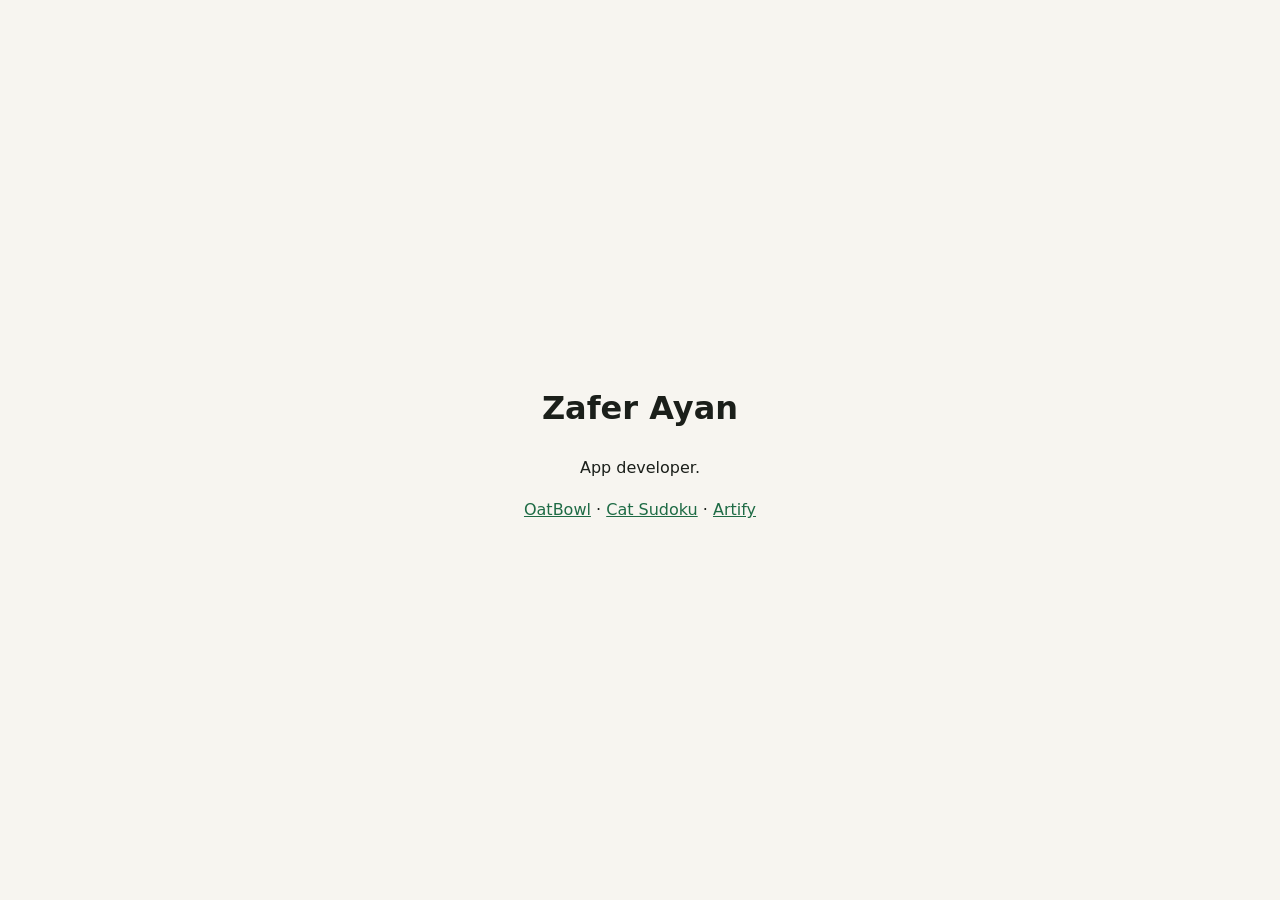
<file: index.html>
<!doctype html>
<html lang="en">
  <head>
    <meta charset="utf-8" />
    <meta name="viewport" content="width=device-width, initial-scale=1" />
    <title>Zafer Ayan</title>
    <style>
      body { margin: 0; min-height: 100vh; display: grid; place-items: center;
             font: 16px/1.6 -apple-system, system-ui, sans-serif; color: #1b1f1a; background: #f7f5f0; }
      main { padding: 24px; text-align: center; }
      a { color: #1e6b45; }
    </style>
  </head>
  <body>
    <main>
      <h1>Zafer Ayan</h1>
      <p>App developer.</p>
      <p><a href="/oatbowl-site/">OatBowl</a> · <a href="/cat-sudoku/">Cat Sudoku</a> · <a href="/artify/">Artify</a></p>
    </main>
  </body>
</html>
</file>
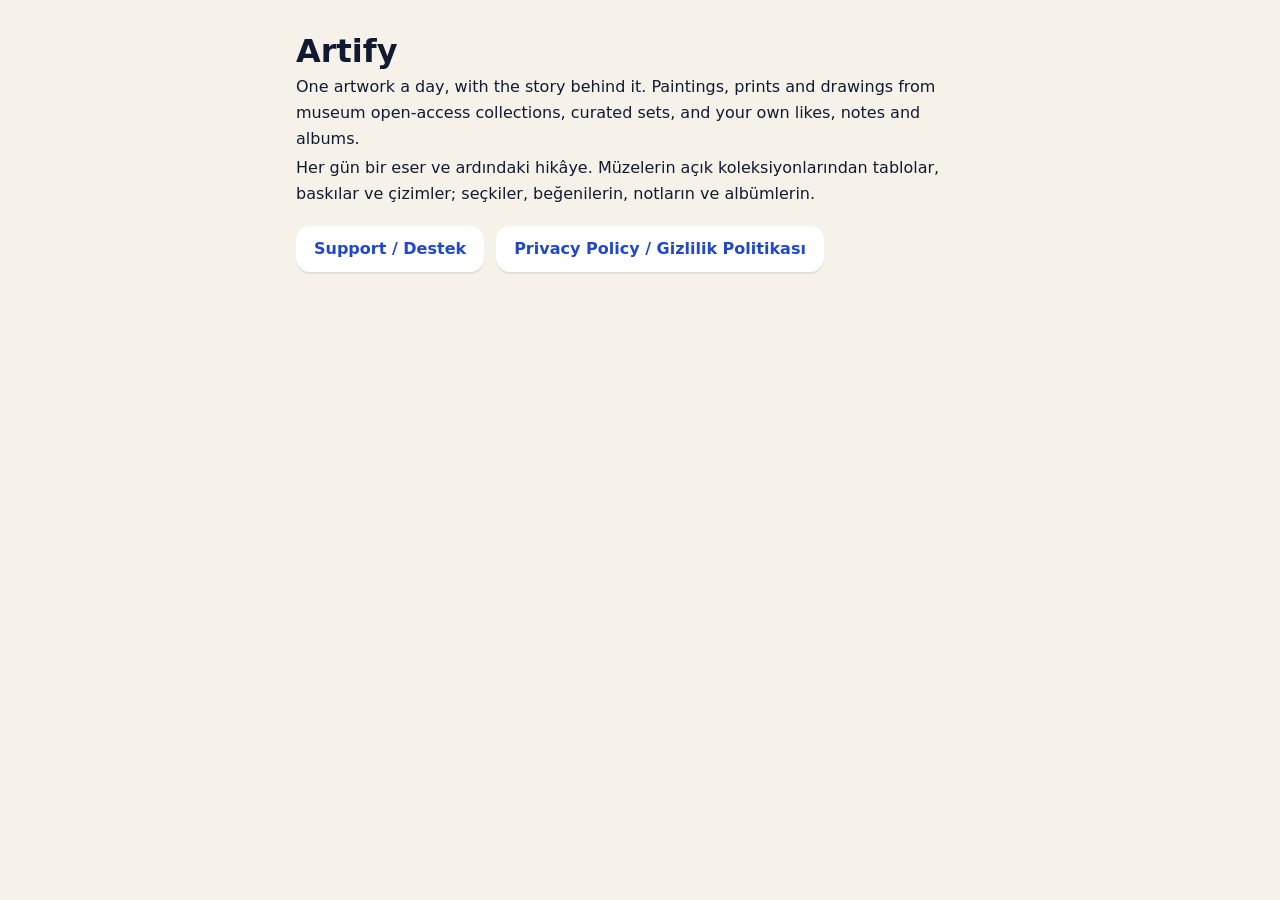
<file: artify/index.html>
<!doctype html>
<html lang="en">
  <head>
    <meta charset="utf-8" />
    <meta name="viewport" content="width=device-width, initial-scale=1" />
    <title>Artify – A masterpiece every day</title>
    <link rel="stylesheet" href="style.css" />
  </head>
  <body>
    <main>
      <h1>Artify</h1>
      <p>One artwork a day, with the story behind it. Paintings, prints and drawings from museum open-access collections, curated sets, and your own likes, notes and albums.</p>
      <p lang="tr">Her gün bir eser ve ardındaki hikâye. Müzelerin açık koleksiyonlarından tablolar, baskılar ve çizimler; seçkiler, beğenilerin, notların ve albümlerin.</p>
      <div class="links">
        <a href="support/">Support / Destek</a>
        <a href="privacy/">Privacy Policy / Gizlilik Politikası</a>
      </div>
    </main>
  </body>
</html>
</file>
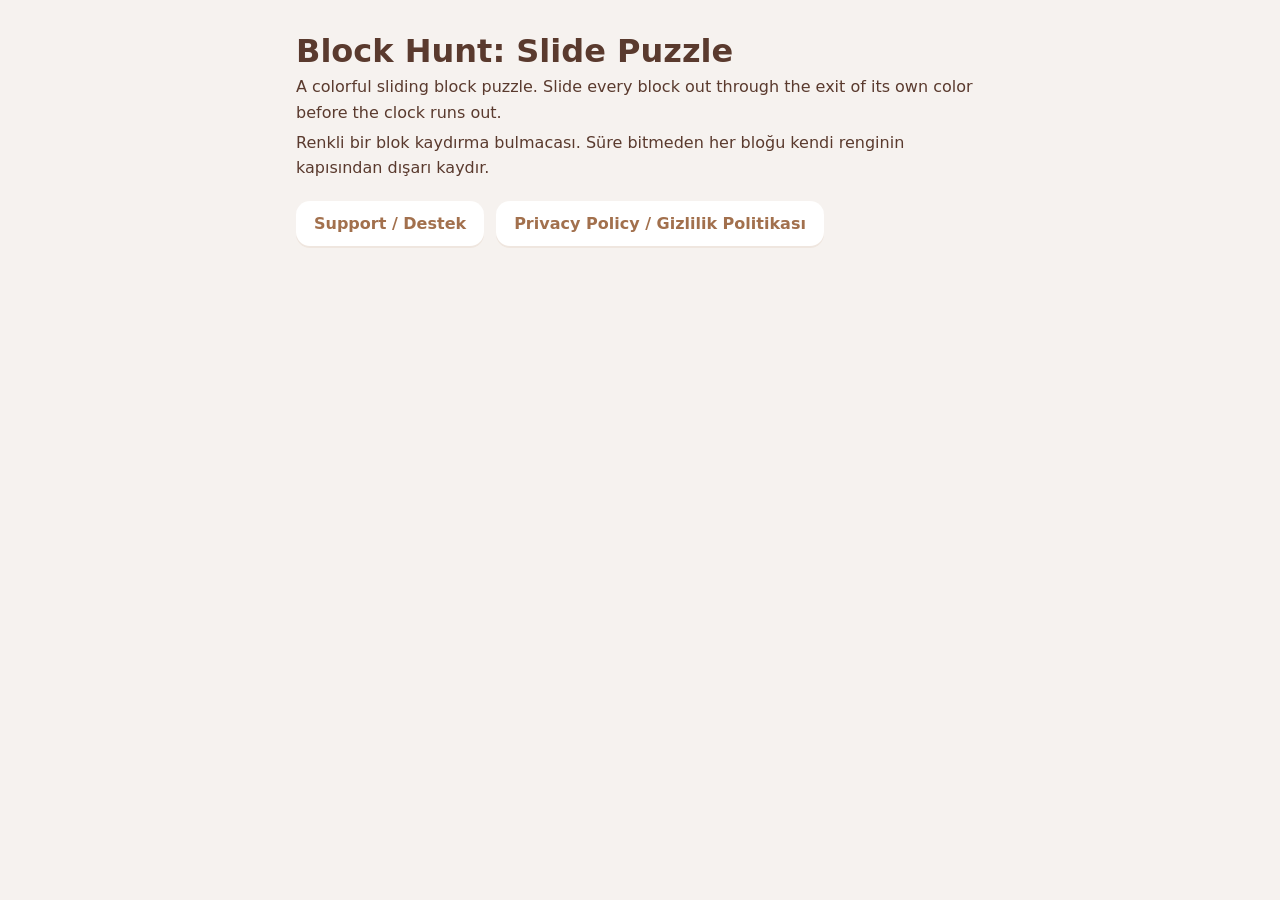
<file: block-hunt/index.html>
<!doctype html>
<html lang="en">
  <head>
    <meta charset="utf-8" />
    <meta name="viewport" content="width=device-width, initial-scale=1" />
    <title>Block Hunt: Slide Puzzle</title>
    <link rel="stylesheet" href="style.css" />
  </head>
  <body>
    <main>
      <h1>Block Hunt: Slide Puzzle</h1>
      <p>A colorful sliding block puzzle. Slide every block out through the exit of its own color before the clock runs out.</p>
      <p lang="tr">Renkli bir blok kaydırma bulmacası. Süre bitmeden her bloğu kendi renginin kapısından dışarı kaydır.</p>
      <div class="links">
        <a href="support/">Support / Destek</a>
        <a href="privacy/">Privacy Policy / Gizlilik Politikası</a>
      </div>
    </main>
  </body>
</html>
</file>
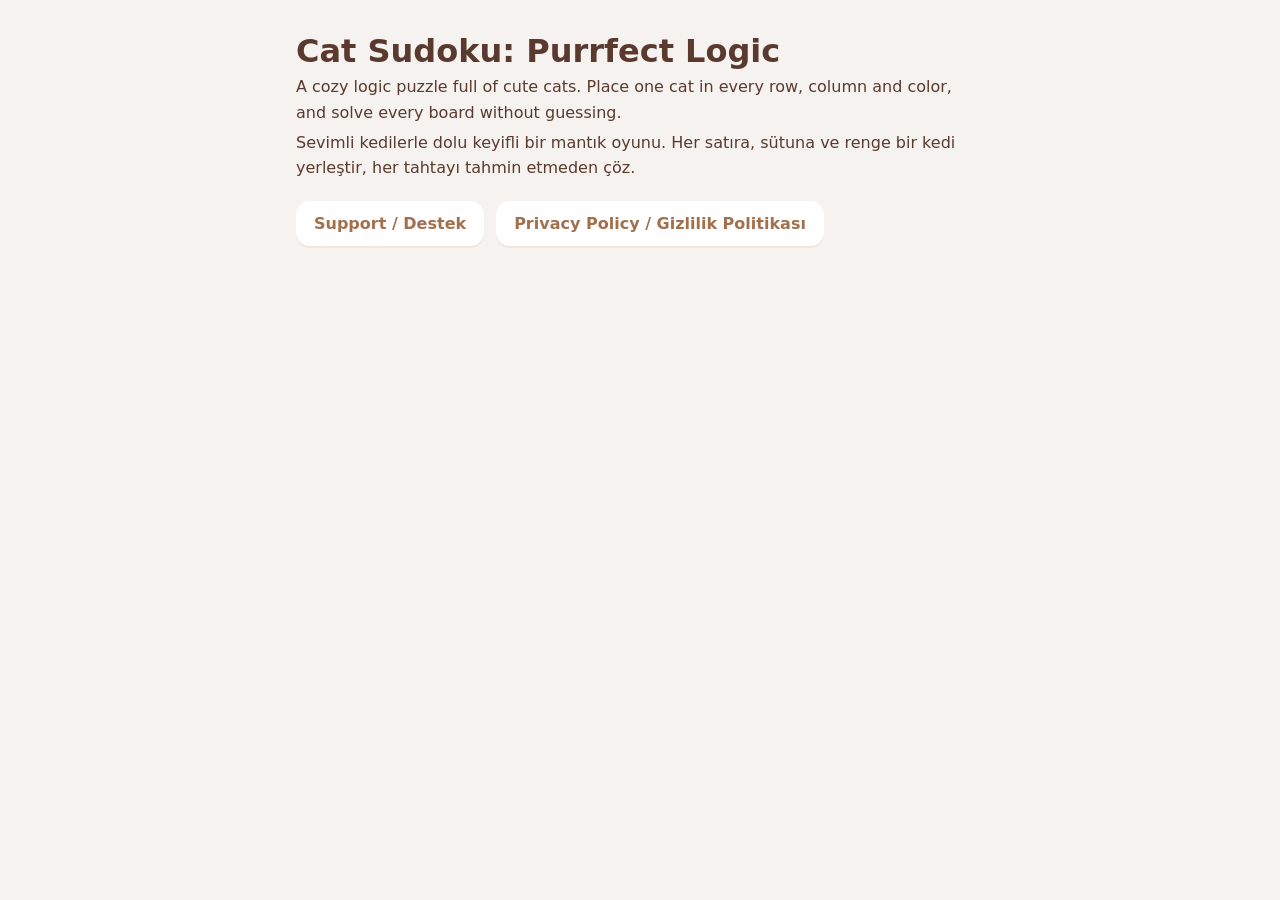
<file: cat-sudoku/index.html>
<!doctype html>
<html lang="en">
  <head>
    <meta charset="utf-8" />
    <meta name="viewport" content="width=device-width, initial-scale=1" />
    <title>Cat Sudoku: Purrfect Logic</title>
    <link rel="stylesheet" href="style.css" />
  </head>
  <body>
    <main>
      <h1>Cat Sudoku: Purrfect Logic</h1>
      <p>A cozy logic puzzle full of cute cats. Place one cat in every row, column and color, and solve every board without guessing.</p>
      <p lang="tr">Sevimli kedilerle dolu keyifli bir mantık oyunu. Her satıra, sütuna ve renge bir kedi yerleştir, her tahtayı tahmin etmeden çöz.</p>
      <div class="links">
        <a href="support/">Support / Destek</a>
        <a href="privacy/">Privacy Policy / Gizlilik Politikası</a>
      </div>
    </main>
  </body>
</html>
</file>
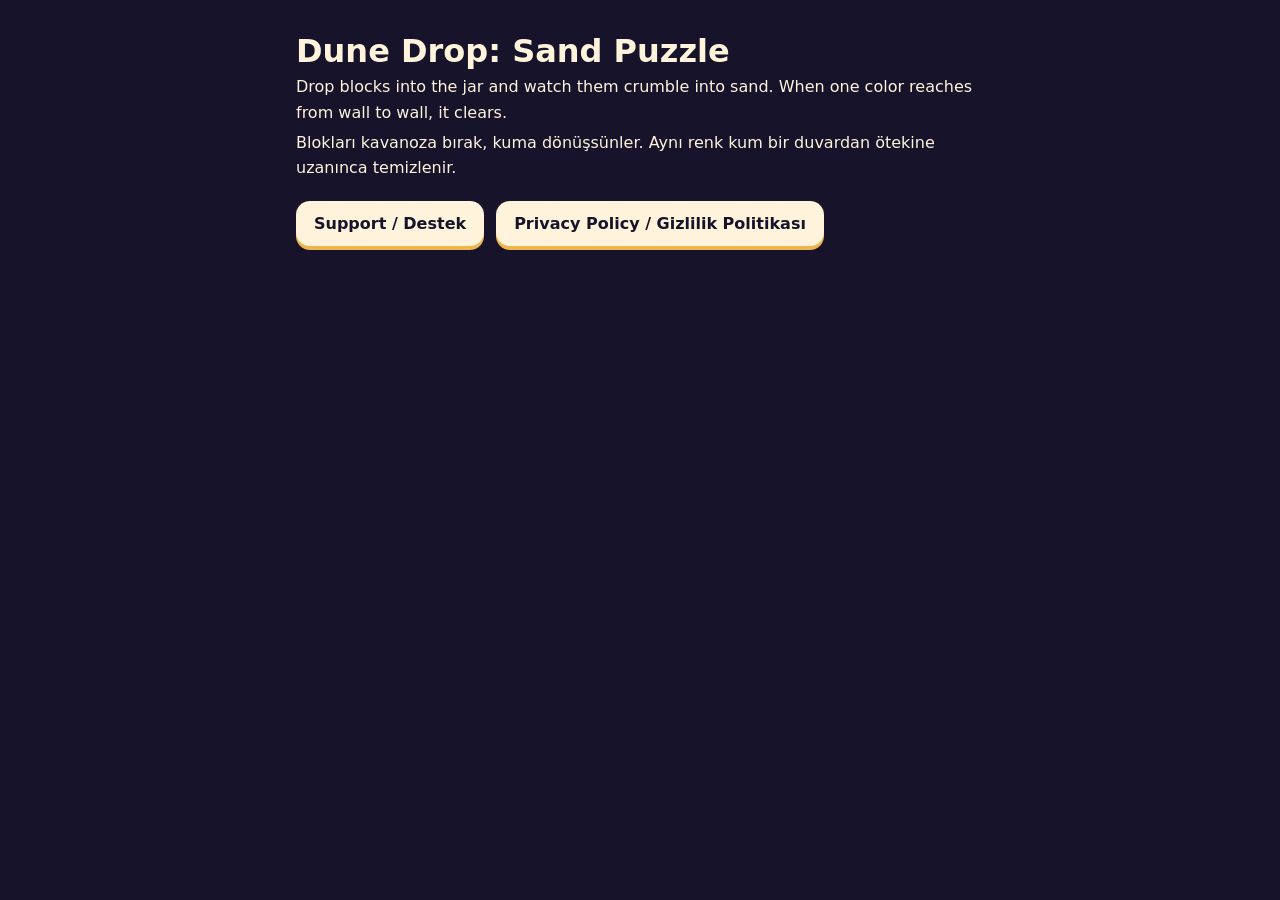
<file: dune-drop/index.html>
<!doctype html>
<html lang="en">
  <head>
    <meta charset="utf-8" />
    <meta name="viewport" content="width=device-width, initial-scale=1" />
    <title>Dune Drop: Sand Puzzle</title>
    <link rel="stylesheet" href="style.css" />
  </head>
  <body>
    <main>
      <h1>Dune Drop: Sand Puzzle</h1>
      <p>Drop blocks into the jar and watch them crumble into sand. When one color reaches from wall to wall, it clears.</p>
      <p lang="tr">Blokları kavanoza bırak, kuma dönüşsünler. Aynı renk kum bir duvardan ötekine uzanınca temizlenir.</p>
      <div class="links">
        <a href="support/">Support / Destek</a>
        <a href="privacy/">Privacy Policy / Gizlilik Politikası</a>
      </div>
    </main>
  </body>
</html>
</file>
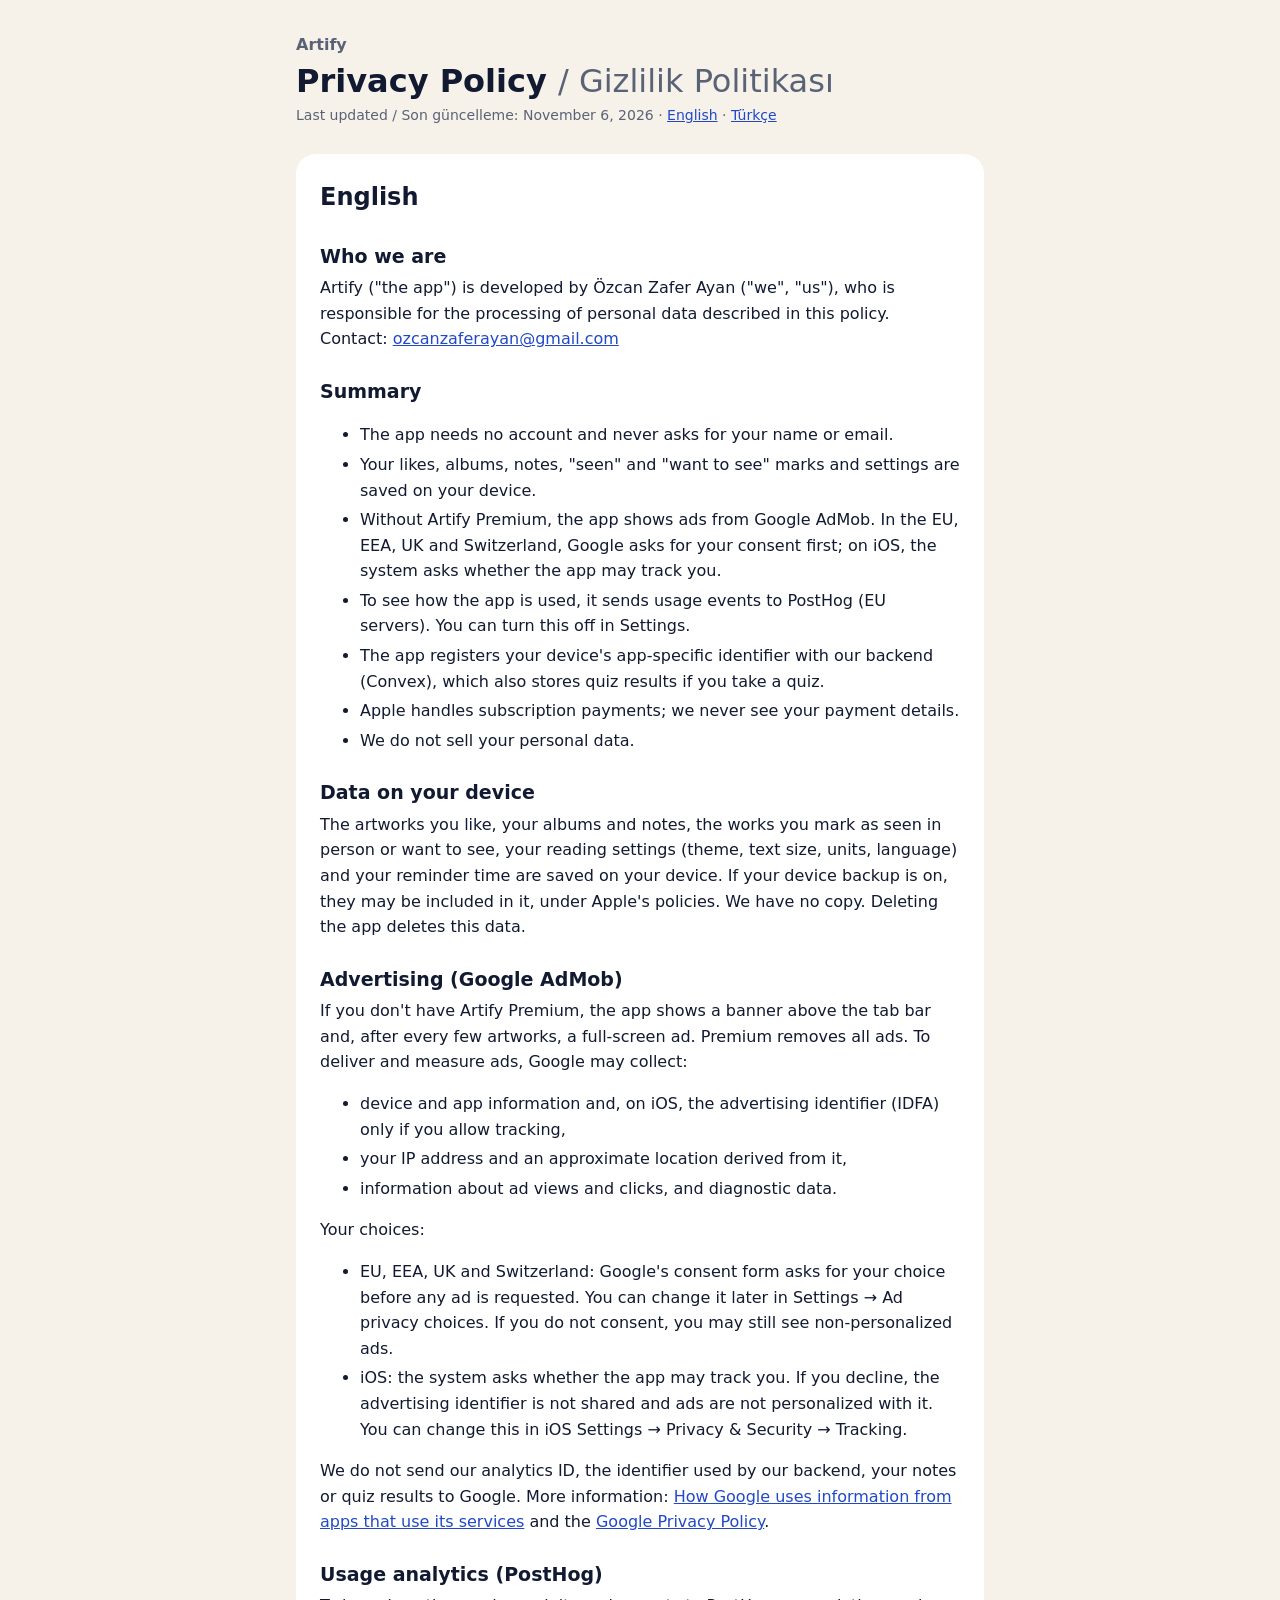
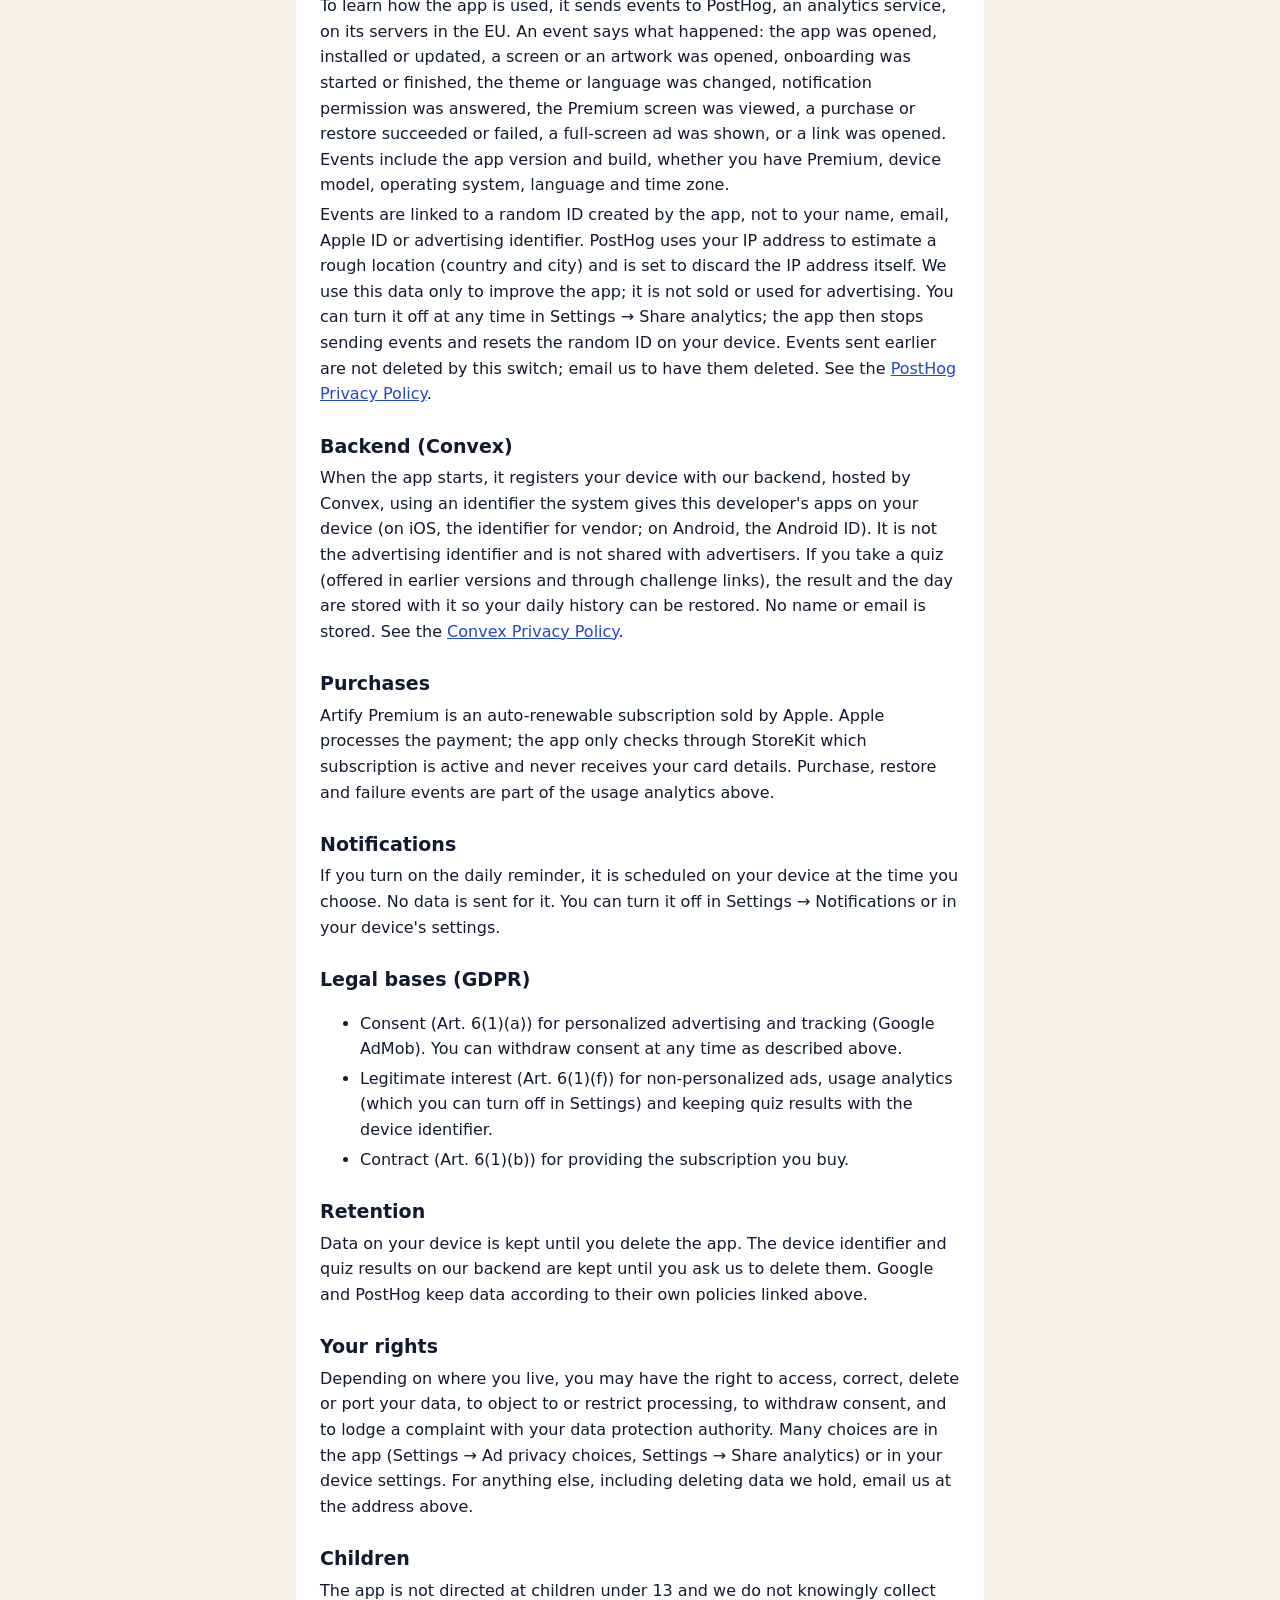
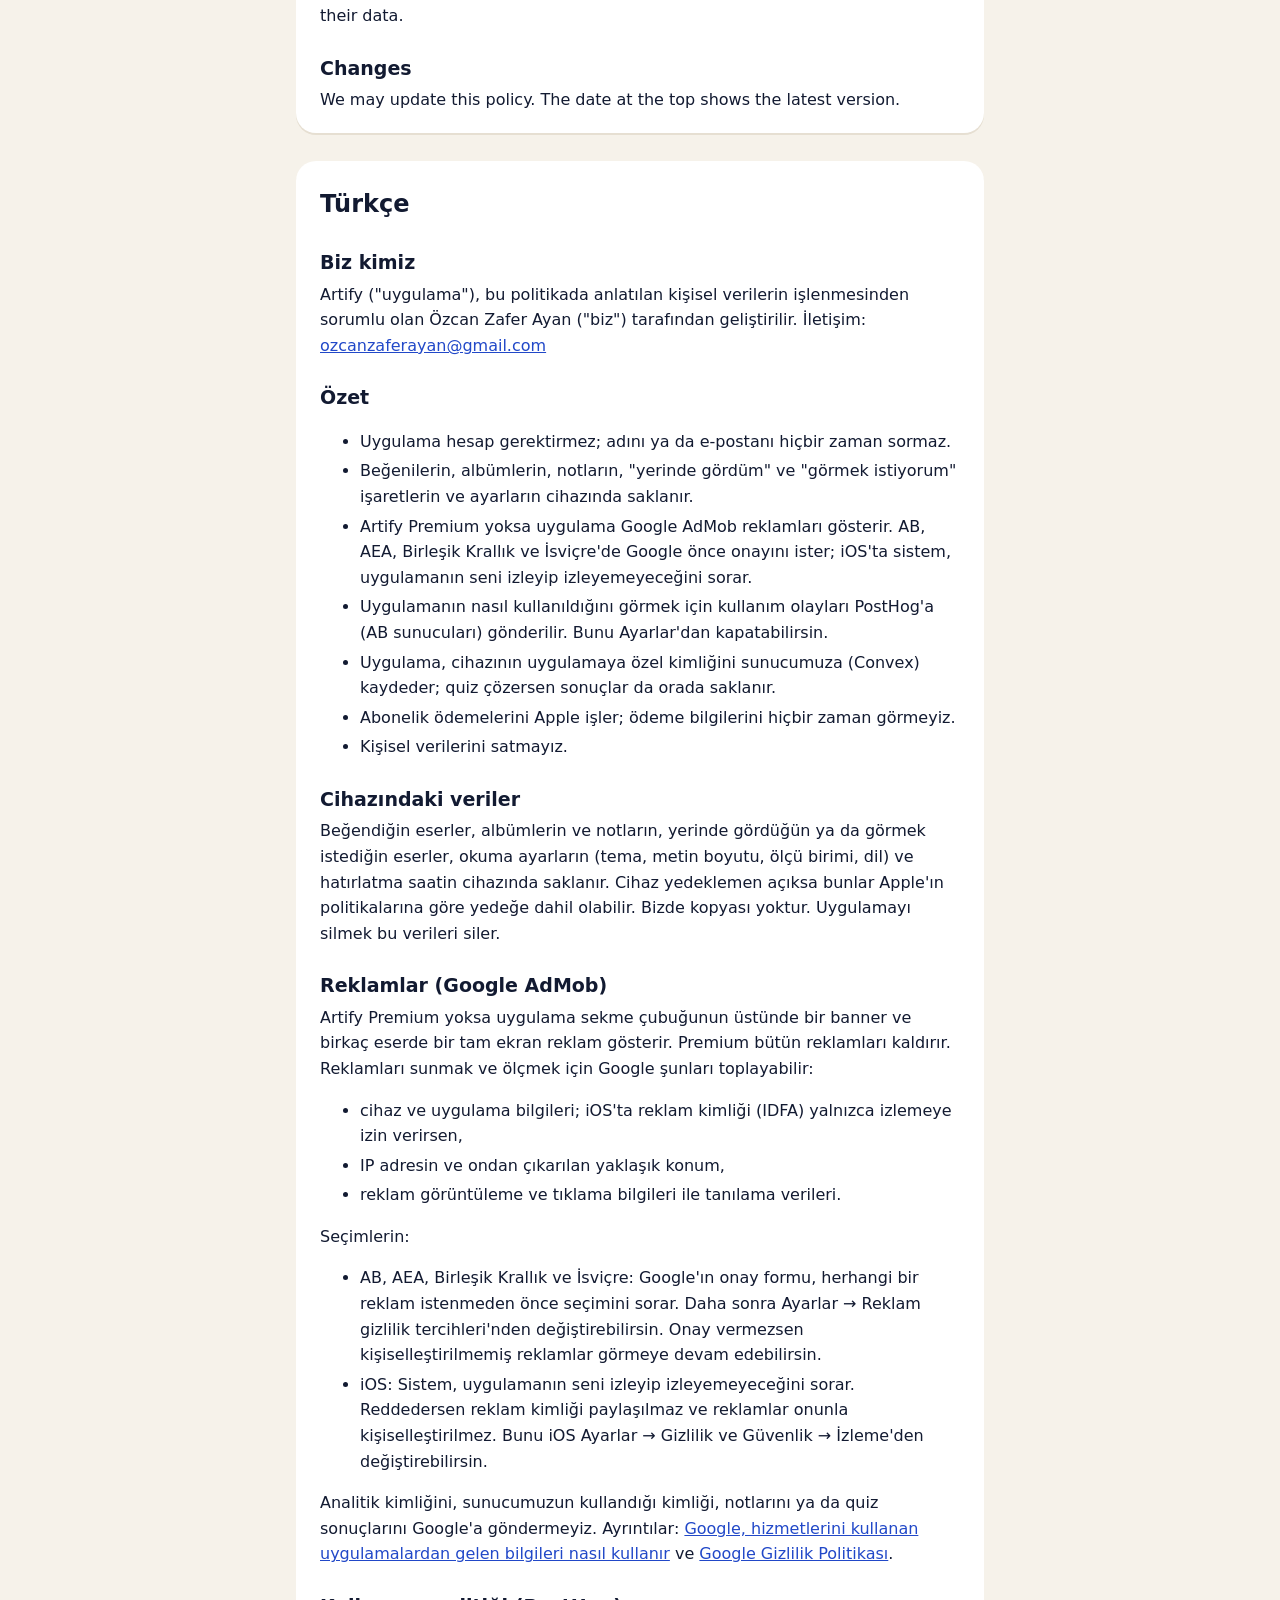
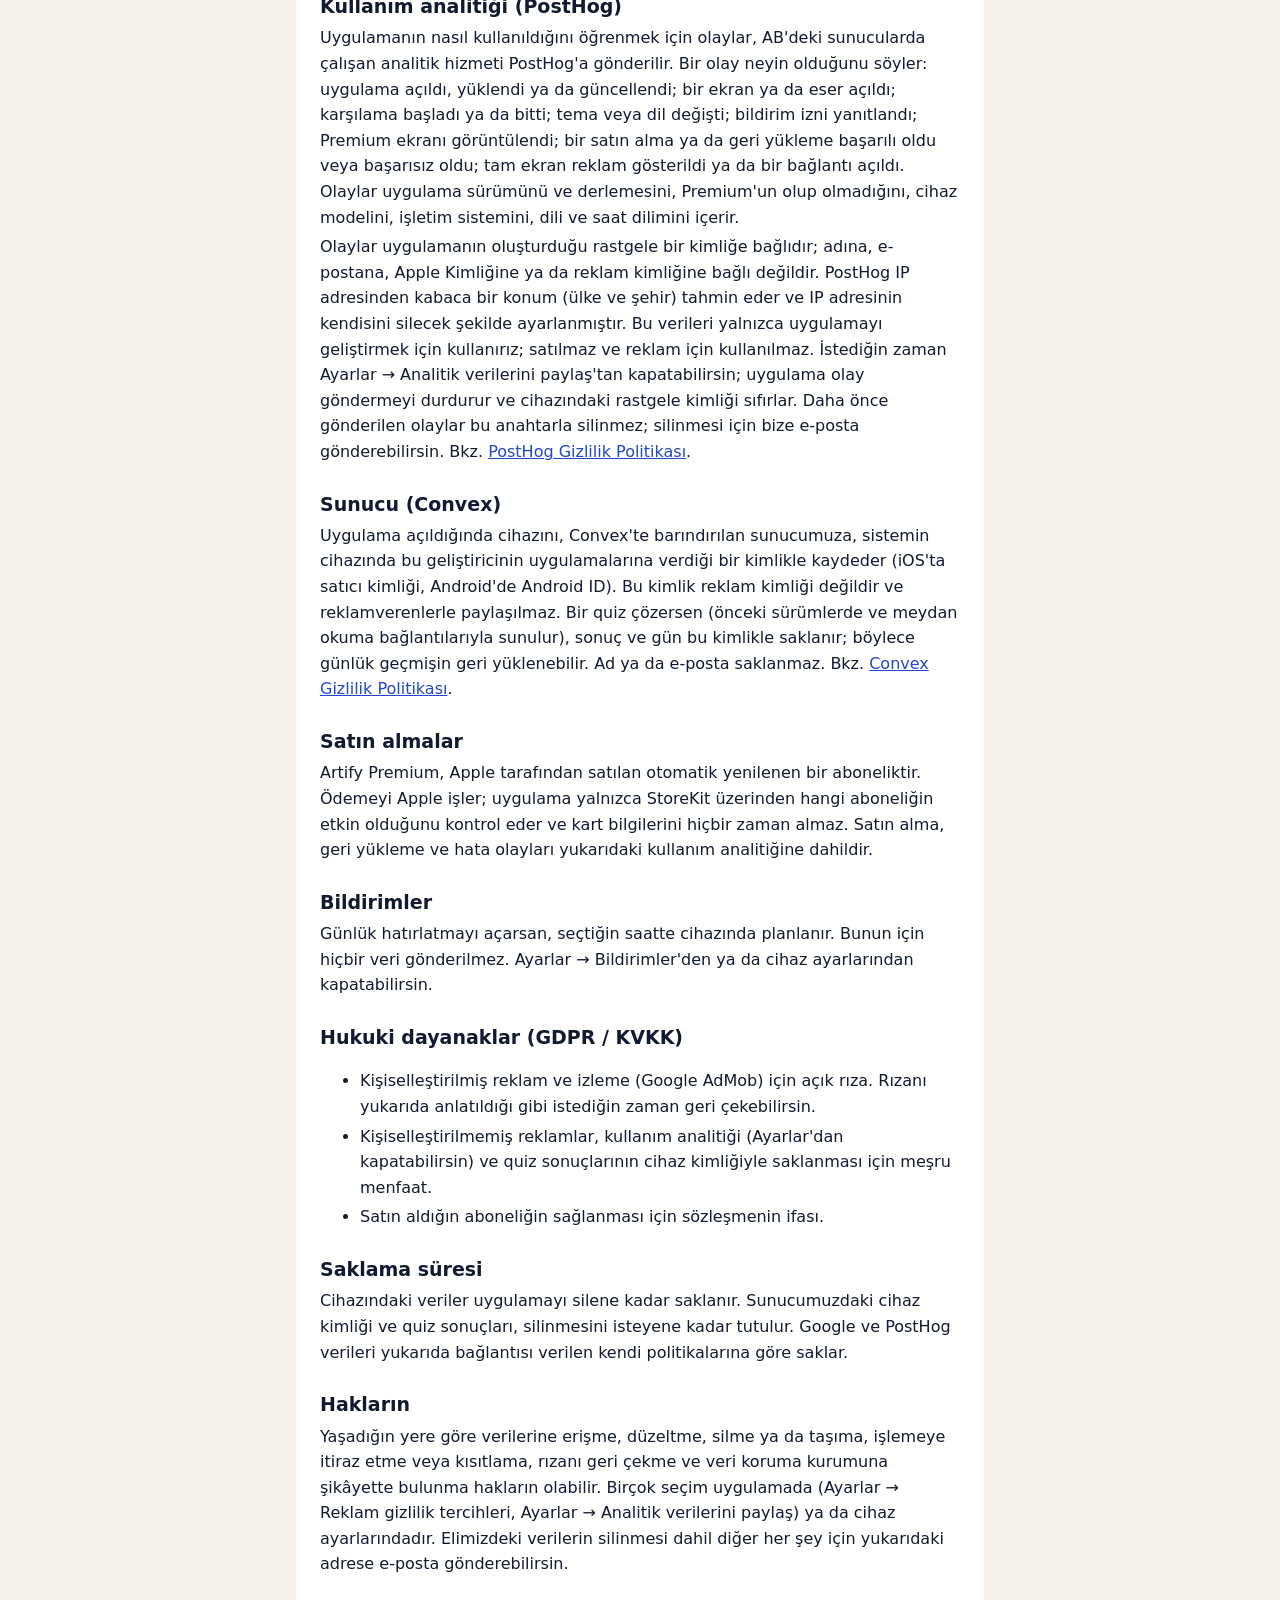
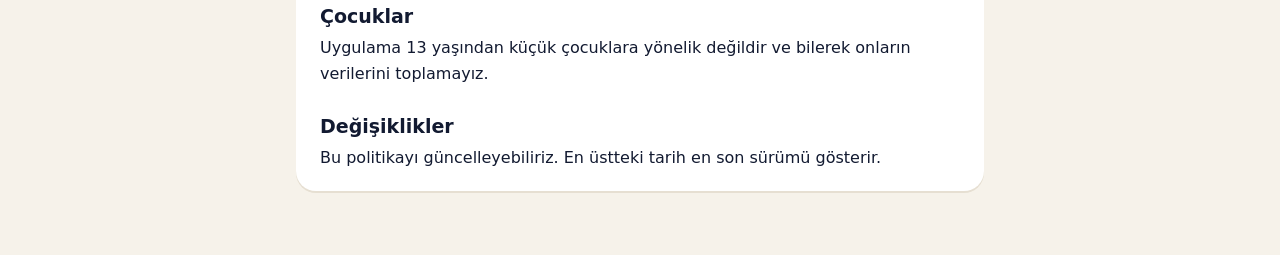
<file: artify/privacy/index.html>
<!doctype html>
<html lang="en">
  <head>
    <meta charset="utf-8" />
    <meta name="viewport" content="width=device-width, initial-scale=1" />
    <title>Artify – Privacy Policy</title>
    <link rel="stylesheet" href="../style.css" />
  </head>
  <body>
    <main>
      <p class="app"><a href="../">Artify</a></p>
      <h1>Privacy Policy <span>/ Gizlilik Politikası</span></h1>
      <p class="meta">Last updated / Son güncelleme: November 6, 2026 · <a href="#en">English</a> · <a href="#tr">Türkçe</a></p>

      <section id="en" lang="en">
        <h2>English</h2>

        <h3>Who we are</h3>
        <p>Artify ("the app") is developed by Özcan Zafer Ayan ("we", "us"), who is responsible for the processing of personal data described in this policy. Contact: <a href="mailto:ozcanzaferayan@gmail.com">ozcanzaferayan@gmail.com</a></p>

        <h3>Summary</h3>
        <ul>
          <li>The app needs no account and never asks for your name or email.</li>
          <li>Your likes, albums, notes, "seen" and "want to see" marks and settings are saved on your device.</li>
          <li>Without Artify Premium, the app shows ads from Google AdMob. In the EU, EEA, UK and Switzerland, Google asks for your consent first; on iOS, the system asks whether the app may track you.</li>
          <li>To see how the app is used, it sends usage events to PostHog (EU servers). You can turn this off in Settings.</li>
          <li>The app registers your device's app-specific identifier with our backend (Convex), which also stores quiz results if you take a quiz.</li>
          <li>Apple handles subscription payments; we never see your payment details.</li>
          <li>We do not sell your personal data.</li>
        </ul>

        <h3>Data on your device</h3>
        <p>The artworks you like, your albums and notes, the works you mark as seen in person or want to see, your reading settings (theme, text size, units, language) and your reminder time are saved on your device. If your device backup is on, they may be included in it, under Apple's policies. We have no copy. Deleting the app deletes this data.</p>

        <h3>Advertising (Google AdMob)</h3>
        <p>If you don't have Artify Premium, the app shows a banner above the tab bar and, after every few artworks, a full-screen ad. Premium removes all ads. To deliver and measure ads, Google may collect:</p>
        <ul>
          <li>device and app information and, on iOS, the advertising identifier (IDFA) only if you allow tracking,</li>
          <li>your IP address and an approximate location derived from it,</li>
          <li>information about ad views and clicks, and diagnostic data.</li>
        </ul>
        <p>Your choices:</p>
        <ul>
          <li>EU, EEA, UK and Switzerland: Google's consent form asks for your choice before any ad is requested. You can change it later in Settings → Ad privacy choices. If you do not consent, you may still see non-personalized ads.</li>
          <li>iOS: the system asks whether the app may track you. If you decline, the advertising identifier is not shared and ads are not personalized with it. You can change this in iOS Settings → Privacy &amp; Security → Tracking.</li>
        </ul>
        <p>We do not send our analytics ID, the identifier used by our backend, your notes or quiz results to Google. More information: <a href="https://policies.google.com/technologies/partner-sites">How Google uses information from apps that use its services</a> and the <a href="https://policies.google.com/privacy">Google Privacy Policy</a>.</p>

        <h3>Usage analytics (PostHog)</h3>
        <p>To learn how the app is used, it sends events to PostHog, an analytics service, on its servers in the EU. An event says what happened: the app was opened, installed or updated, a screen or an artwork was opened, onboarding was started or finished, the theme or language was changed, notification permission was answered, the Premium screen was viewed, a purchase or restore succeeded or failed, a full-screen ad was shown, or a link was opened. Events include the app version and build, whether you have Premium, device model, operating system, language and time zone.</p>
        <p>Events are linked to a random ID created by the app, not to your name, email, Apple ID or advertising identifier. PostHog uses your IP address to estimate a rough location (country and city) and is set to discard the IP address itself. We use this data only to improve the app; it is not sold or used for advertising. You can turn it off at any time in Settings → Share analytics; the app then stops sending events and resets the random ID on your device. Events sent earlier are not deleted by this switch; email us to have them deleted. See the <a href="https://posthog.com/privacy">PostHog Privacy Policy</a>.</p>

        <h3>Backend (Convex)</h3>
        <p>When the app starts, it registers your device with our backend, hosted by Convex, using an identifier the system gives this developer's apps on your device (on iOS, the identifier for vendor; on Android, the Android ID). It is not the advertising identifier and is not shared with advertisers. If you take a quiz (offered in earlier versions and through challenge links), the result and the day are stored with it so your daily history can be restored. No name or email is stored. See the <a href="https://www.convex.dev/legal/privacy">Convex Privacy Policy</a>.</p>

        <h3>Purchases</h3>
        <p>Artify Premium is an auto-renewable subscription sold by Apple. Apple processes the payment; the app only checks through StoreKit which subscription is active and never receives your card details. Purchase, restore and failure events are part of the usage analytics above.</p>

        <h3>Notifications</h3>
        <p>If you turn on the daily reminder, it is scheduled on your device at the time you choose. No data is sent for it. You can turn it off in Settings → Notifications or in your device's settings.</p>

        <h3>Legal bases (GDPR)</h3>
        <ul>
          <li>Consent (Art. 6(1)(a)) for personalized advertising and tracking (Google AdMob). You can withdraw consent at any time as described above.</li>
          <li>Legitimate interest (Art. 6(1)(f)) for non-personalized ads, usage analytics (which you can turn off in Settings) and keeping quiz results with the device identifier.</li>
          <li>Contract (Art. 6(1)(b)) for providing the subscription you buy.</li>
        </ul>

        <h3>Retention</h3>
        <p>Data on your device is kept until you delete the app. The device identifier and quiz results on our backend are kept until you ask us to delete them. Google and PostHog keep data according to their own policies linked above.</p>

        <h3>Your rights</h3>
        <p>Depending on where you live, you may have the right to access, correct, delete or port your data, to object to or restrict processing, to withdraw consent, and to lodge a complaint with your data protection authority. Many choices are in the app (Settings → Ad privacy choices, Settings → Share analytics) or in your device settings. For anything else, including deleting data we hold, email us at the address above.</p>

        <h3>Children</h3>
        <p>The app is not directed at children under 13 and we do not knowingly collect their data.</p>

        <h3>Changes</h3>
        <p>We may update this policy. The date at the top shows the latest version.</p>
      </section>

      <section id="tr" lang="tr">
        <h2>Türkçe</h2>

        <h3>Biz kimiz</h3>
        <p>Artify ("uygulama"), bu politikada anlatılan kişisel verilerin işlenmesinden sorumlu olan Özcan Zafer Ayan ("biz") tarafından geliştirilir. İletişim: <a href="mailto:ozcanzaferayan@gmail.com">ozcanzaferayan@gmail.com</a></p>

        <h3>Özet</h3>
        <ul>
          <li>Uygulama hesap gerektirmez; adını ya da e-postanı hiçbir zaman sormaz.</li>
          <li>Beğenilerin, albümlerin, notların, "yerinde gördüm" ve "görmek istiyorum" işaretlerin ve ayarların cihazında saklanır.</li>
          <li>Artify Premium yoksa uygulama Google AdMob reklamları gösterir. AB, AEA, Birleşik Krallık ve İsviçre'de Google önce onayını ister; iOS'ta sistem, uygulamanın seni izleyip izleyemeyeceğini sorar.</li>
          <li>Uygulamanın nasıl kullanıldığını görmek için kullanım olayları PostHog'a (AB sunucuları) gönderilir. Bunu Ayarlar'dan kapatabilirsin.</li>
          <li>Uygulama, cihazının uygulamaya özel kimliğini sunucumuza (Convex) kaydeder; quiz çözersen sonuçlar da orada saklanır.</li>
          <li>Abonelik ödemelerini Apple işler; ödeme bilgilerini hiçbir zaman görmeyiz.</li>
          <li>Kişisel verilerini satmayız.</li>
        </ul>

        <h3>Cihazındaki veriler</h3>
        <p>Beğendiğin eserler, albümlerin ve notların, yerinde gördüğün ya da görmek istediğin eserler, okuma ayarların (tema, metin boyutu, ölçü birimi, dil) ve hatırlatma saatin cihazında saklanır. Cihaz yedeklemen açıksa bunlar Apple'ın politikalarına göre yedeğe dahil olabilir. Bizde kopyası yoktur. Uygulamayı silmek bu verileri siler.</p>

        <h3>Reklamlar (Google AdMob)</h3>
        <p>Artify Premium yoksa uygulama sekme çubuğunun üstünde bir banner ve birkaç eserde bir tam ekran reklam gösterir. Premium bütün reklamları kaldırır. Reklamları sunmak ve ölçmek için Google şunları toplayabilir:</p>
        <ul>
          <li>cihaz ve uygulama bilgileri; iOS'ta reklam kimliği (IDFA) yalnızca izlemeye izin verirsen,</li>
          <li>IP adresin ve ondan çıkarılan yaklaşık konum,</li>
          <li>reklam görüntüleme ve tıklama bilgileri ile tanılama verileri.</li>
        </ul>
        <p>Seçimlerin:</p>
        <ul>
          <li>AB, AEA, Birleşik Krallık ve İsviçre: Google'ın onay formu, herhangi bir reklam istenmeden önce seçimini sorar. Daha sonra Ayarlar → Reklam gizlilik tercihleri'nden değiştirebilirsin. Onay vermezsen kişiselleştirilmemiş reklamlar görmeye devam edebilirsin.</li>
          <li>iOS: Sistem, uygulamanın seni izleyip izleyemeyeceğini sorar. Reddedersen reklam kimliği paylaşılmaz ve reklamlar onunla kişiselleştirilmez. Bunu iOS Ayarlar → Gizlilik ve Güvenlik → İzleme'den değiştirebilirsin.</li>
        </ul>
        <p>Analitik kimliğini, sunucumuzun kullandığı kimliği, notlarını ya da quiz sonuçlarını Google'a göndermeyiz. Ayrıntılar: <a href="https://policies.google.com/technologies/partner-sites?hl=tr">Google, hizmetlerini kullanan uygulamalardan gelen bilgileri nasıl kullanır</a> ve <a href="https://policies.google.com/privacy?hl=tr">Google Gizlilik Politikası</a>.</p>

        <h3>Kullanım analitiği (PostHog)</h3>
        <p>Uygulamanın nasıl kullanıldığını öğrenmek için olaylar, AB'deki sunucularda çalışan analitik hizmeti PostHog'a gönderilir. Bir olay neyin olduğunu söyler: uygulama açıldı, yüklendi ya da güncellendi; bir ekran ya da eser açıldı; karşılama başladı ya da bitti; tema veya dil değişti; bildirim izni yanıtlandı; Premium ekranı görüntülendi; bir satın alma ya da geri yükleme başarılı oldu veya başarısız oldu; tam ekran reklam gösterildi ya da bir bağlantı açıldı. Olaylar uygulama sürümünü ve derlemesini, Premium'un olup olmadığını, cihaz modelini, işletim sistemini, dili ve saat dilimini içerir.</p>
        <p>Olaylar uygulamanın oluşturduğu rastgele bir kimliğe bağlıdır; adına, e-postana, Apple Kimliğine ya da reklam kimliğine bağlı değildir. PostHog IP adresinden kabaca bir konum (ülke ve şehir) tahmin eder ve IP adresinin kendisini silecek şekilde ayarlanmıştır. Bu verileri yalnızca uygulamayı geliştirmek için kullanırız; satılmaz ve reklam için kullanılmaz. İstediğin zaman Ayarlar → Analitik verilerini paylaş'tan kapatabilirsin; uygulama olay göndermeyi durdurur ve cihazındaki rastgele kimliği sıfırlar. Daha önce gönderilen olaylar bu anahtarla silinmez; silinmesi için bize e-posta gönderebilirsin. Bkz. <a href="https://posthog.com/privacy">PostHog Gizlilik Politikası</a>.</p>

        <h3>Sunucu (Convex)</h3>
        <p>Uygulama açıldığında cihazını, Convex'te barındırılan sunucumuza, sistemin cihazında bu geliştiricinin uygulamalarına verdiği bir kimlikle kaydeder (iOS'ta satıcı kimliği, Android'de Android ID). Bu kimlik reklam kimliği değildir ve reklamverenlerle paylaşılmaz. Bir quiz çözersen (önceki sürümlerde ve meydan okuma bağlantılarıyla sunulur), sonuç ve gün bu kimlikle saklanır; böylece günlük geçmişin geri yüklenebilir. Ad ya da e-posta saklanmaz. Bkz. <a href="https://www.convex.dev/legal/privacy">Convex Gizlilik Politikası</a>.</p>

        <h3>Satın almalar</h3>
        <p>Artify Premium, Apple tarafından satılan otomatik yenilenen bir aboneliktir. Ödemeyi Apple işler; uygulama yalnızca StoreKit üzerinden hangi aboneliğin etkin olduğunu kontrol eder ve kart bilgilerini hiçbir zaman almaz. Satın alma, geri yükleme ve hata olayları yukarıdaki kullanım analitiğine dahildir.</p>

        <h3>Bildirimler</h3>
        <p>Günlük hatırlatmayı açarsan, seçtiğin saatte cihazında planlanır. Bunun için hiçbir veri gönderilmez. Ayarlar → Bildirimler'den ya da cihaz ayarlarından kapatabilirsin.</p>

        <h3>Hukuki dayanaklar (GDPR / KVKK)</h3>
        <ul>
          <li>Kişiselleştirilmiş reklam ve izleme (Google AdMob) için açık rıza. Rızanı yukarıda anlatıldığı gibi istediğin zaman geri çekebilirsin.</li>
          <li>Kişiselleştirilmemiş reklamlar, kullanım analitiği (Ayarlar'dan kapatabilirsin) ve quiz sonuçlarının cihaz kimliğiyle saklanması için meşru menfaat.</li>
          <li>Satın aldığın aboneliğin sağlanması için sözleşmenin ifası.</li>
        </ul>

        <h3>Saklama süresi</h3>
        <p>Cihazındaki veriler uygulamayı silene kadar saklanır. Sunucumuzdaki cihaz kimliği ve quiz sonuçları, silinmesini isteyene kadar tutulur. Google ve PostHog verileri yukarıda bağlantısı verilen kendi politikalarına göre saklar.</p>

        <h3>Hakların</h3>
        <p>Yaşadığın yere göre verilerine erişme, düzeltme, silme ya da taşıma, işlemeye itiraz etme veya kısıtlama, rızanı geri çekme ve veri koruma kurumuna şikâyette bulunma hakların olabilir. Birçok seçim uygulamada (Ayarlar → Reklam gizlilik tercihleri, Ayarlar → Analitik verilerini paylaş) ya da cihaz ayarlarındadır. Elimizdeki verilerin silinmesi dahil diğer her şey için yukarıdaki adrese e-posta gönderebilirsin.</p>

        <h3>Çocuklar</h3>
        <p>Uygulama 13 yaşından küçük çocuklara yönelik değildir ve bilerek onların verilerini toplamayız.</p>

        <h3>Değişiklikler</h3>
        <p>Bu politikayı güncelleyebiliriz. En üstteki tarih en son sürümü gösterir.</p>
      </section>
    </main>
  </body>
</html>
</file>
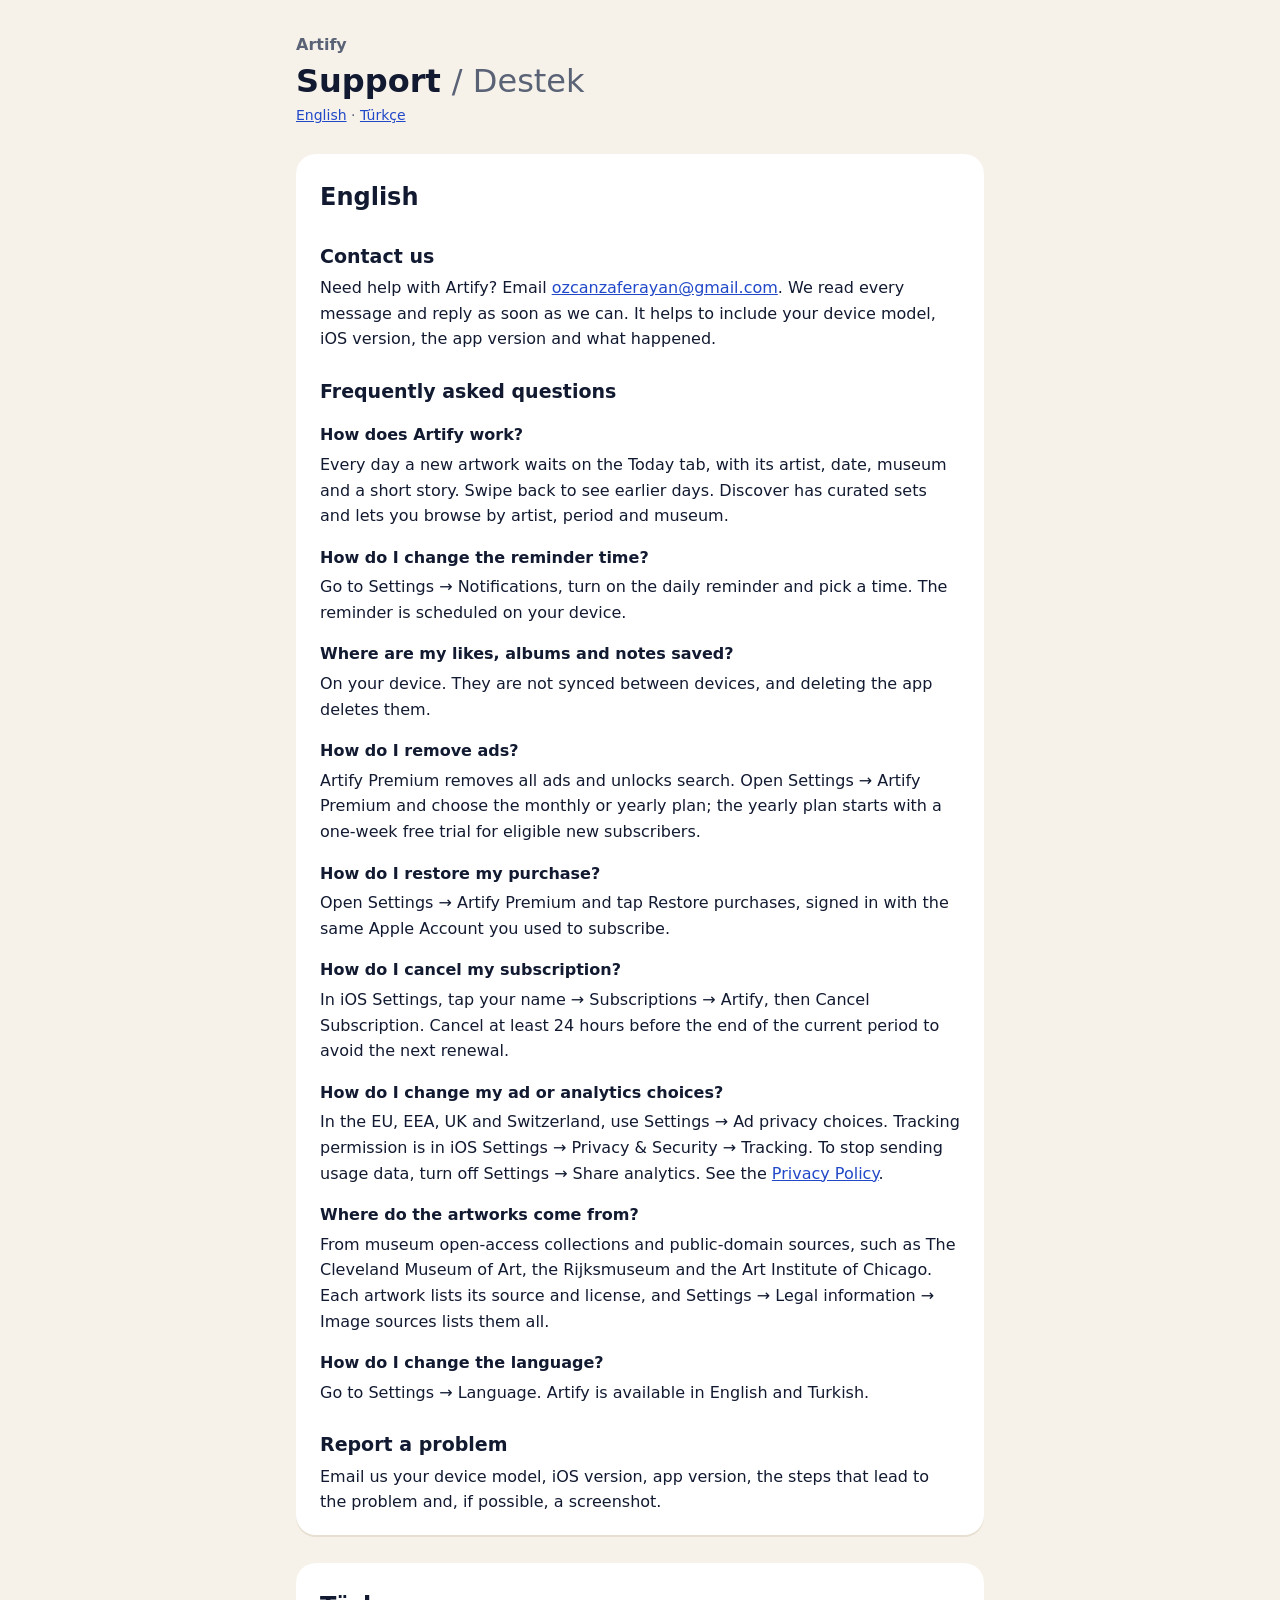
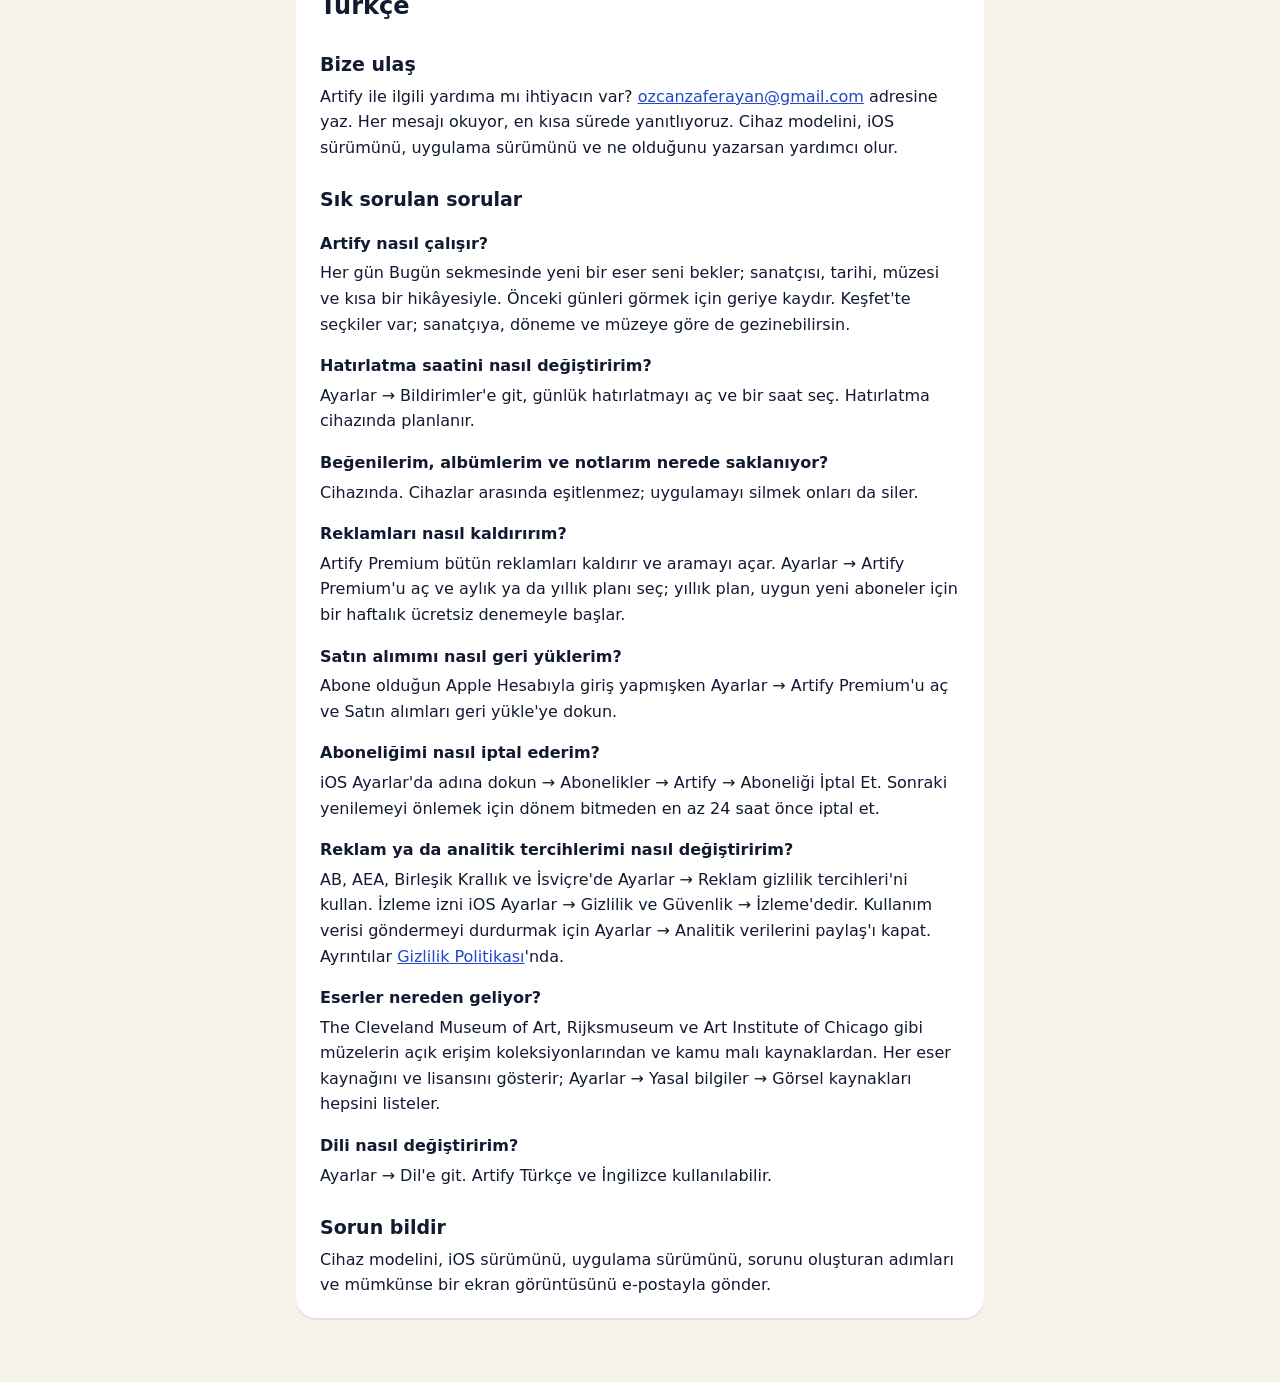
<file: artify/support/index.html>
<!doctype html>
<html lang="en">
  <head>
    <meta charset="utf-8" />
    <meta name="viewport" content="width=device-width, initial-scale=1" />
    <title>Artify – Support</title>
    <link rel="stylesheet" href="../style.css" />
  </head>
  <body>
    <main>
      <p class="app"><a href="../">Artify</a></p>
      <h1>Support <span>/ Destek</span></h1>
      <p class="meta"><a href="#en">English</a> · <a href="#tr">Türkçe</a></p>

      <section id="en" lang="en">
        <h2>English</h2>

        <h3>Contact us</h3>
        <p>Need help with Artify? Email <a href="mailto:ozcanzaferayan@gmail.com">ozcanzaferayan@gmail.com</a>. We read every message and reply as soon as we can. It helps to include your device model, iOS version, the app version and what happened.</p>

        <h3>Frequently asked questions</h3>

        <h4>How does Artify work?</h4>
        <p>Every day a new artwork waits on the Today tab, with its artist, date, museum and a short story. Swipe back to see earlier days. Discover has curated sets and lets you browse by artist, period and museum.</p>

        <h4>How do I change the reminder time?</h4>
        <p>Go to Settings → Notifications, turn on the daily reminder and pick a time. The reminder is scheduled on your device.</p>

        <h4>Where are my likes, albums and notes saved?</h4>
        <p>On your device. They are not synced between devices, and deleting the app deletes them.</p>

        <h4>How do I remove ads?</h4>
        <p>Artify Premium removes all ads and unlocks search. Open Settings → Artify Premium and choose the monthly or yearly plan; the yearly plan starts with a one-week free trial for eligible new subscribers.</p>

        <h4>How do I restore my purchase?</h4>
        <p>Open Settings → Artify Premium and tap Restore purchases, signed in with the same Apple Account you used to subscribe.</p>

        <h4>How do I cancel my subscription?</h4>
        <p>In iOS Settings, tap your name → Subscriptions → Artify, then Cancel Subscription. Cancel at least 24 hours before the end of the current period to avoid the next renewal.</p>

        <h4>How do I change my ad or analytics choices?</h4>
        <p>In the EU, EEA, UK and Switzerland, use Settings → Ad privacy choices. Tracking permission is in iOS Settings → Privacy &amp; Security → Tracking. To stop sending usage data, turn off Settings → Share analytics. See the <a href="../privacy/">Privacy Policy</a>.</p>

        <h4>Where do the artworks come from?</h4>
        <p>From museum open-access collections and public-domain sources, such as The Cleveland Museum of Art, the Rijksmuseum and the Art Institute of Chicago. Each artwork lists its source and license, and Settings → Legal information → Image sources lists them all.</p>

        <h4>How do I change the language?</h4>
        <p>Go to Settings → Language. Artify is available in English and Turkish.</p>

        <h3>Report a problem</h3>
        <p>Email us your device model, iOS version, app version, the steps that lead to the problem and, if possible, a screenshot.</p>
      </section>

      <section id="tr" lang="tr">
        <h2>Türkçe</h2>

        <h3>Bize ulaş</h3>
        <p>Artify ile ilgili yardıma mı ihtiyacın var? <a href="mailto:ozcanzaferayan@gmail.com">ozcanzaferayan@gmail.com</a> adresine yaz. Her mesajı okuyor, en kısa sürede yanıtlıyoruz. Cihaz modelini, iOS sürümünü, uygulama sürümünü ve ne olduğunu yazarsan yardımcı olur.</p>

        <h3>Sık sorulan sorular</h3>

        <h4>Artify nasıl çalışır?</h4>
        <p>Her gün Bugün sekmesinde yeni bir eser seni bekler; sanatçısı, tarihi, müzesi ve kısa bir hikâyesiyle. Önceki günleri görmek için geriye kaydır. Keşfet'te seçkiler var; sanatçıya, döneme ve müzeye göre de gezinebilirsin.</p>

        <h4>Hatırlatma saatini nasıl değiştiririm?</h4>
        <p>Ayarlar → Bildirimler'e git, günlük hatırlatmayı aç ve bir saat seç. Hatırlatma cihazında planlanır.</p>

        <h4>Beğenilerim, albümlerim ve notlarım nerede saklanıyor?</h4>
        <p>Cihazında. Cihazlar arasında eşitlenmez; uygulamayı silmek onları da siler.</p>

        <h4>Reklamları nasıl kaldırırım?</h4>
        <p>Artify Premium bütün reklamları kaldırır ve aramayı açar. Ayarlar → Artify Premium'u aç ve aylık ya da yıllık planı seç; yıllık plan, uygun yeni aboneler için bir haftalık ücretsiz denemeyle başlar.</p>

        <h4>Satın alımımı nasıl geri yüklerim?</h4>
        <p>Abone olduğun Apple Hesabıyla giriş yapmışken Ayarlar → Artify Premium'u aç ve Satın alımları geri yükle'ye dokun.</p>

        <h4>Aboneliğimi nasıl iptal ederim?</h4>
        <p>iOS Ayarlar'da adına dokun → Abonelikler → Artify → Aboneliği İptal Et. Sonraki yenilemeyi önlemek için dönem bitmeden en az 24 saat önce iptal et.</p>

        <h4>Reklam ya da analitik tercihlerimi nasıl değiştiririm?</h4>
        <p>AB, AEA, Birleşik Krallık ve İsviçre'de Ayarlar → Reklam gizlilik tercihleri'ni kullan. İzleme izni iOS Ayarlar → Gizlilik ve Güvenlik → İzleme'dedir. Kullanım verisi göndermeyi durdurmak için Ayarlar → Analitik verilerini paylaş'ı kapat. Ayrıntılar <a href="../privacy/#tr">Gizlilik Politikası</a>'nda.</p>

        <h4>Eserler nereden geliyor?</h4>
        <p>The Cleveland Museum of Art, Rijksmuseum ve Art Institute of Chicago gibi müzelerin açık erişim koleksiyonlarından ve kamu malı kaynaklardan. Her eser kaynağını ve lisansını gösterir; Ayarlar → Yasal bilgiler → Görsel kaynakları hepsini listeler.</p>

        <h4>Dili nasıl değiştiririm?</h4>
        <p>Ayarlar → Dil'e git. Artify Türkçe ve İngilizce kullanılabilir.</p>

        <h3>Sorun bildir</h3>
        <p>Cihaz modelini, iOS sürümünü, uygulama sürümünü, sorunu oluşturan adımları ve mümkünse bir ekran görüntüsünü e-postayla gönder.</p>
      </section>
    </main>
  </body>
</html>
</file>
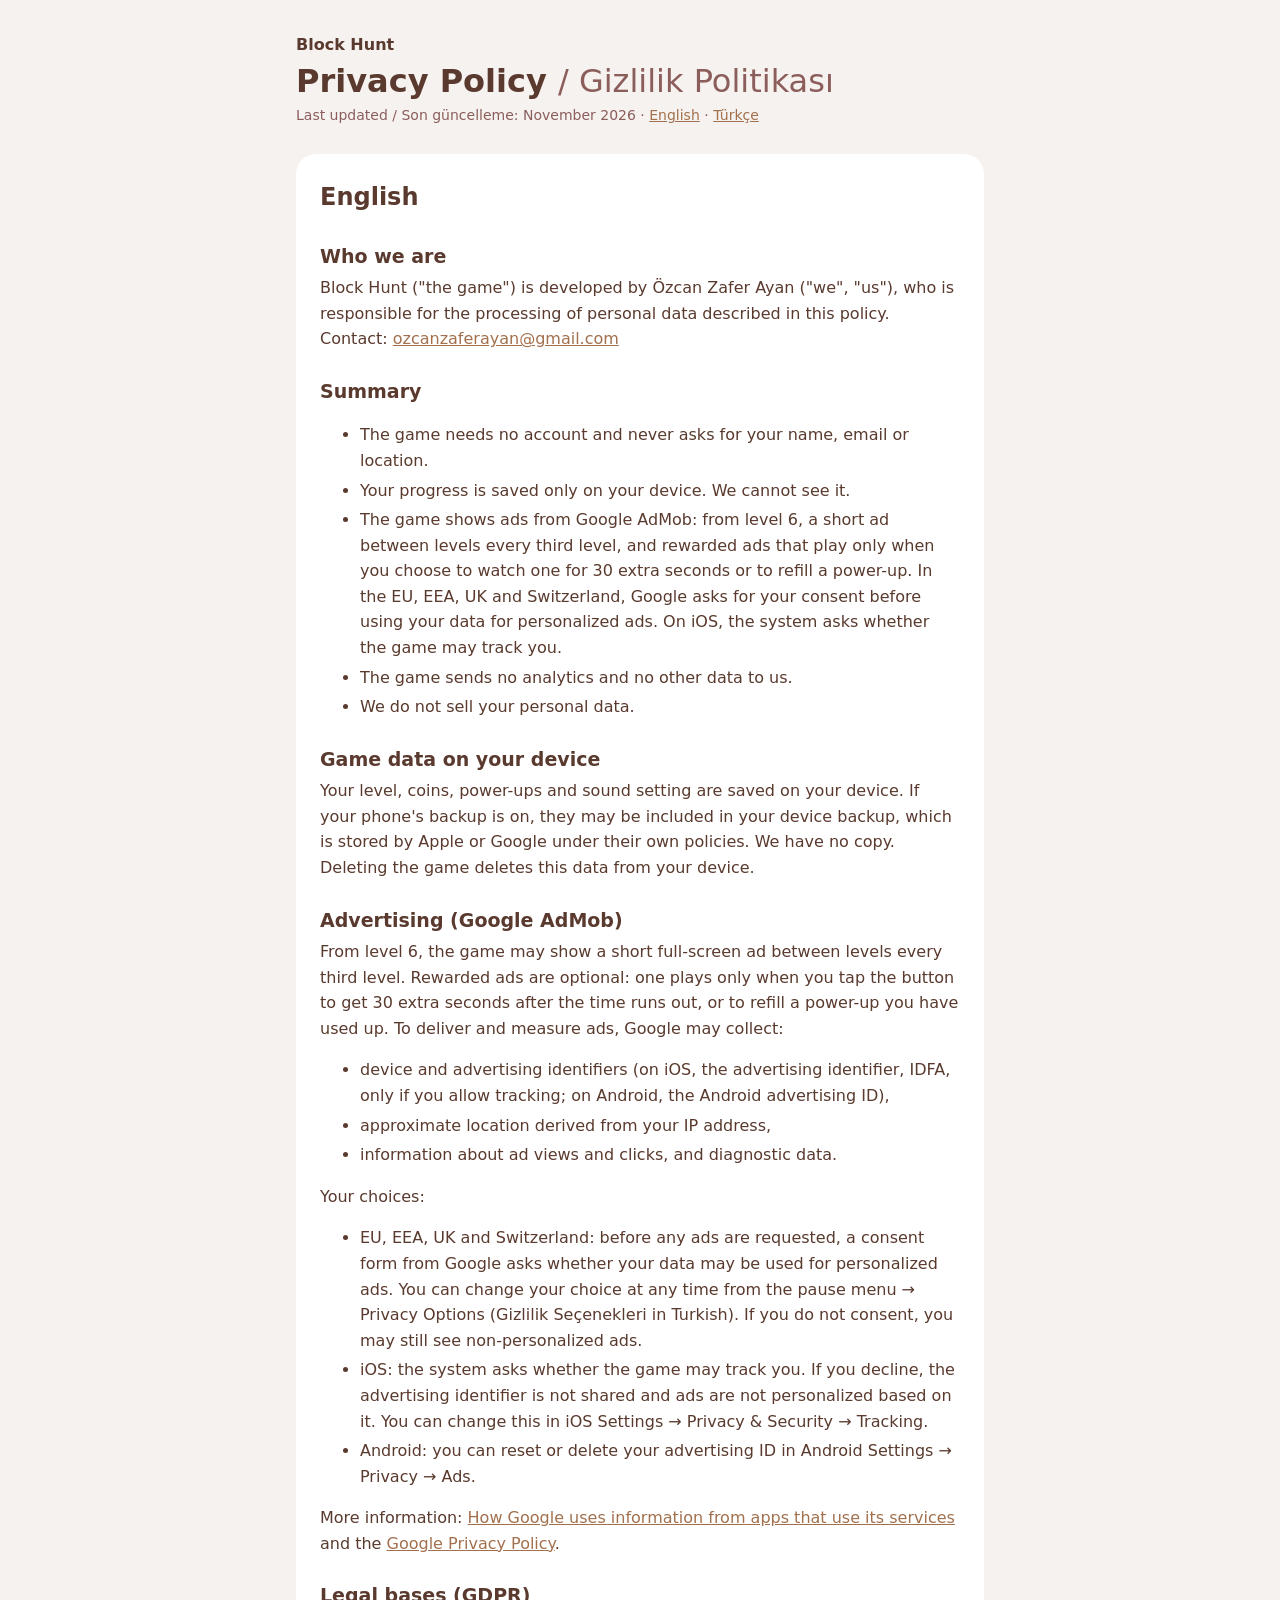
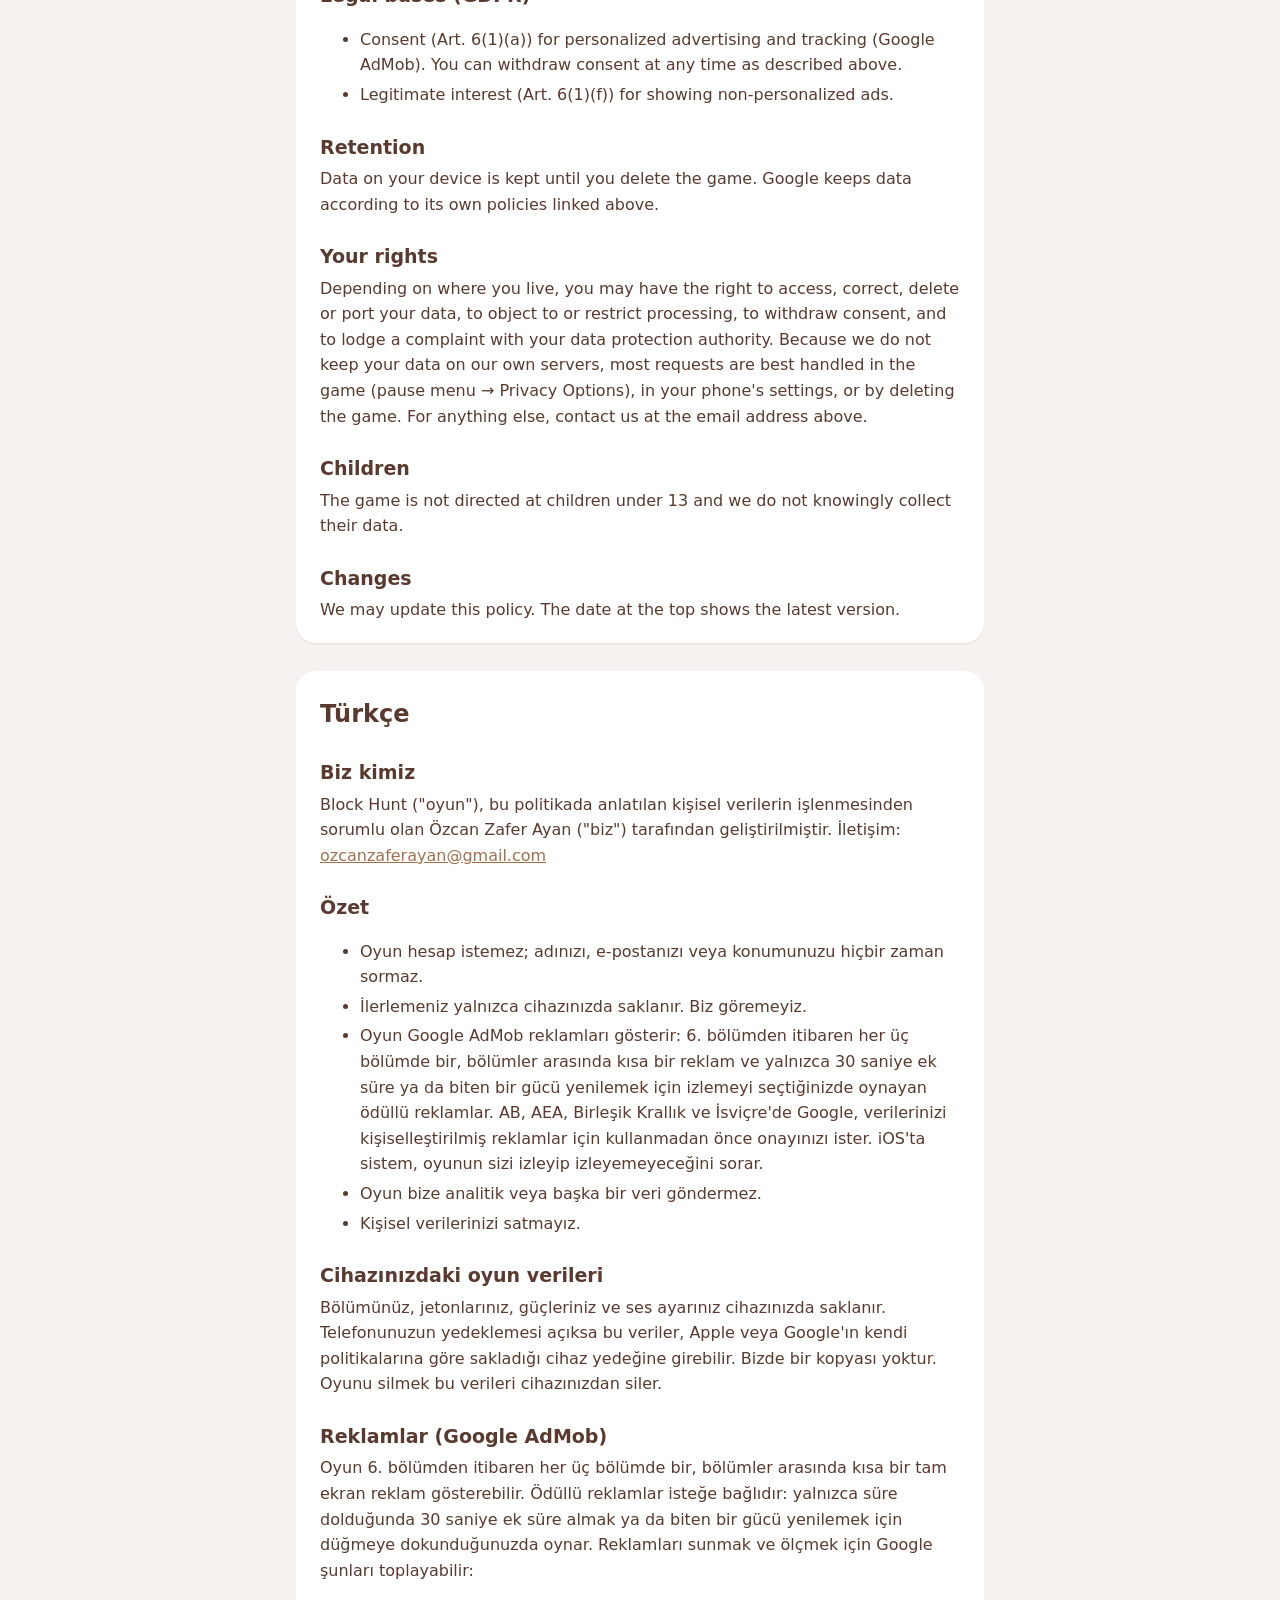
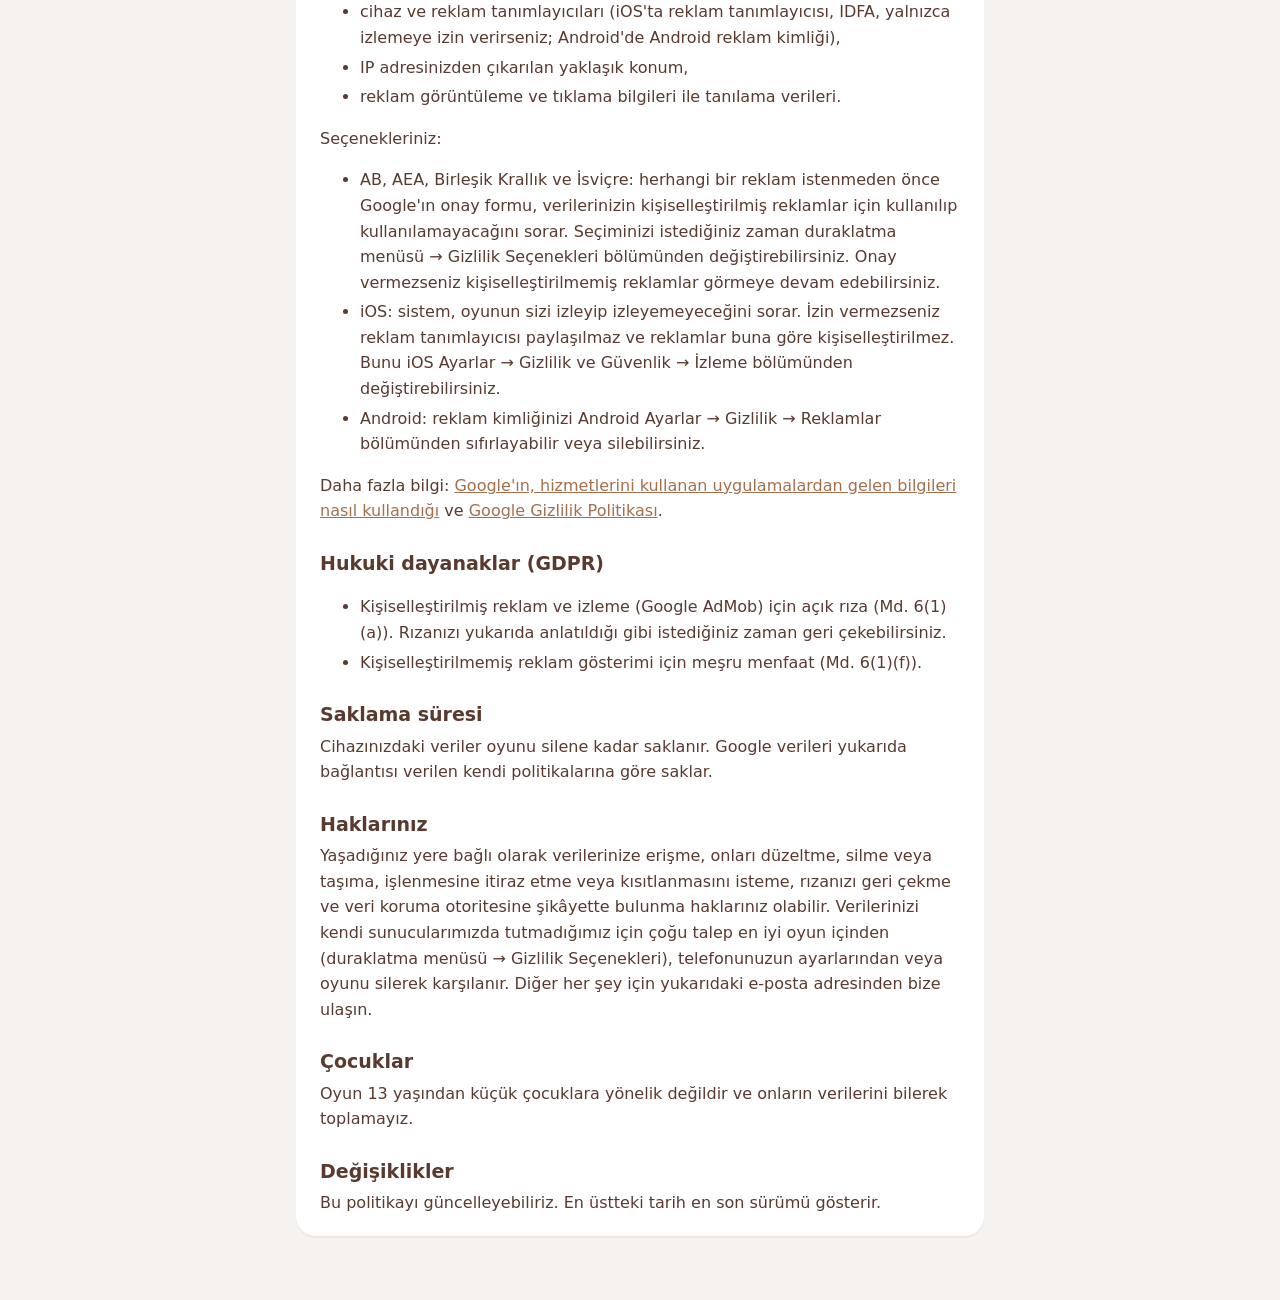
<file: block-hunt/privacy/index.html>
<!doctype html>
<html lang="en">
  <head>
    <meta charset="utf-8" />
    <meta name="viewport" content="width=device-width, initial-scale=1" />
    <title>Block Hunt – Privacy Policy</title>
    <link rel="stylesheet" href="../style.css" />
  </head>
  <body>
    <main>
      <p class="app">Block Hunt</p>
      <h1>Privacy Policy <span>/ Gizlilik Politikası</span></h1>
      <p class="meta">Last updated / Son güncelleme: November 2026 · <a href="#en">English</a> · <a href="#tr">Türkçe</a></p>

      <section id="en" lang="en">
        <h2>English</h2>

        <h3>Who we are</h3>
        <p>Block Hunt ("the game") is developed by Özcan Zafer Ayan ("we", "us"), who is responsible for the processing of personal data described in this policy. Contact: <a href="mailto:ozcanzaferayan@gmail.com">ozcanzaferayan@gmail.com</a></p>

        <h3>Summary</h3>
        <ul>
          <li>The game needs no account and never asks for your name, email or location.</li>
          <li>Your progress is saved only on your device. We cannot see it.</li>
          <li>The game shows ads from Google AdMob: from level 6, a short ad between levels every third level, and rewarded ads that play only when you choose to watch one for 30 extra seconds or to refill a power-up. In the EU, EEA, UK and Switzerland, Google asks for your consent before using your data for personalized ads. On iOS, the system asks whether the game may track you.</li>
          <li>The game sends no analytics and no other data to us.</li>
          <li>We do not sell your personal data.</li>
        </ul>

        <h3>Game data on your device</h3>
        <p>Your level, coins, power-ups and sound setting are saved on your device. If your phone's backup is on, they may be included in your device backup, which is stored by Apple or Google under their own policies. We have no copy. Deleting the game deletes this data from your device.</p>

        <h3>Advertising (Google AdMob)</h3>
        <p>From level 6, the game may show a short full-screen ad between levels every third level. Rewarded ads are optional: one plays only when you tap the button to get 30 extra seconds after the time runs out, or to refill a power-up you have used up. To deliver and measure ads, Google may collect:</p>
        <ul>
          <li>device and advertising identifiers (on iOS, the advertising identifier, IDFA, only if you allow tracking; on Android, the Android advertising ID),</li>
          <li>approximate location derived from your IP address,</li>
          <li>information about ad views and clicks, and diagnostic data.</li>
        </ul>
        <p>Your choices:</p>
        <ul>
          <li>EU, EEA, UK and Switzerland: before any ads are requested, a consent form from Google asks whether your data may be used for personalized ads. You can change your choice at any time from the pause menu → Privacy Options (Gizlilik Seçenekleri in Turkish). If you do not consent, you may still see non-personalized ads.</li>
          <li>iOS: the system asks whether the game may track you. If you decline, the advertising identifier is not shared and ads are not personalized based on it. You can change this in iOS Settings → Privacy &amp; Security → Tracking.</li>
          <li>Android: you can reset or delete your advertising ID in Android Settings → Privacy → Ads.</li>
        </ul>
        <p>More information: <a href="https://policies.google.com/technologies/partner-sites">How Google uses information from apps that use its services</a> and the <a href="https://policies.google.com/privacy">Google Privacy Policy</a>.</p>

        <h3>Legal bases (GDPR)</h3>
        <ul>
          <li>Consent (Art. 6(1)(a)) for personalized advertising and tracking (Google AdMob). You can withdraw consent at any time as described above.</li>
          <li>Legitimate interest (Art. 6(1)(f)) for showing non-personalized ads.</li>
        </ul>

        <h3>Retention</h3>
        <p>Data on your device is kept until you delete the game. Google keeps data according to its own policies linked above.</p>

        <h3>Your rights</h3>
        <p>Depending on where you live, you may have the right to access, correct, delete or port your data, to object to or restrict processing, to withdraw consent, and to lodge a complaint with your data protection authority. Because we do not keep your data on our own servers, most requests are best handled in the game (pause menu → Privacy Options), in your phone's settings, or by deleting the game. For anything else, contact us at the email address above.</p>

        <h3>Children</h3>
        <p>The game is not directed at children under 13 and we do not knowingly collect their data.</p>

        <h3>Changes</h3>
        <p>We may update this policy. The date at the top shows the latest version.</p>
      </section>

      <section id="tr" lang="tr">
        <h2>Türkçe</h2>

        <h3>Biz kimiz</h3>
        <p>Block Hunt ("oyun"), bu politikada anlatılan kişisel verilerin işlenmesinden sorumlu olan Özcan Zafer Ayan ("biz") tarafından geliştirilmiştir. İletişim: <a href="mailto:ozcanzaferayan@gmail.com">ozcanzaferayan@gmail.com</a></p>

        <h3>Özet</h3>
        <ul>
          <li>Oyun hesap istemez; adınızı, e-postanızı veya konumunuzu hiçbir zaman sormaz.</li>
          <li>İlerlemeniz yalnızca cihazınızda saklanır. Biz göremeyiz.</li>
          <li>Oyun Google AdMob reklamları gösterir: 6. bölümden itibaren her üç bölümde bir, bölümler arasında kısa bir reklam ve yalnızca 30 saniye ek süre ya da biten bir gücü yenilemek için izlemeyi seçtiğinizde oynayan ödüllü reklamlar. AB, AEA, Birleşik Krallık ve İsviçre'de Google, verilerinizi kişiselleştirilmiş reklamlar için kullanmadan önce onayınızı ister. iOS'ta sistem, oyunun sizi izleyip izleyemeyeceğini sorar.</li>
          <li>Oyun bize analitik veya başka bir veri göndermez.</li>
          <li>Kişisel verilerinizi satmayız.</li>
        </ul>

        <h3>Cihazınızdaki oyun verileri</h3>
        <p>Bölümünüz, jetonlarınız, güçleriniz ve ses ayarınız cihazınızda saklanır. Telefonunuzun yedeklemesi açıksa bu veriler, Apple veya Google'ın kendi politikalarına göre sakladığı cihaz yedeğine girebilir. Bizde bir kopyası yoktur. Oyunu silmek bu verileri cihazınızdan siler.</p>

        <h3>Reklamlar (Google AdMob)</h3>
        <p>Oyun 6. bölümden itibaren her üç bölümde bir, bölümler arasında kısa bir tam ekran reklam gösterebilir. Ödüllü reklamlar isteğe bağlıdır: yalnızca süre dolduğunda 30 saniye ek süre almak ya da biten bir gücü yenilemek için düğmeye dokunduğunuzda oynar. Reklamları sunmak ve ölçmek için Google şunları toplayabilir:</p>
        <ul>
          <li>cihaz ve reklam tanımlayıcıları (iOS'ta reklam tanımlayıcısı, IDFA, yalnızca izlemeye izin verirseniz; Android'de Android reklam kimliği),</li>
          <li>IP adresinizden çıkarılan yaklaşık konum,</li>
          <li>reklam görüntüleme ve tıklama bilgileri ile tanılama verileri.</li>
        </ul>
        <p>Seçenekleriniz:</p>
        <ul>
          <li>AB, AEA, Birleşik Krallık ve İsviçre: herhangi bir reklam istenmeden önce Google'ın onay formu, verilerinizin kişiselleştirilmiş reklamlar için kullanılıp kullanılamayacağını sorar. Seçiminizi istediğiniz zaman duraklatma menüsü → Gizlilik Seçenekleri bölümünden değiştirebilirsiniz. Onay vermezseniz kişiselleştirilmemiş reklamlar görmeye devam edebilirsiniz.</li>
          <li>iOS: sistem, oyunun sizi izleyip izleyemeyeceğini sorar. İzin vermezseniz reklam tanımlayıcısı paylaşılmaz ve reklamlar buna göre kişiselleştirilmez. Bunu iOS Ayarlar → Gizlilik ve Güvenlik → İzleme bölümünden değiştirebilirsiniz.</li>
          <li>Android: reklam kimliğinizi Android Ayarlar → Gizlilik → Reklamlar bölümünden sıfırlayabilir veya silebilirsiniz.</li>
        </ul>
        <p>Daha fazla bilgi: <a href="https://policies.google.com/technologies/partner-sites">Google'ın, hizmetlerini kullanan uygulamalardan gelen bilgileri nasıl kullandığı</a> ve <a href="https://policies.google.com/privacy">Google Gizlilik Politikası</a>.</p>

        <h3>Hukuki dayanaklar (GDPR)</h3>
        <ul>
          <li>Kişiselleştirilmiş reklam ve izleme (Google AdMob) için açık rıza (Md. 6(1)(a)). Rızanızı yukarıda anlatıldığı gibi istediğiniz zaman geri çekebilirsiniz.</li>
          <li>Kişiselleştirilmemiş reklam gösterimi için meşru menfaat (Md. 6(1)(f)).</li>
        </ul>

        <h3>Saklama süresi</h3>
        <p>Cihazınızdaki veriler oyunu silene kadar saklanır. Google verileri yukarıda bağlantısı verilen kendi politikalarına göre saklar.</p>

        <h3>Haklarınız</h3>
        <p>Yaşadığınız yere bağlı olarak verilerinize erişme, onları düzeltme, silme veya taşıma, işlenmesine itiraz etme veya kısıtlanmasını isteme, rızanızı geri çekme ve veri koruma otoritesine şikâyette bulunma haklarınız olabilir. Verilerinizi kendi sunucularımızda tutmadığımız için çoğu talep en iyi oyun içinden (duraklatma menüsü → Gizlilik Seçenekleri), telefonunuzun ayarlarından veya oyunu silerek karşılanır. Diğer her şey için yukarıdaki e-posta adresinden bize ulaşın.</p>

        <h3>Çocuklar</h3>
        <p>Oyun 13 yaşından küçük çocuklara yönelik değildir ve onların verilerini bilerek toplamayız.</p>

        <h3>Değişiklikler</h3>
        <p>Bu politikayı güncelleyebiliriz. En üstteki tarih en son sürümü gösterir.</p>
      </section>
    </main>
  </body>
</html>
</file>
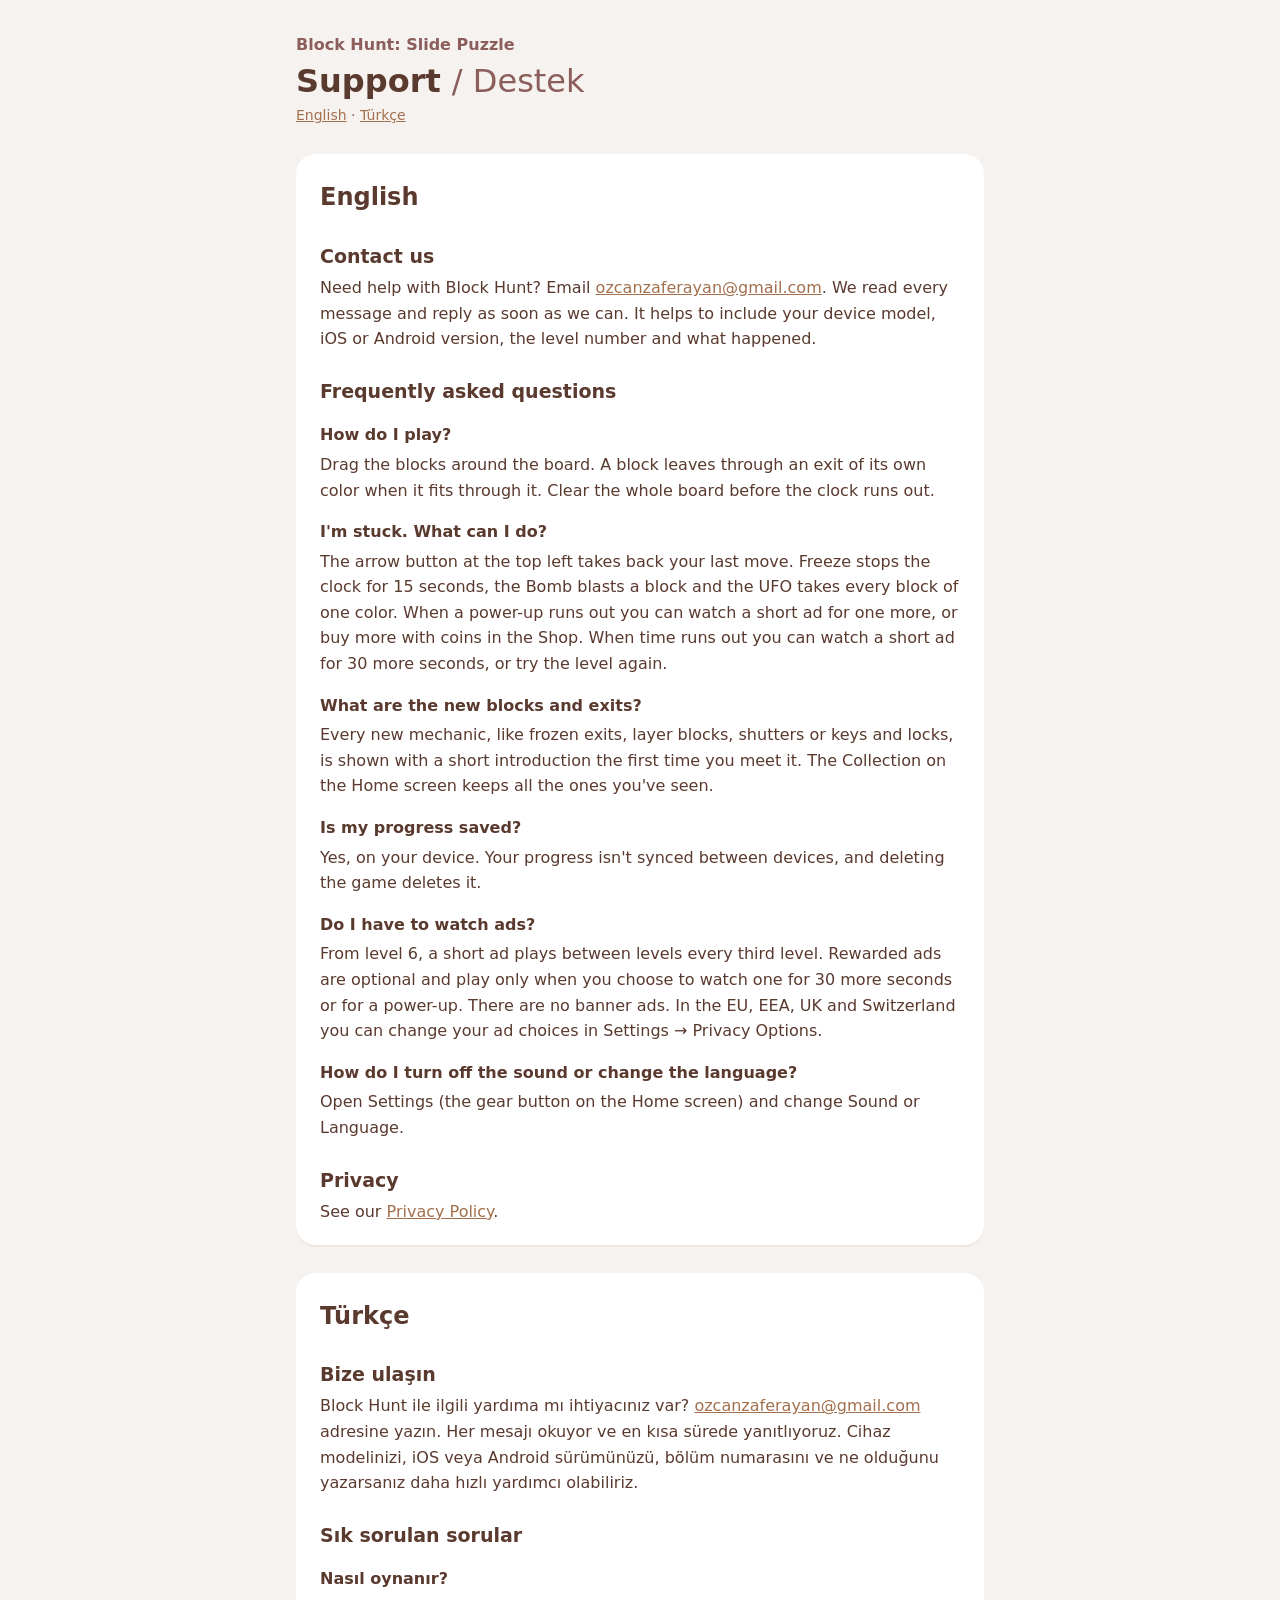
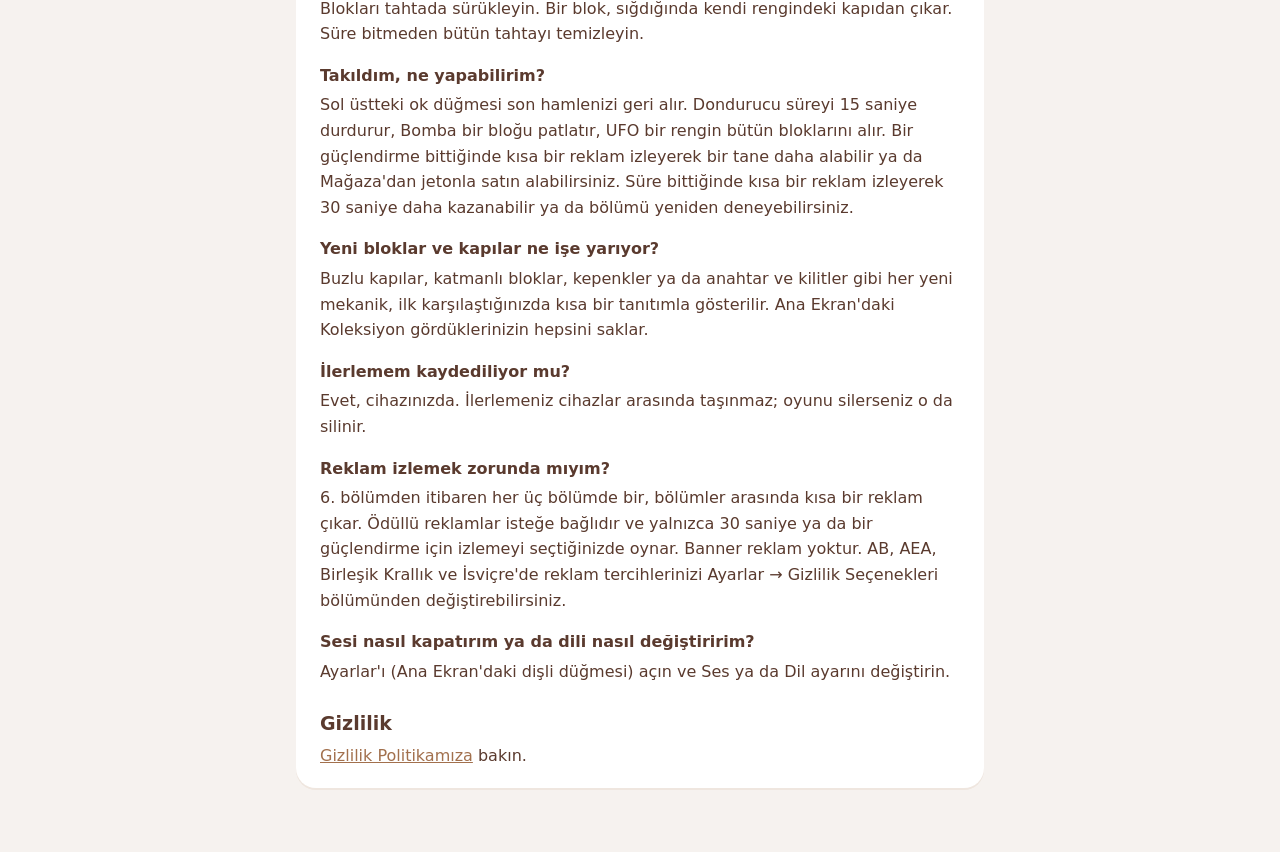
<file: block-hunt/support/index.html>
<!doctype html>
<html lang="en">
  <head>
    <meta charset="utf-8" />
    <meta name="viewport" content="width=device-width, initial-scale=1" />
    <title>Block Hunt – Support</title>
    <link rel="stylesheet" href="../style.css" />
  </head>
  <body>
    <main>
      <p class="app"><a href="../">Block Hunt: Slide Puzzle</a></p>
      <h1>Support <span>/ Destek</span></h1>
      <p class="meta"><a href="#en">English</a> · <a href="#tr">Türkçe</a></p>

      <section id="en" lang="en">
        <h2>English</h2>

        <h3>Contact us</h3>
        <p>Need help with Block Hunt? Email <a href="mailto:ozcanzaferayan@gmail.com">ozcanzaferayan@gmail.com</a>. We read every message and reply as soon as we can. It helps to include your device model, iOS or Android version, the level number and what happened.</p>

        <h3>Frequently asked questions</h3>
        <h4>How do I play?</h4>
        <p>Drag the blocks around the board. A block leaves through an exit of its own color when it fits through it. Clear the whole board before the clock runs out.</p>
        <h4>I'm stuck. What can I do?</h4>
        <p>The arrow button at the top left takes back your last move. Freeze stops the clock for 15 seconds, the Bomb blasts a block and the UFO takes every block of one color. When a power-up runs out you can watch a short ad for one more, or buy more with coins in the Shop. When time runs out you can watch a short ad for 30 more seconds, or try the level again.</p>
        <h4>What are the new blocks and exits?</h4>
        <p>Every new mechanic, like frozen exits, layer blocks, shutters or keys and locks, is shown with a short introduction the first time you meet it. The Collection on the Home screen keeps all the ones you've seen.</p>
        <h4>Is my progress saved?</h4>
        <p>Yes, on your device. Your progress isn't synced between devices, and deleting the game deletes it.</p>
        <h4>Do I have to watch ads?</h4>
        <p>From level 6, a short ad plays between levels every third level. Rewarded ads are optional and play only when you choose to watch one for 30 more seconds or for a power-up. There are no banner ads. In the EU, EEA, UK and Switzerland you can change your ad choices in Settings → Privacy Options.</p>
        <h4>How do I turn off the sound or change the language?</h4>
        <p>Open Settings (the gear button on the Home screen) and change Sound or Language.</p>

        <h3>Privacy</h3>
        <p>See our <a href="../privacy/">Privacy Policy</a>.</p>
      </section>

      <section id="tr" lang="tr">
        <h2>Türkçe</h2>

        <h3>Bize ulaşın</h3>
        <p>Block Hunt ile ilgili yardıma mı ihtiyacınız var? <a href="mailto:ozcanzaferayan@gmail.com">ozcanzaferayan@gmail.com</a> adresine yazın. Her mesajı okuyor ve en kısa sürede yanıtlıyoruz. Cihaz modelinizi, iOS veya Android sürümünüzü, bölüm numarasını ve ne olduğunu yazarsanız daha hızlı yardımcı olabiliriz.</p>

        <h3>Sık sorulan sorular</h3>
        <h4>Nasıl oynanır?</h4>
        <p>Blokları tahtada sürükleyin. Bir blok, sığdığında kendi rengindeki kapıdan çıkar. Süre bitmeden bütün tahtayı temizleyin.</p>
        <h4>Takıldım, ne yapabilirim?</h4>
        <p>Sol üstteki ok düğmesi son hamlenizi geri alır. Dondurucu süreyi 15 saniye durdurur, Bomba bir bloğu patlatır, UFO bir rengin bütün bloklarını alır. Bir güçlendirme bittiğinde kısa bir reklam izleyerek bir tane daha alabilir ya da Mağaza'dan jetonla satın alabilirsiniz. Süre bittiğinde kısa bir reklam izleyerek 30 saniye daha kazanabilir ya da bölümü yeniden deneyebilirsiniz.</p>
        <h4>Yeni bloklar ve kapılar ne işe yarıyor?</h4>
        <p>Buzlu kapılar, katmanlı bloklar, kepenkler ya da anahtar ve kilitler gibi her yeni mekanik, ilk karşılaştığınızda kısa bir tanıtımla gösterilir. Ana Ekran'daki Koleksiyon gördüklerinizin hepsini saklar.</p>
        <h4>İlerlemem kaydediliyor mu?</h4>
        <p>Evet, cihazınızda. İlerlemeniz cihazlar arasında taşınmaz; oyunu silerseniz o da silinir.</p>
        <h4>Reklam izlemek zorunda mıyım?</h4>
        <p>6. bölümden itibaren her üç bölümde bir, bölümler arasında kısa bir reklam çıkar. Ödüllü reklamlar isteğe bağlıdır ve yalnızca 30 saniye ya da bir güçlendirme için izlemeyi seçtiğinizde oynar. Banner reklam yoktur. AB, AEA, Birleşik Krallık ve İsviçre'de reklam tercihlerinizi Ayarlar → Gizlilik Seçenekleri bölümünden değiştirebilirsiniz.</p>
        <h4>Sesi nasıl kapatırım ya da dili nasıl değiştiririm?</h4>
        <p>Ayarlar'ı (Ana Ekran'daki dişli düğmesi) açın ve Ses ya da Dil ayarını değiştirin.</p>

        <h3>Gizlilik</h3>
        <p><a href="../privacy/">Gizlilik Politikamıza</a> bakın.</p>
      </section>
    </main>
  </body>
</html>
</file>
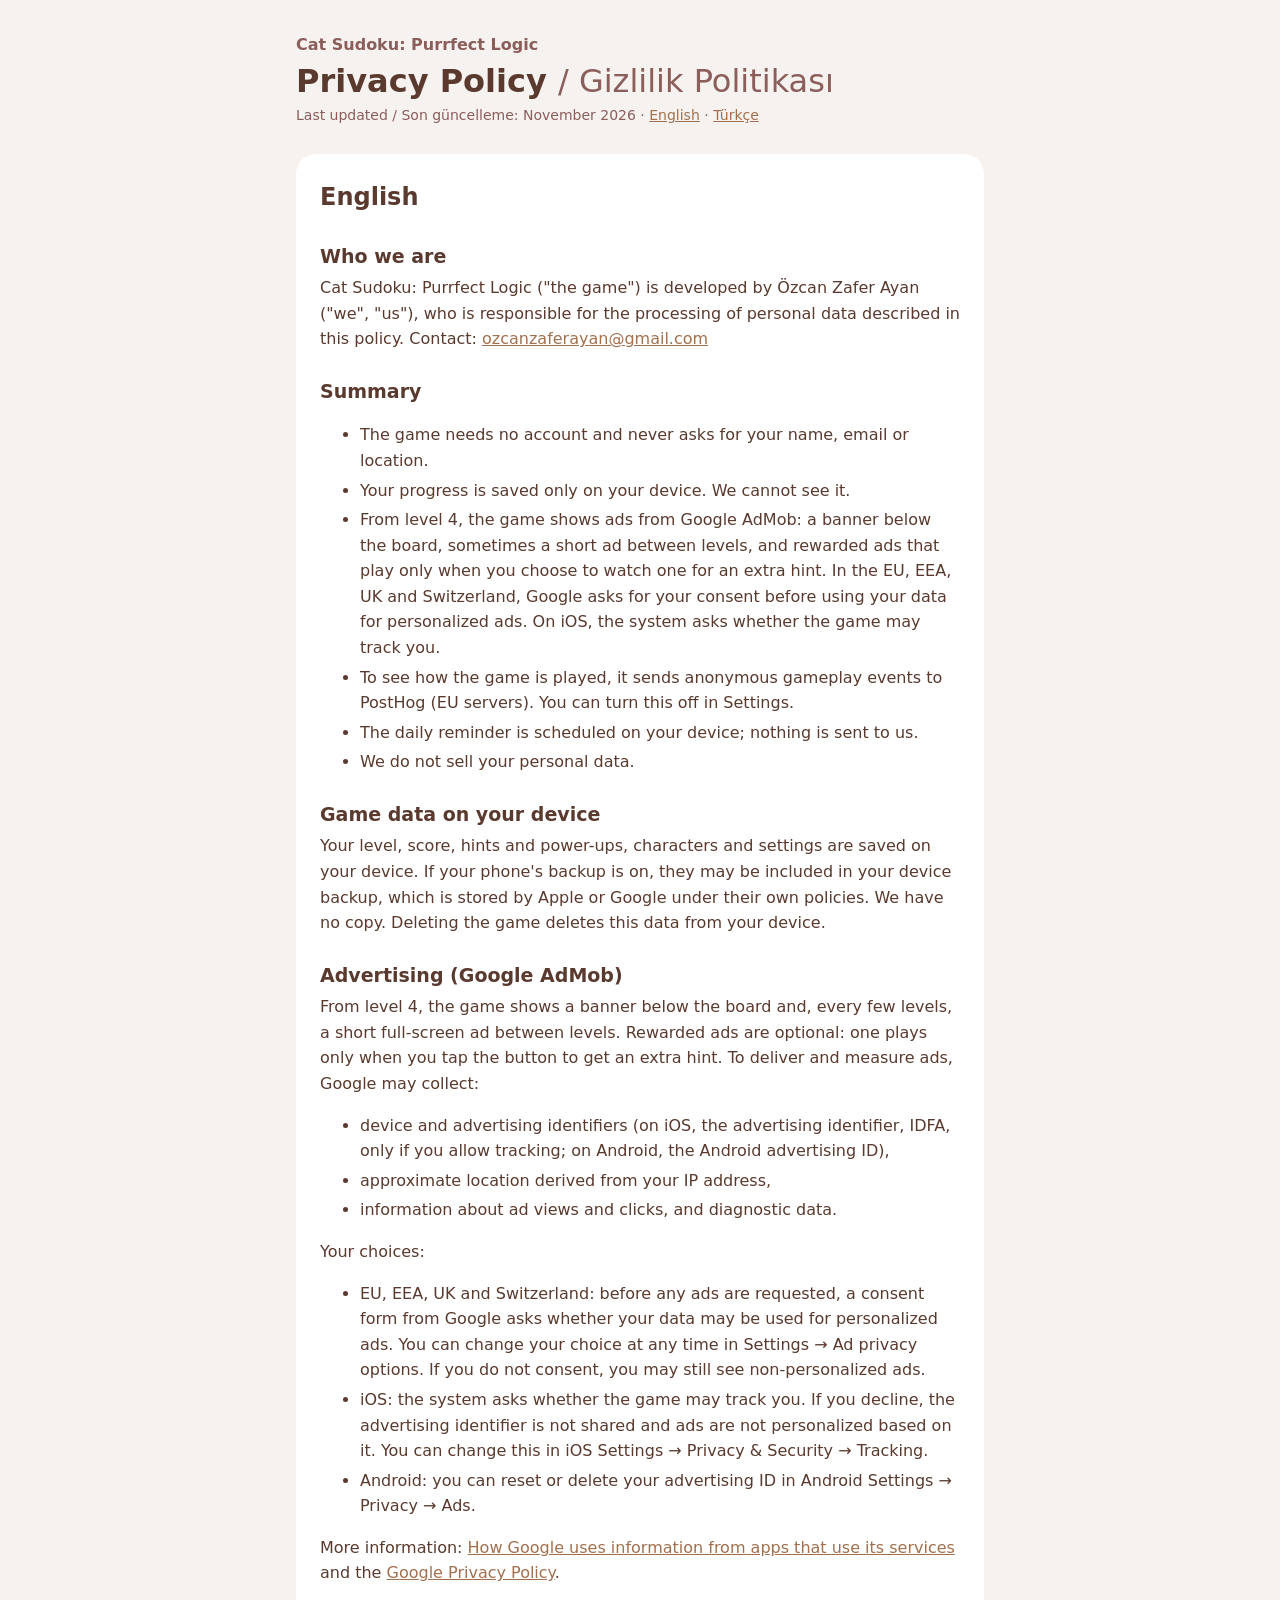
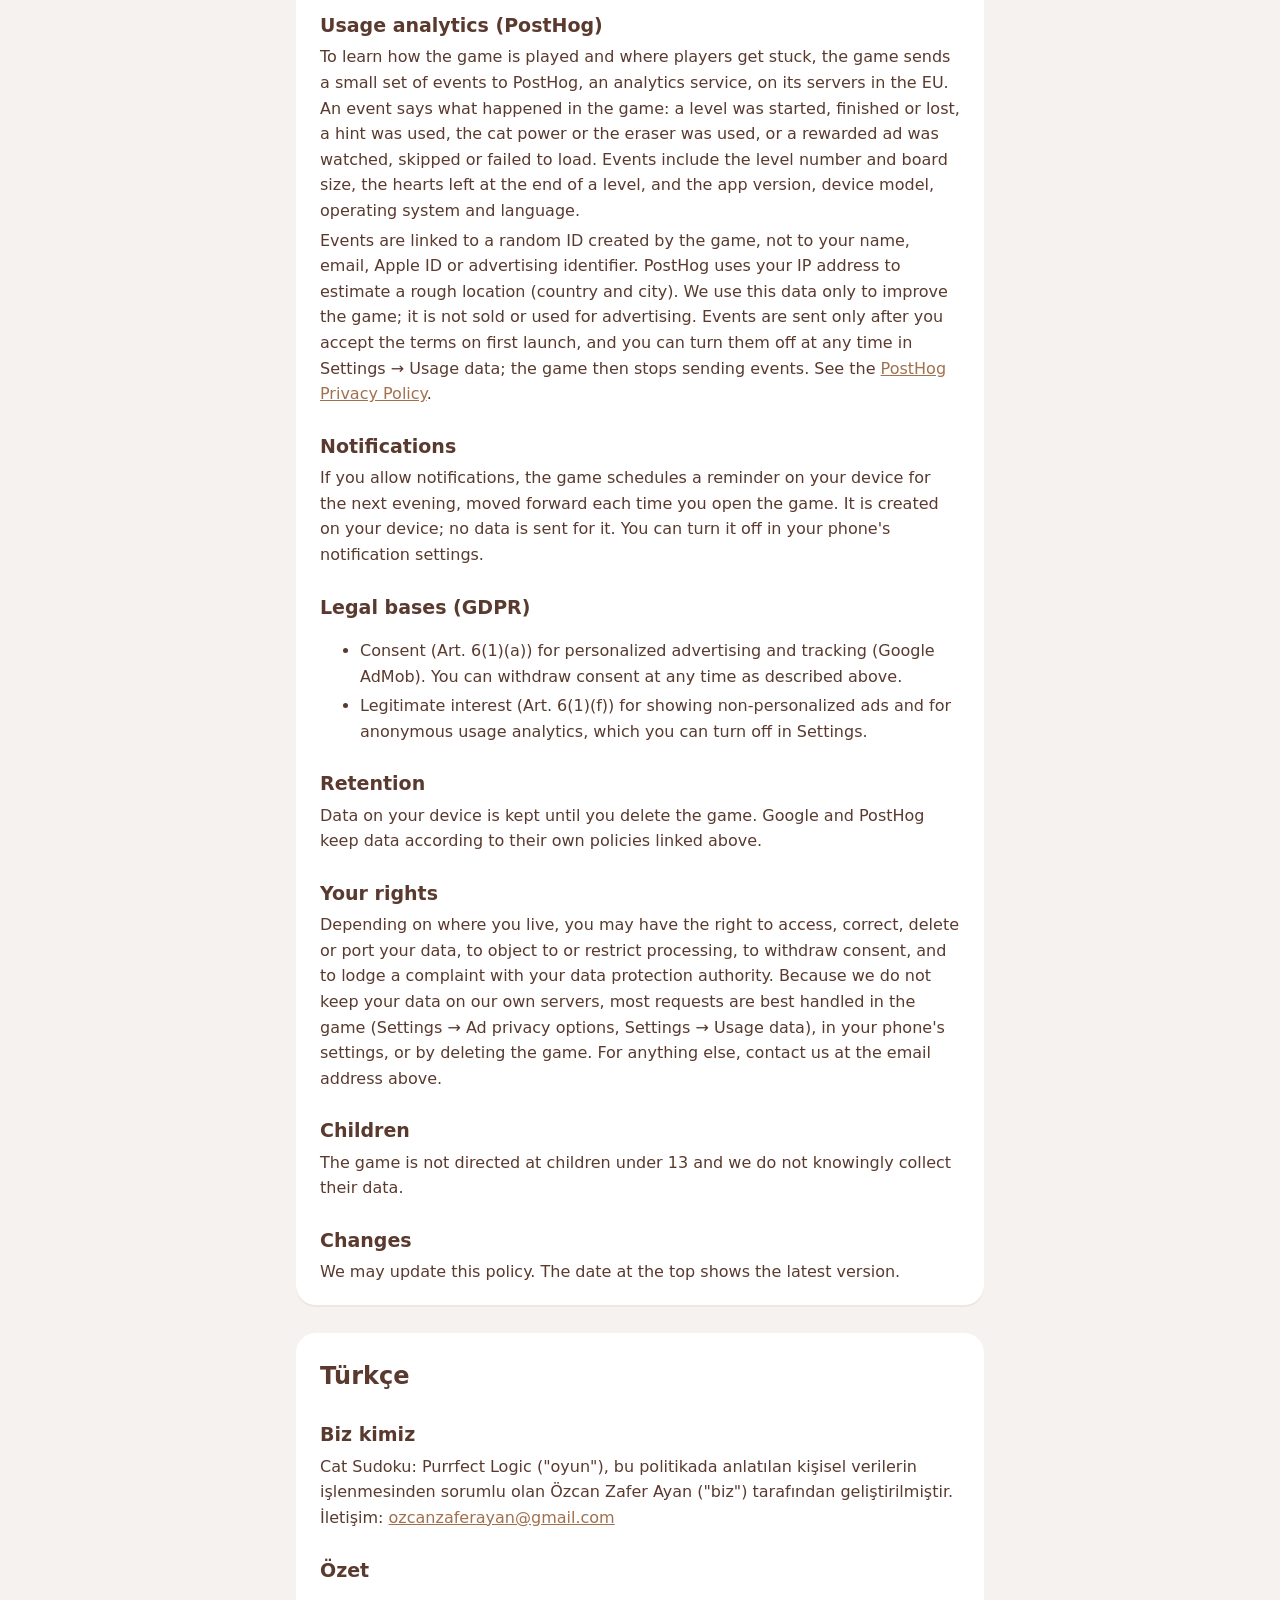
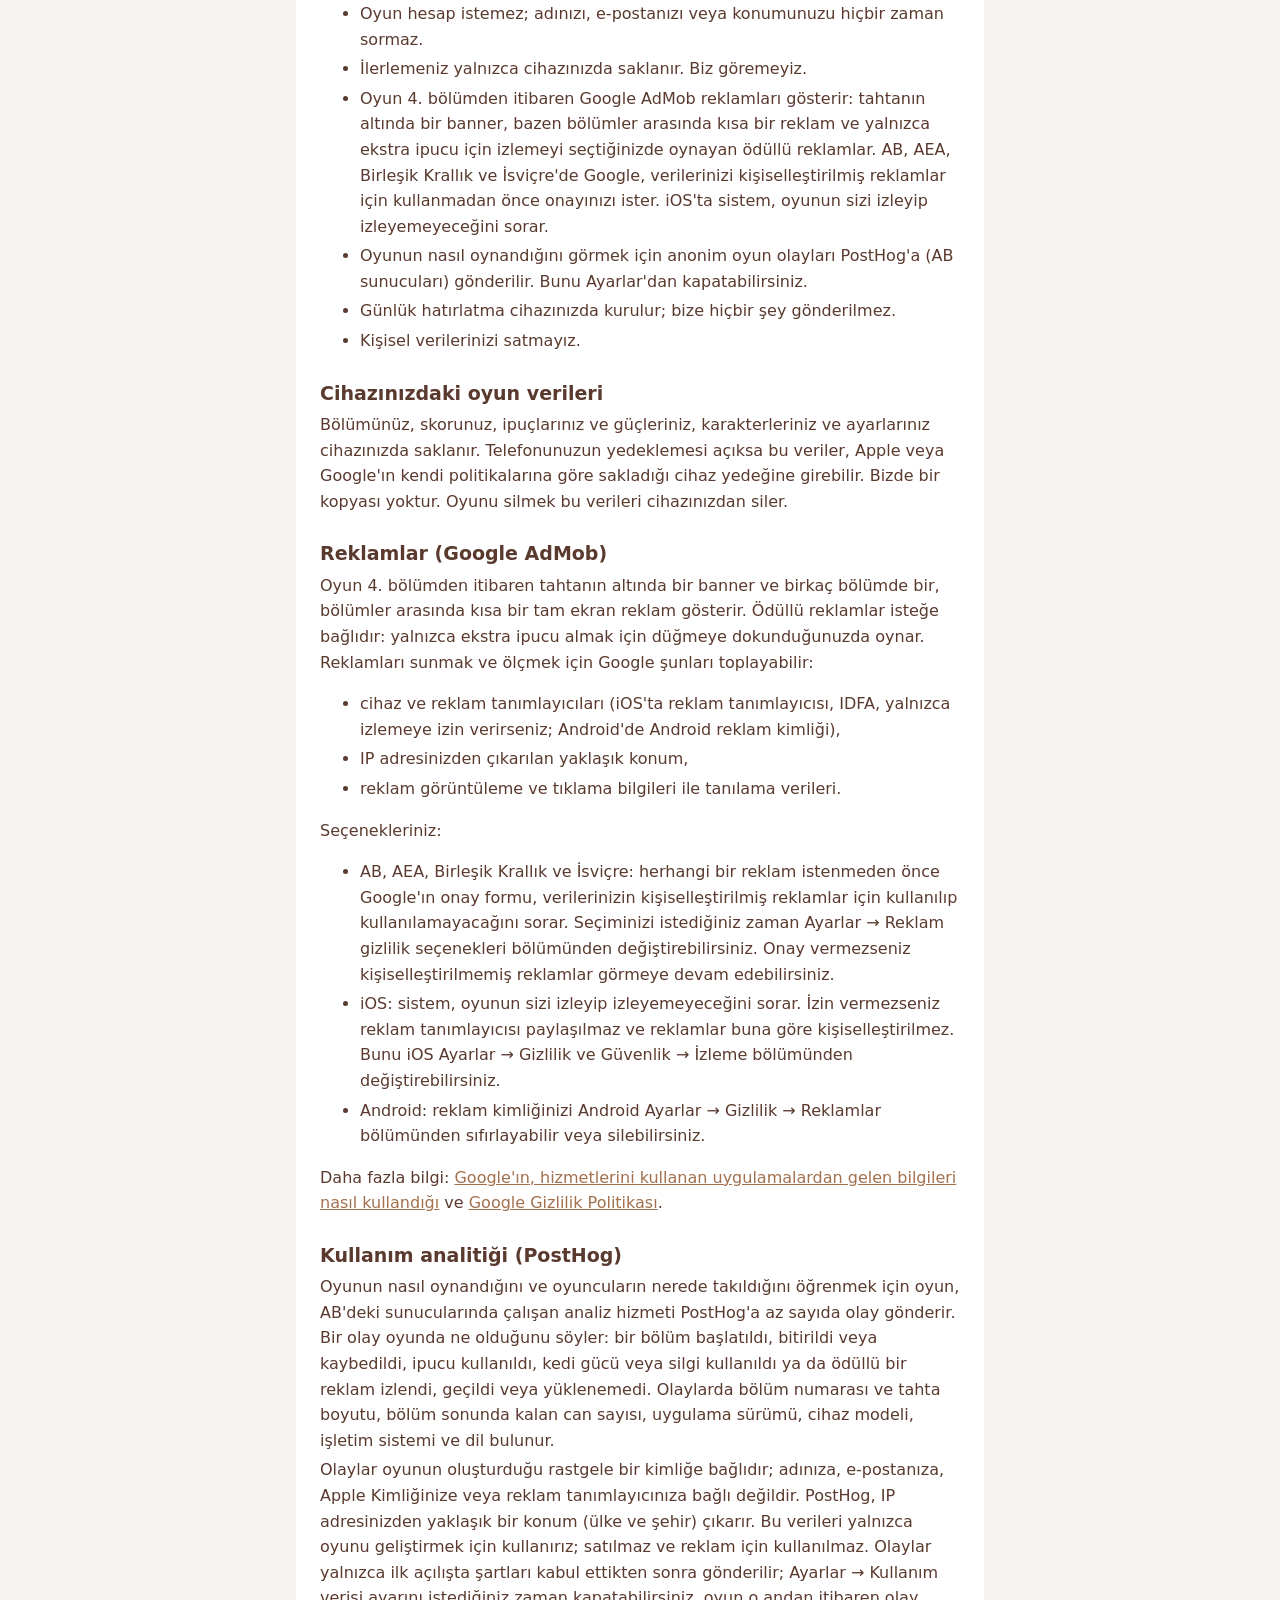
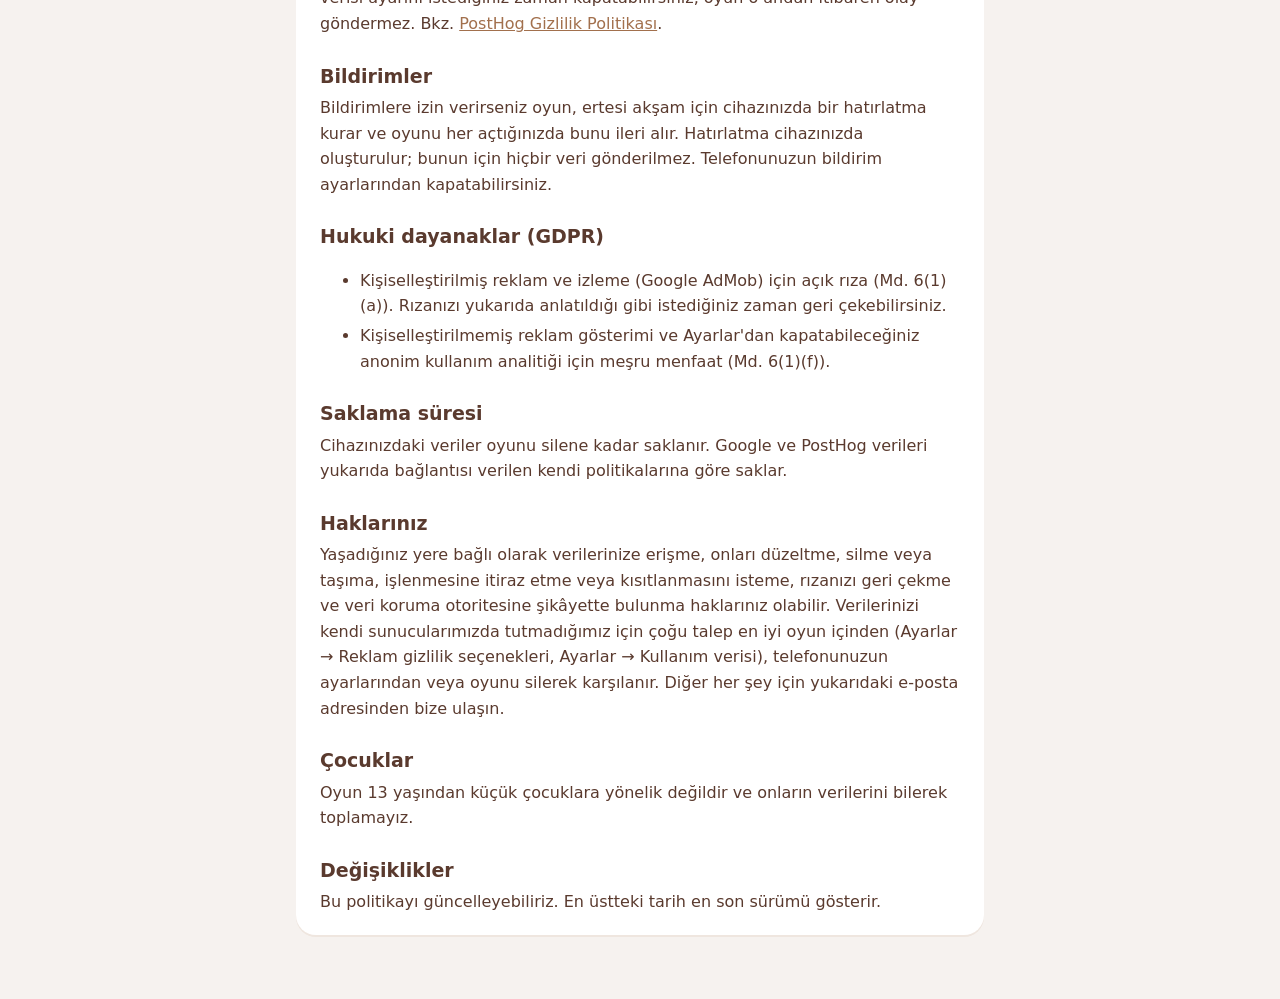
<file: cat-sudoku/privacy/index.html>
<!doctype html>
<html lang="en">
  <head>
    <meta charset="utf-8" />
    <meta name="viewport" content="width=device-width, initial-scale=1" />
    <title>Cat Sudoku – Privacy Policy</title>
    <link rel="stylesheet" href="../style.css" />
  </head>
  <body>
    <main>
      <p class="app"><a href="../">Cat Sudoku: Purrfect Logic</a></p>
      <h1>Privacy Policy <span>/ Gizlilik Politikası</span></h1>
      <p class="meta">Last updated / Son güncelleme: November 2026 · <a href="#en">English</a> · <a href="#tr">Türkçe</a></p>

      <section id="en" lang="en">
        <h2>English</h2>

        <h3>Who we are</h3>
        <p>Cat Sudoku: Purrfect Logic ("the game") is developed by Özcan Zafer Ayan ("we", "us"), who is responsible for the processing of personal data described in this policy. Contact: <a href="mailto:ozcanzaferayan@gmail.com">ozcanzaferayan@gmail.com</a></p>

        <h3>Summary</h3>
        <ul>
          <li>The game needs no account and never asks for your name, email or location.</li>
          <li>Your progress is saved only on your device. We cannot see it.</li>
          <li>From level 4, the game shows ads from Google AdMob: a banner below the board, sometimes a short ad between levels, and rewarded ads that play only when you choose to watch one for an extra hint. In the EU, EEA, UK and Switzerland, Google asks for your consent before using your data for personalized ads. On iOS, the system asks whether the game may track you.</li>
          <li>To see how the game is played, it sends anonymous gameplay events to PostHog (EU servers). You can turn this off in Settings.</li>
          <li>The daily reminder is scheduled on your device; nothing is sent to us.</li>
          <li>We do not sell your personal data.</li>
        </ul>

        <h3>Game data on your device</h3>
        <p>Your level, score, hints and power-ups, characters and settings are saved on your device. If your phone's backup is on, they may be included in your device backup, which is stored by Apple or Google under their own policies. We have no copy. Deleting the game deletes this data from your device.</p>

        <h3>Advertising (Google AdMob)</h3>
        <p>From level 4, the game shows a banner below the board and, every few levels, a short full-screen ad between levels. Rewarded ads are optional: one plays only when you tap the button to get an extra hint. To deliver and measure ads, Google may collect:</p>
        <ul>
          <li>device and advertising identifiers (on iOS, the advertising identifier, IDFA, only if you allow tracking; on Android, the Android advertising ID),</li>
          <li>approximate location derived from your IP address,</li>
          <li>information about ad views and clicks, and diagnostic data.</li>
        </ul>
        <p>Your choices:</p>
        <ul>
          <li>EU, EEA, UK and Switzerland: before any ads are requested, a consent form from Google asks whether your data may be used for personalized ads. You can change your choice at any time in Settings → Ad privacy options. If you do not consent, you may still see non-personalized ads.</li>
          <li>iOS: the system asks whether the game may track you. If you decline, the advertising identifier is not shared and ads are not personalized based on it. You can change this in iOS Settings → Privacy &amp; Security → Tracking.</li>
          <li>Android: you can reset or delete your advertising ID in Android Settings → Privacy → Ads.</li>
        </ul>
        <p>More information: <a href="https://policies.google.com/technologies/partner-sites">How Google uses information from apps that use its services</a> and the <a href="https://policies.google.com/privacy">Google Privacy Policy</a>.</p>

        <h3>Usage analytics (PostHog)</h3>
        <p>To learn how the game is played and where players get stuck, the game sends a small set of events to PostHog, an analytics service, on its servers in the EU. An event says what happened in the game: a level was started, finished or lost, a hint was used, the cat power or the eraser was used, or a rewarded ad was watched, skipped or failed to load. Events include the level number and board size, the hearts left at the end of a level, and the app version, device model, operating system and language.</p>
        <p>Events are linked to a random ID created by the game, not to your name, email, Apple ID or advertising identifier. PostHog uses your IP address to estimate a rough location (country and city). We use this data only to improve the game; it is not sold or used for advertising. Events are sent only after you accept the terms on first launch, and you can turn them off at any time in Settings → Usage data; the game then stops sending events. See the <a href="https://posthog.com/privacy">PostHog Privacy Policy</a>.</p>

        <h3>Notifications</h3>
        <p>If you allow notifications, the game schedules a reminder on your device for the next evening, moved forward each time you open the game. It is created on your device; no data is sent for it. You can turn it off in your phone's notification settings.</p>

        <h3>Legal bases (GDPR)</h3>
        <ul>
          <li>Consent (Art. 6(1)(a)) for personalized advertising and tracking (Google AdMob). You can withdraw consent at any time as described above.</li>
          <li>Legitimate interest (Art. 6(1)(f)) for showing non-personalized ads and for anonymous usage analytics, which you can turn off in Settings.</li>
        </ul>

        <h3>Retention</h3>
        <p>Data on your device is kept until you delete the game. Google and PostHog keep data according to their own policies linked above.</p>

        <h3>Your rights</h3>
        <p>Depending on where you live, you may have the right to access, correct, delete or port your data, to object to or restrict processing, to withdraw consent, and to lodge a complaint with your data protection authority. Because we do not keep your data on our own servers, most requests are best handled in the game (Settings → Ad privacy options, Settings → Usage data), in your phone's settings, or by deleting the game. For anything else, contact us at the email address above.</p>

        <h3>Children</h3>
        <p>The game is not directed at children under 13 and we do not knowingly collect their data.</p>

        <h3>Changes</h3>
        <p>We may update this policy. The date at the top shows the latest version.</p>
      </section>

      <section id="tr" lang="tr">
        <h2>Türkçe</h2>

        <h3>Biz kimiz</h3>
        <p>Cat Sudoku: Purrfect Logic ("oyun"), bu politikada anlatılan kişisel verilerin işlenmesinden sorumlu olan Özcan Zafer Ayan ("biz") tarafından geliştirilmiştir. İletişim: <a href="mailto:ozcanzaferayan@gmail.com">ozcanzaferayan@gmail.com</a></p>

        <h3>Özet</h3>
        <ul>
          <li>Oyun hesap istemez; adınızı, e-postanızı veya konumunuzu hiçbir zaman sormaz.</li>
          <li>İlerlemeniz yalnızca cihazınızda saklanır. Biz göremeyiz.</li>
          <li>Oyun 4. bölümden itibaren Google AdMob reklamları gösterir: tahtanın altında bir banner, bazen bölümler arasında kısa bir reklam ve yalnızca ekstra ipucu için izlemeyi seçtiğinizde oynayan ödüllü reklamlar. AB, AEA, Birleşik Krallık ve İsviçre'de Google, verilerinizi kişiselleştirilmiş reklamlar için kullanmadan önce onayınızı ister. iOS'ta sistem, oyunun sizi izleyip izleyemeyeceğini sorar.</li>
          <li>Oyunun nasıl oynandığını görmek için anonim oyun olayları PostHog'a (AB sunucuları) gönderilir. Bunu Ayarlar'dan kapatabilirsiniz.</li>
          <li>Günlük hatırlatma cihazınızda kurulur; bize hiçbir şey gönderilmez.</li>
          <li>Kişisel verilerinizi satmayız.</li>
        </ul>

        <h3>Cihazınızdaki oyun verileri</h3>
        <p>Bölümünüz, skorunuz, ipuçlarınız ve güçleriniz, karakterleriniz ve ayarlarınız cihazınızda saklanır. Telefonunuzun yedeklemesi açıksa bu veriler, Apple veya Google'ın kendi politikalarına göre sakladığı cihaz yedeğine girebilir. Bizde bir kopyası yoktur. Oyunu silmek bu verileri cihazınızdan siler.</p>

        <h3>Reklamlar (Google AdMob)</h3>
        <p>Oyun 4. bölümden itibaren tahtanın altında bir banner ve birkaç bölümde bir, bölümler arasında kısa bir tam ekran reklam gösterir. Ödüllü reklamlar isteğe bağlıdır: yalnızca ekstra ipucu almak için düğmeye dokunduğunuzda oynar. Reklamları sunmak ve ölçmek için Google şunları toplayabilir:</p>
        <ul>
          <li>cihaz ve reklam tanımlayıcıları (iOS'ta reklam tanımlayıcısı, IDFA, yalnızca izlemeye izin verirseniz; Android'de Android reklam kimliği),</li>
          <li>IP adresinizden çıkarılan yaklaşık konum,</li>
          <li>reklam görüntüleme ve tıklama bilgileri ile tanılama verileri.</li>
        </ul>
        <p>Seçenekleriniz:</p>
        <ul>
          <li>AB, AEA, Birleşik Krallık ve İsviçre: herhangi bir reklam istenmeden önce Google'ın onay formu, verilerinizin kişiselleştirilmiş reklamlar için kullanılıp kullanılamayacağını sorar. Seçiminizi istediğiniz zaman Ayarlar → Reklam gizlilik seçenekleri bölümünden değiştirebilirsiniz. Onay vermezseniz kişiselleştirilmemiş reklamlar görmeye devam edebilirsiniz.</li>
          <li>iOS: sistem, oyunun sizi izleyip izleyemeyeceğini sorar. İzin vermezseniz reklam tanımlayıcısı paylaşılmaz ve reklamlar buna göre kişiselleştirilmez. Bunu iOS Ayarlar → Gizlilik ve Güvenlik → İzleme bölümünden değiştirebilirsiniz.</li>
          <li>Android: reklam kimliğinizi Android Ayarlar → Gizlilik → Reklamlar bölümünden sıfırlayabilir veya silebilirsiniz.</li>
        </ul>
        <p>Daha fazla bilgi: <a href="https://policies.google.com/technologies/partner-sites">Google'ın, hizmetlerini kullanan uygulamalardan gelen bilgileri nasıl kullandığı</a> ve <a href="https://policies.google.com/privacy">Google Gizlilik Politikası</a>.</p>

        <h3>Kullanım analitiği (PostHog)</h3>
        <p>Oyunun nasıl oynandığını ve oyuncuların nerede takıldığını öğrenmek için oyun, AB'deki sunucularında çalışan analiz hizmeti PostHog'a az sayıda olay gönderir. Bir olay oyunda ne olduğunu söyler: bir bölüm başlatıldı, bitirildi veya kaybedildi, ipucu kullanıldı, kedi gücü veya silgi kullanıldı ya da ödüllü bir reklam izlendi, geçildi veya yüklenemedi. Olaylarda bölüm numarası ve tahta boyutu, bölüm sonunda kalan can sayısı, uygulama sürümü, cihaz modeli, işletim sistemi ve dil bulunur.</p>
        <p>Olaylar oyunun oluşturduğu rastgele bir kimliğe bağlıdır; adınıza, e-postanıza, Apple Kimliğinize veya reklam tanımlayıcınıza bağlı değildir. PostHog, IP adresinizden yaklaşık bir konum (ülke ve şehir) çıkarır. Bu verileri yalnızca oyunu geliştirmek için kullanırız; satılmaz ve reklam için kullanılmaz. Olaylar yalnızca ilk açılışta şartları kabul ettikten sonra gönderilir; Ayarlar → Kullanım verisi ayarını istediğiniz zaman kapatabilirsiniz, oyun o andan itibaren olay göndermez. Bkz. <a href="https://posthog.com/privacy">PostHog Gizlilik Politikası</a>.</p>

        <h3>Bildirimler</h3>
        <p>Bildirimlere izin verirseniz oyun, ertesi akşam için cihazınızda bir hatırlatma kurar ve oyunu her açtığınızda bunu ileri alır. Hatırlatma cihazınızda oluşturulur; bunun için hiçbir veri gönderilmez. Telefonunuzun bildirim ayarlarından kapatabilirsiniz.</p>

        <h3>Hukuki dayanaklar (GDPR)</h3>
        <ul>
          <li>Kişiselleştirilmiş reklam ve izleme (Google AdMob) için açık rıza (Md. 6(1)(a)). Rızanızı yukarıda anlatıldığı gibi istediğiniz zaman geri çekebilirsiniz.</li>
          <li>Kişiselleştirilmemiş reklam gösterimi ve Ayarlar'dan kapatabileceğiniz anonim kullanım analitiği için meşru menfaat (Md. 6(1)(f)).</li>
        </ul>

        <h3>Saklama süresi</h3>
        <p>Cihazınızdaki veriler oyunu silene kadar saklanır. Google ve PostHog verileri yukarıda bağlantısı verilen kendi politikalarına göre saklar.</p>

        <h3>Haklarınız</h3>
        <p>Yaşadığınız yere bağlı olarak verilerinize erişme, onları düzeltme, silme veya taşıma, işlenmesine itiraz etme veya kısıtlanmasını isteme, rızanızı geri çekme ve veri koruma otoritesine şikâyette bulunma haklarınız olabilir. Verilerinizi kendi sunucularımızda tutmadığımız için çoğu talep en iyi oyun içinden (Ayarlar → Reklam gizlilik seçenekleri, Ayarlar → Kullanım verisi), telefonunuzun ayarlarından veya oyunu silerek karşılanır. Diğer her şey için yukarıdaki e-posta adresinden bize ulaşın.</p>

        <h3>Çocuklar</h3>
        <p>Oyun 13 yaşından küçük çocuklara yönelik değildir ve onların verilerini bilerek toplamayız.</p>

        <h3>Değişiklikler</h3>
        <p>Bu politikayı güncelleyebiliriz. En üstteki tarih en son sürümü gösterir.</p>
      </section>
    </main>
  </body>
</html>
</file>
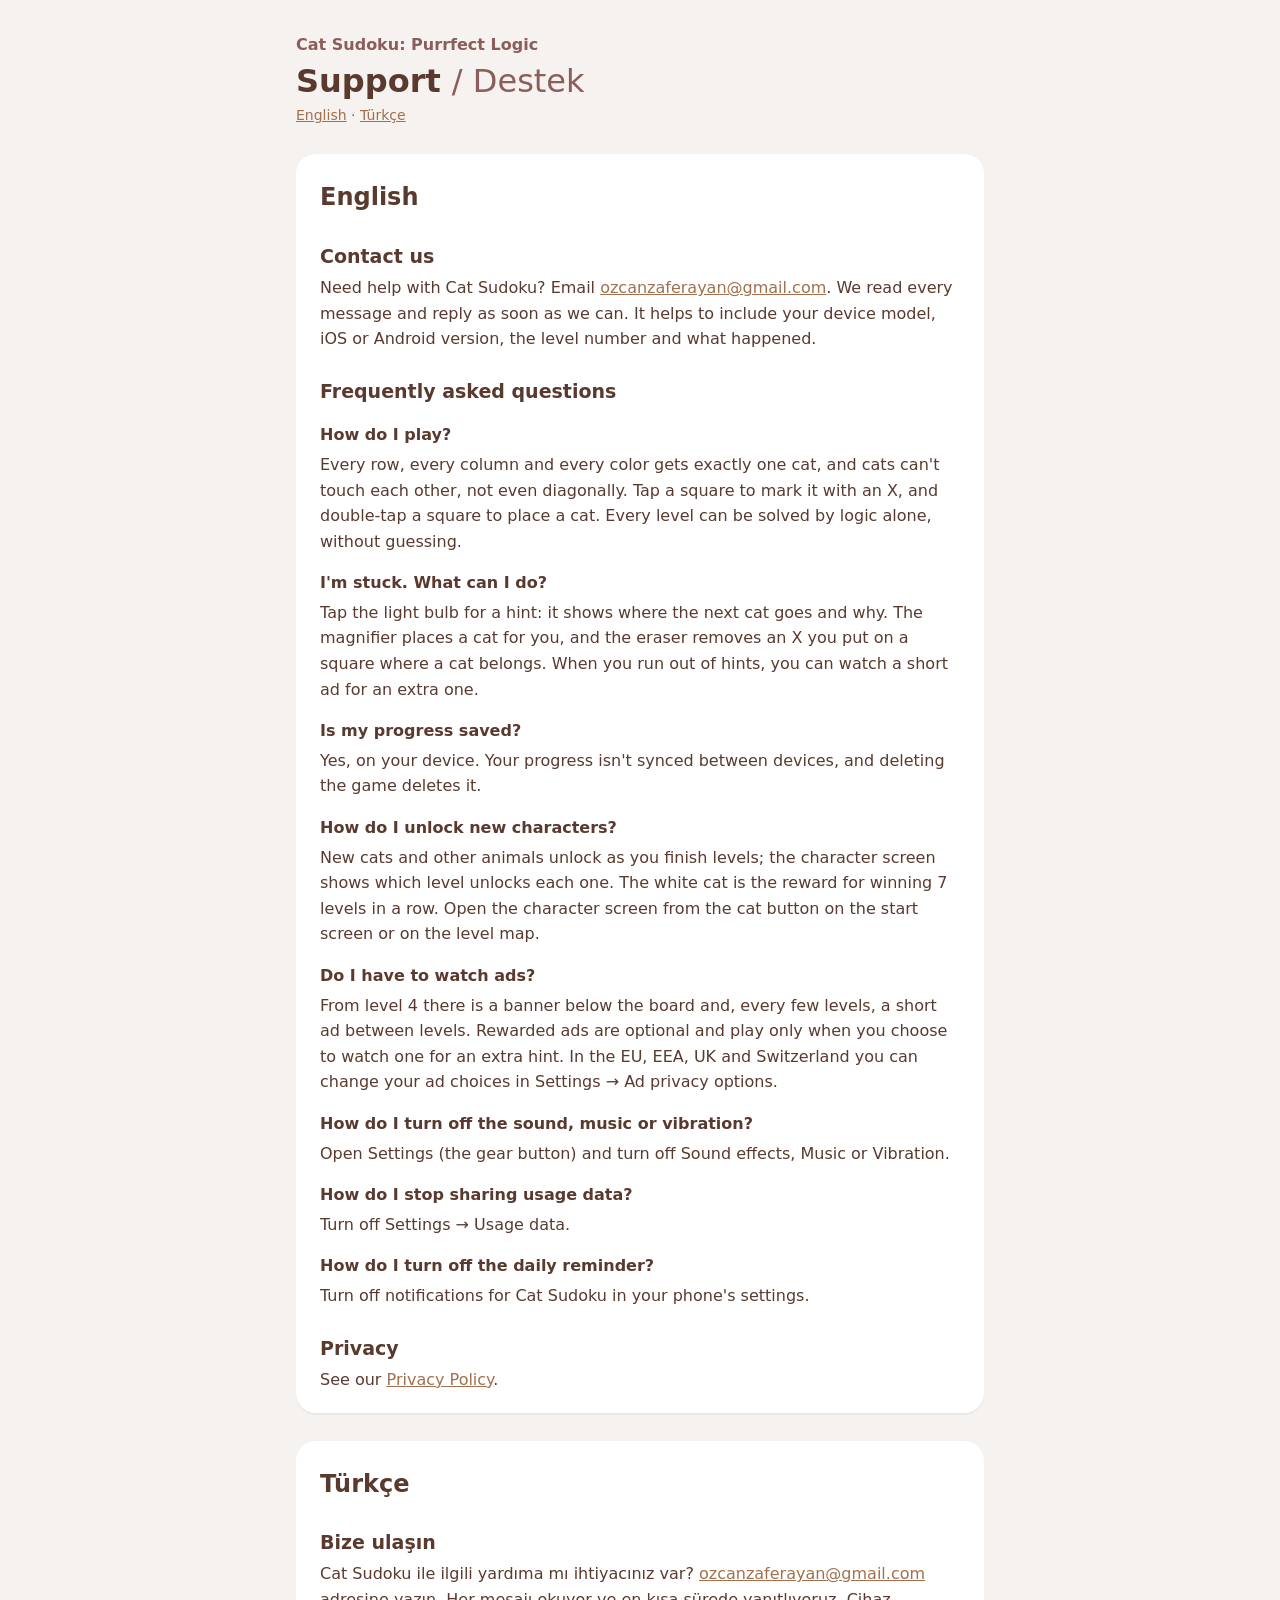
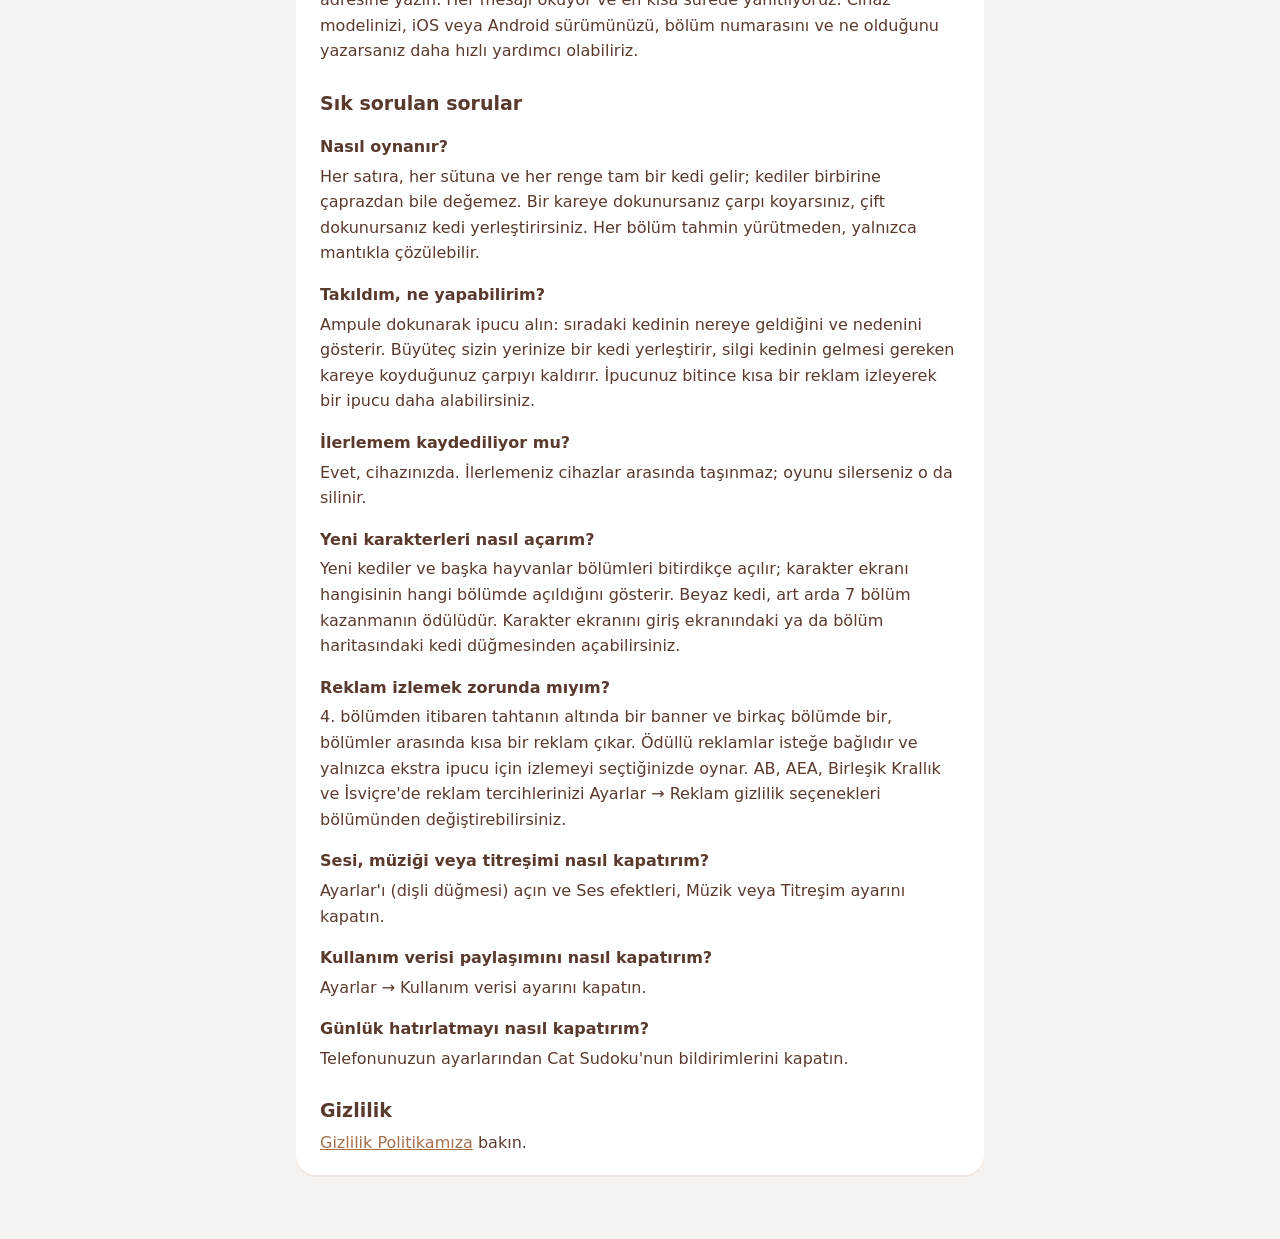
<file: cat-sudoku/support/index.html>
<!doctype html>
<html lang="en">
  <head>
    <meta charset="utf-8" />
    <meta name="viewport" content="width=device-width, initial-scale=1" />
    <title>Cat Sudoku – Support</title>
    <link rel="stylesheet" href="../style.css" />
  </head>
  <body>
    <main>
      <p class="app"><a href="../">Cat Sudoku: Purrfect Logic</a></p>
      <h1>Support <span>/ Destek</span></h1>
      <p class="meta"><a href="#en">English</a> · <a href="#tr">Türkçe</a></p>

      <section id="en" lang="en">
        <h2>English</h2>

        <h3>Contact us</h3>
        <p>Need help with Cat Sudoku? Email <a href="mailto:ozcanzaferayan@gmail.com">ozcanzaferayan@gmail.com</a>. We read every message and reply as soon as we can. It helps to include your device model, iOS or Android version, the level number and what happened.</p>

        <h3>Frequently asked questions</h3>
        <h4>How do I play?</h4>
        <p>Every row, every column and every color gets exactly one cat, and cats can't touch each other, not even diagonally. Tap a square to mark it with an X, and double-tap a square to place a cat. Every level can be solved by logic alone, without guessing.</p>
        <h4>I'm stuck. What can I do?</h4>
        <p>Tap the light bulb for a hint: it shows where the next cat goes and why. The magnifier places a cat for you, and the eraser removes an X you put on a square where a cat belongs. When you run out of hints, you can watch a short ad for an extra one.</p>
        <h4>Is my progress saved?</h4>
        <p>Yes, on your device. Your progress isn't synced between devices, and deleting the game deletes it.</p>
        <h4>How do I unlock new characters?</h4>
        <p>New cats and other animals unlock as you finish levels; the character screen shows which level unlocks each one. The white cat is the reward for winning 7 levels in a row. Open the character screen from the cat button on the start screen or on the level map.</p>
        <h4>Do I have to watch ads?</h4>
        <p>From level 4 there is a banner below the board and, every few levels, a short ad between levels. Rewarded ads are optional and play only when you choose to watch one for an extra hint. In the EU, EEA, UK and Switzerland you can change your ad choices in Settings → Ad privacy options.</p>
        <h4>How do I turn off the sound, music or vibration?</h4>
        <p>Open Settings (the gear button) and turn off Sound effects, Music or Vibration.</p>
        <h4>How do I stop sharing usage data?</h4>
        <p>Turn off Settings → Usage data.</p>
        <h4>How do I turn off the daily reminder?</h4>
        <p>Turn off notifications for Cat Sudoku in your phone's settings.</p>

        <h3>Privacy</h3>
        <p>See our <a href="../privacy/">Privacy Policy</a>.</p>
      </section>

      <section id="tr" lang="tr">
        <h2>Türkçe</h2>

        <h3>Bize ulaşın</h3>
        <p>Cat Sudoku ile ilgili yardıma mı ihtiyacınız var? <a href="mailto:ozcanzaferayan@gmail.com">ozcanzaferayan@gmail.com</a> adresine yazın. Her mesajı okuyor ve en kısa sürede yanıtlıyoruz. Cihaz modelinizi, iOS veya Android sürümünüzü, bölüm numarasını ve ne olduğunu yazarsanız daha hızlı yardımcı olabiliriz.</p>

        <h3>Sık sorulan sorular</h3>
        <h4>Nasıl oynanır?</h4>
        <p>Her satıra, her sütuna ve her renge tam bir kedi gelir; kediler birbirine çaprazdan bile değemez. Bir kareye dokunursanız çarpı koyarsınız, çift dokunursanız kedi yerleştirirsiniz. Her bölüm tahmin yürütmeden, yalnızca mantıkla çözülebilir.</p>
        <h4>Takıldım, ne yapabilirim?</h4>
        <p>Ampule dokunarak ipucu alın: sıradaki kedinin nereye geldiğini ve nedenini gösterir. Büyüteç sizin yerinize bir kedi yerleştirir, silgi kedinin gelmesi gereken kareye koyduğunuz çarpıyı kaldırır. İpucunuz bitince kısa bir reklam izleyerek bir ipucu daha alabilirsiniz.</p>
        <h4>İlerlemem kaydediliyor mu?</h4>
        <p>Evet, cihazınızda. İlerlemeniz cihazlar arasında taşınmaz; oyunu silerseniz o da silinir.</p>
        <h4>Yeni karakterleri nasıl açarım?</h4>
        <p>Yeni kediler ve başka hayvanlar bölümleri bitirdikçe açılır; karakter ekranı hangisinin hangi bölümde açıldığını gösterir. Beyaz kedi, art arda 7 bölüm kazanmanın ödülüdür. Karakter ekranını giriş ekranındaki ya da bölüm haritasındaki kedi düğmesinden açabilirsiniz.</p>
        <h4>Reklam izlemek zorunda mıyım?</h4>
        <p>4. bölümden itibaren tahtanın altında bir banner ve birkaç bölümde bir, bölümler arasında kısa bir reklam çıkar. Ödüllü reklamlar isteğe bağlıdır ve yalnızca ekstra ipucu için izlemeyi seçtiğinizde oynar. AB, AEA, Birleşik Krallık ve İsviçre'de reklam tercihlerinizi Ayarlar → Reklam gizlilik seçenekleri bölümünden değiştirebilirsiniz.</p>
        <h4>Sesi, müziği veya titreşimi nasıl kapatırım?</h4>
        <p>Ayarlar'ı (dişli düğmesi) açın ve Ses efektleri, Müzik veya Titreşim ayarını kapatın.</p>
        <h4>Kullanım verisi paylaşımını nasıl kapatırım?</h4>
        <p>Ayarlar → Kullanım verisi ayarını kapatın.</p>
        <h4>Günlük hatırlatmayı nasıl kapatırım?</h4>
        <p>Telefonunuzun ayarlarından Cat Sudoku'nun bildirimlerini kapatın.</p>

        <h3>Gizlilik</h3>
        <p><a href="../privacy/">Gizlilik Politikamıza</a> bakın.</p>
      </section>
    </main>
  </body>
</html>
</file>
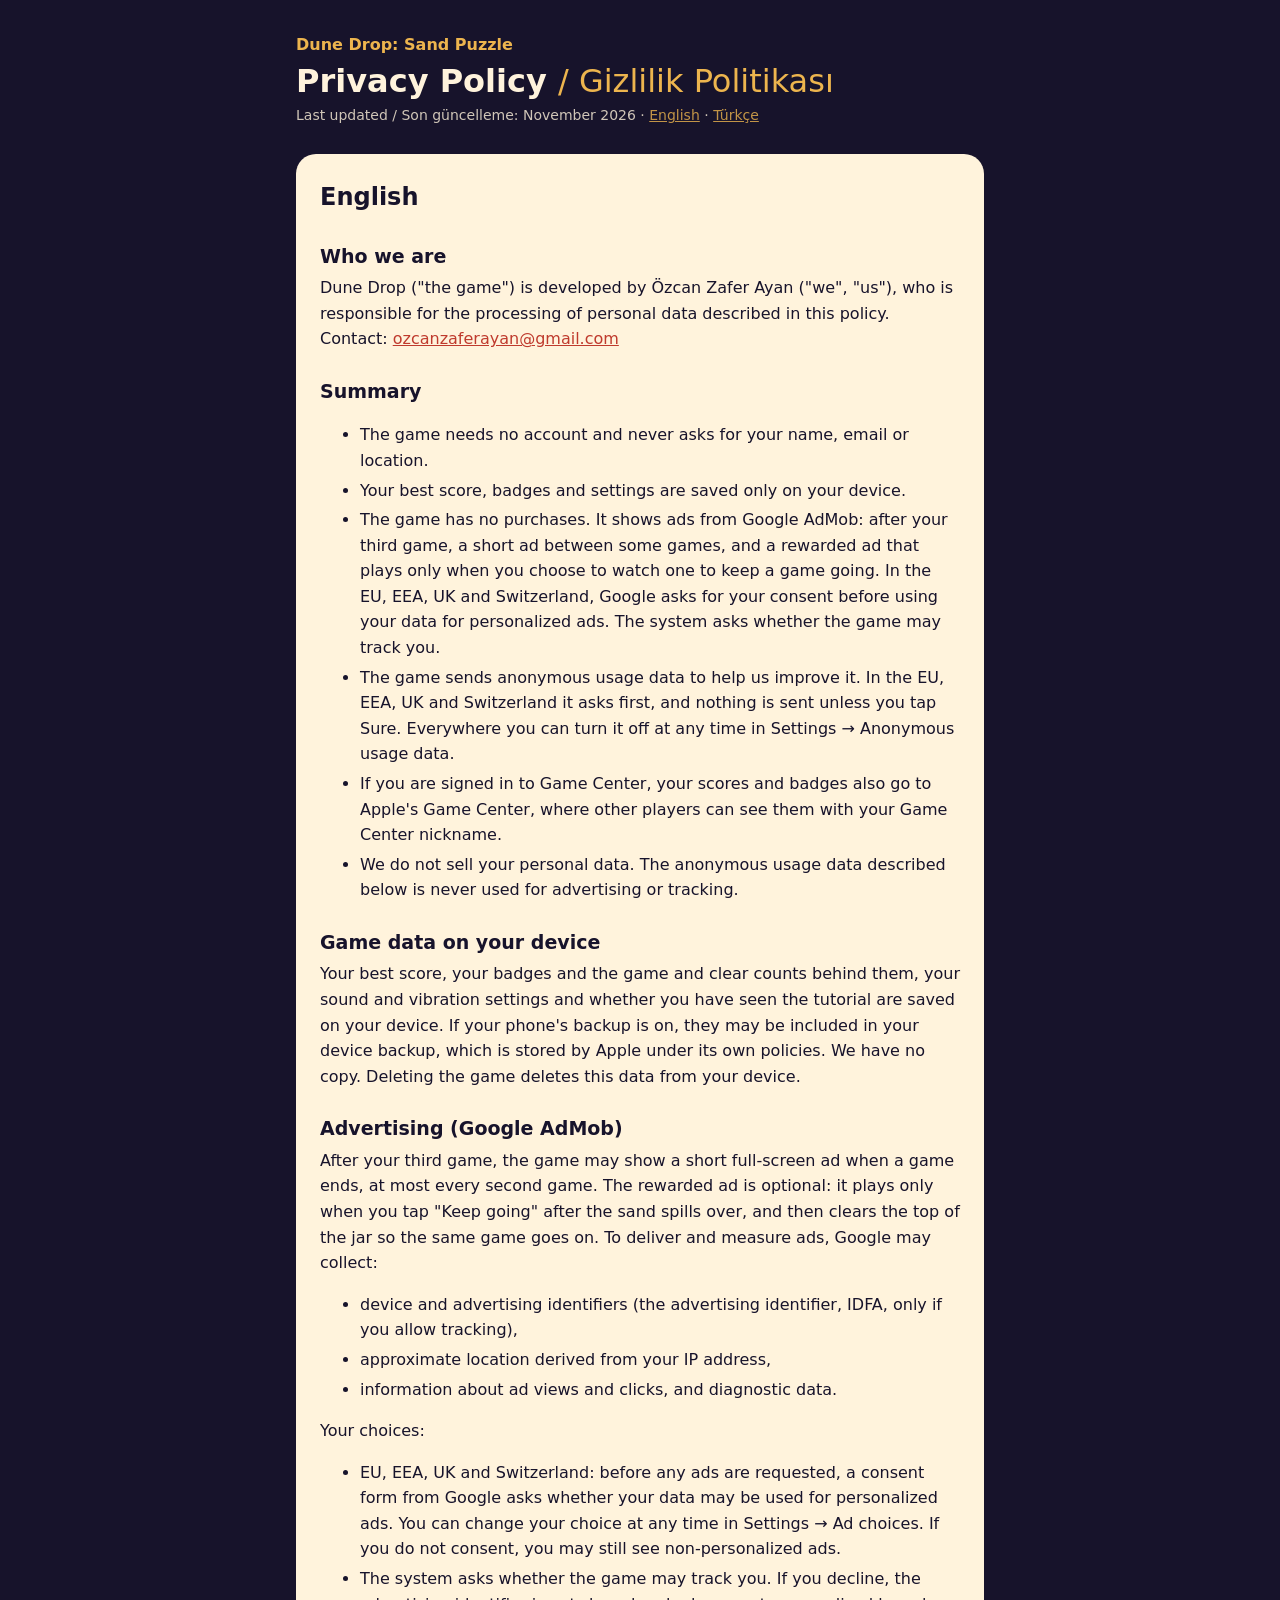
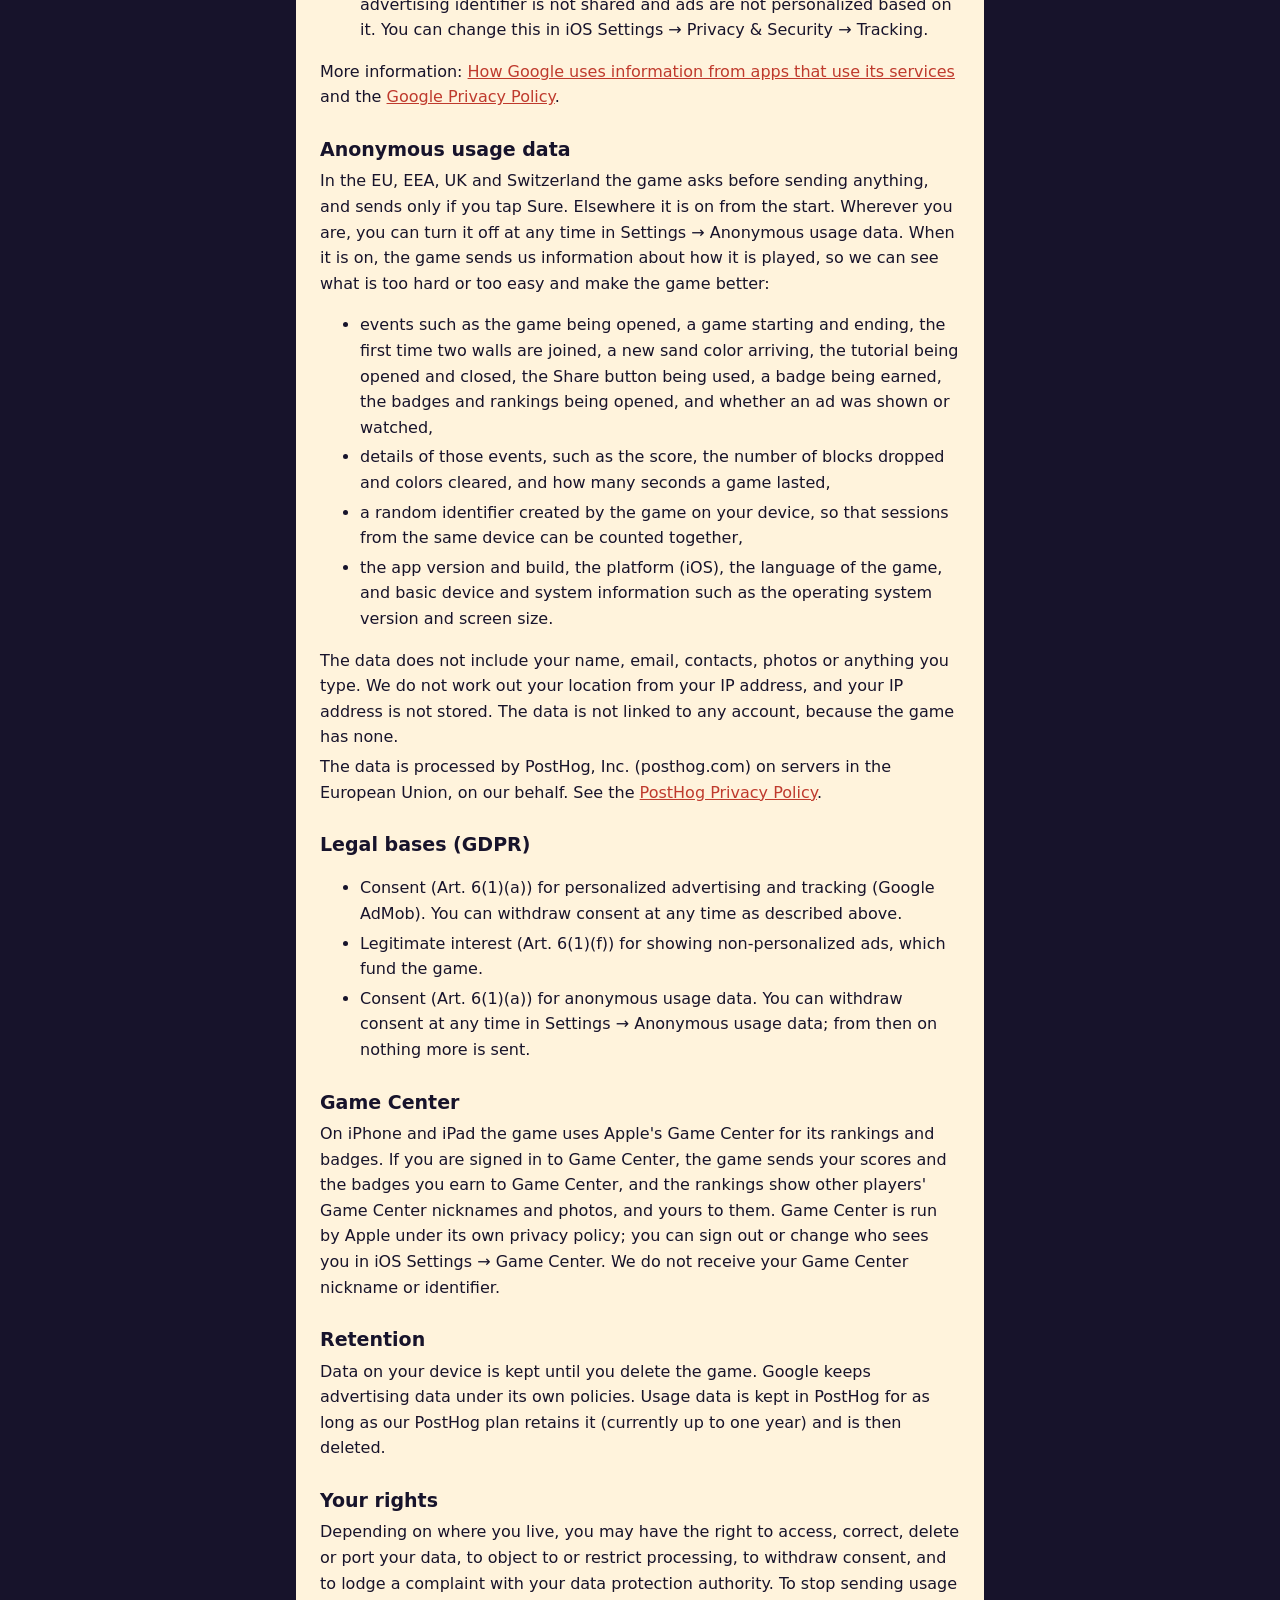
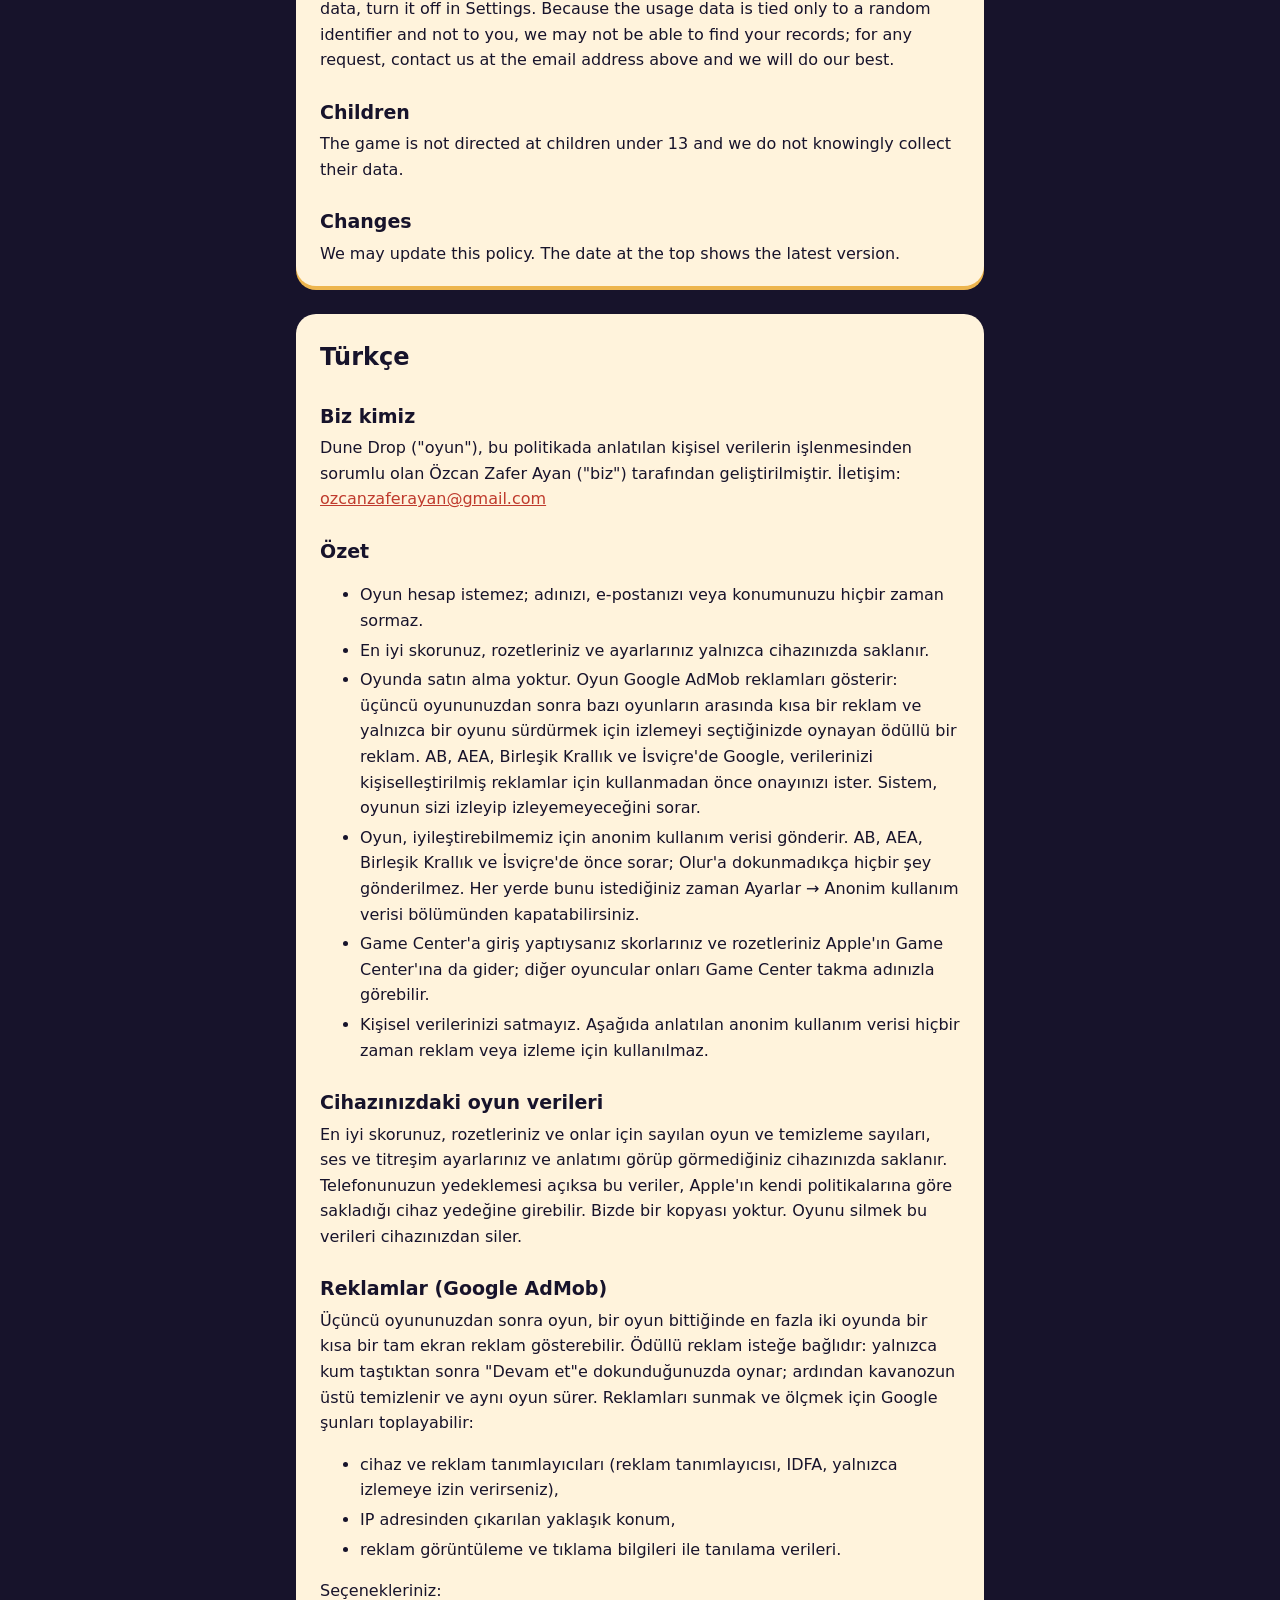
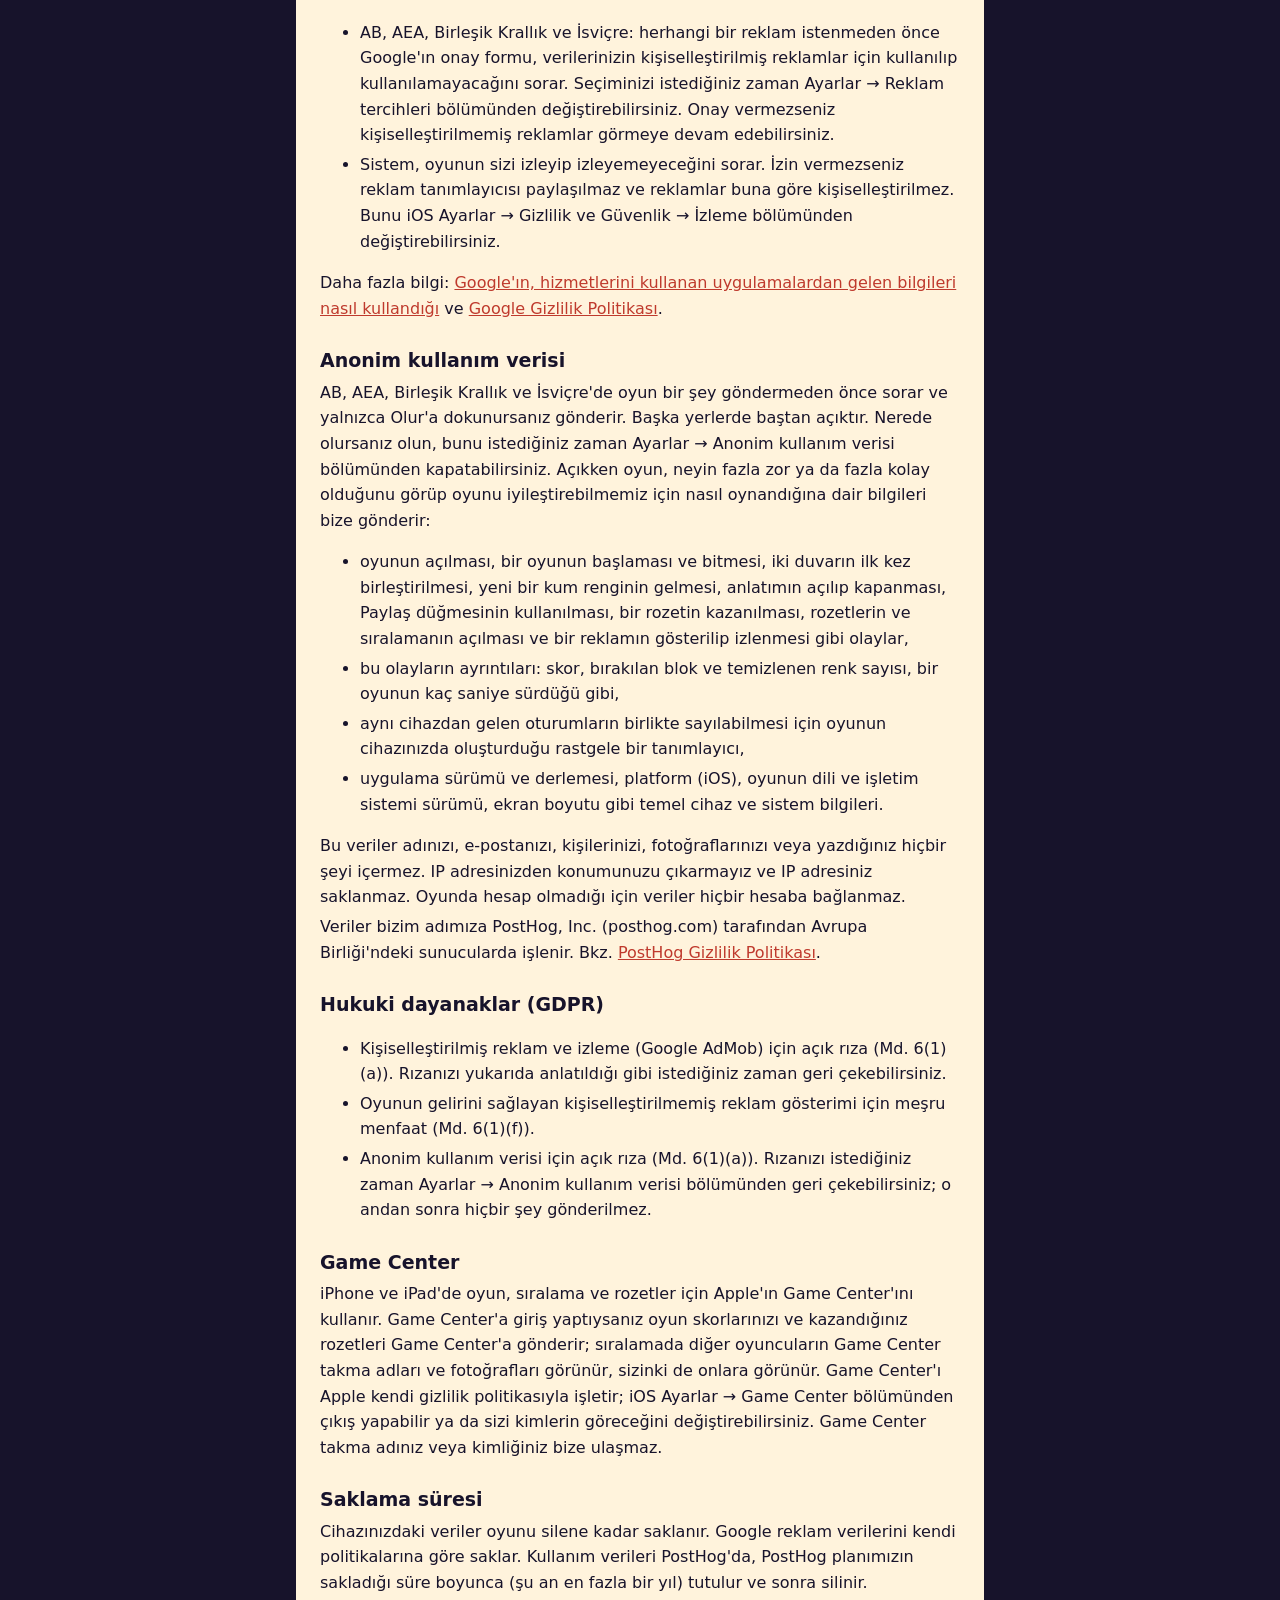
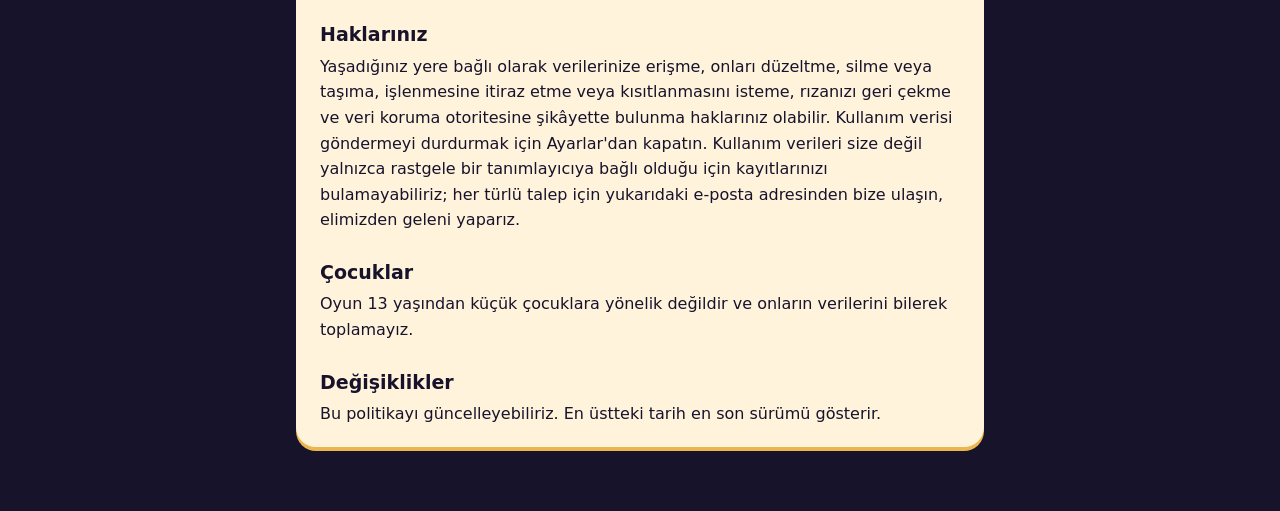
<file: dune-drop/privacy/index.html>
<!doctype html>
<html lang="en">
  <head>
    <meta charset="utf-8" />
    <meta name="viewport" content="width=device-width, initial-scale=1" />
    <title>Dune Drop – Privacy Policy</title>
    <link rel="stylesheet" href="../style.css" />
  </head>
  <body>
    <main>
      <p class="app"><a href="../">Dune Drop: Sand Puzzle</a></p>
      <h1>Privacy Policy <span>/ Gizlilik Politikası</span></h1>
      <p class="meta">Last updated / Son güncelleme: November 2026 · <a href="#en">English</a> · <a href="#tr">Türkçe</a></p>

      <section id="en" lang="en">
        <h2>English</h2>

        <h3>Who we are</h3>
        <p>Dune Drop ("the game") is developed by Özcan Zafer Ayan ("we", "us"), who is responsible for the processing of personal data described in this policy. Contact: <a href="mailto:ozcanzaferayan@gmail.com">ozcanzaferayan@gmail.com</a></p>

        <h3>Summary</h3>
        <ul>
          <li>The game needs no account and never asks for your name, email or location.</li>
          <li>Your best score, badges and settings are saved only on your device.</li>
          <li>The game has no purchases. It shows ads from Google AdMob: after your third game, a short ad between some games, and a rewarded ad that plays only when you choose to watch one to keep a game going. In the EU, EEA, UK and Switzerland, Google asks for your consent before using your data for personalized ads. The system asks whether the game may track you.</li>
          <li>The game sends anonymous usage data to help us improve it. In the EU, EEA, UK and Switzerland it asks first, and nothing is sent unless you tap Sure. Everywhere you can turn it off at any time in Settings → Anonymous usage data.</li>
          <li>If you are signed in to Game Center, your scores and badges also go to Apple's Game Center, where other players can see them with your Game Center nickname.</li>
          <li>We do not sell your personal data. The anonymous usage data described below is never used for advertising or tracking.</li>
        </ul>

        <h3>Game data on your device</h3>
        <p>Your best score, your badges and the game and clear counts behind them, your sound and vibration settings and whether you have seen the tutorial are saved on your device. If your phone's backup is on, they may be included in your device backup, which is stored by Apple under its own policies. We have no copy. Deleting the game deletes this data from your device.</p>

        <h3>Advertising (Google AdMob)</h3>
        <p>After your third game, the game may show a short full-screen ad when a game ends, at most every second game. The rewarded ad is optional: it plays only when you tap "Keep going" after the sand spills over, and then clears the top of the jar so the same game goes on. To deliver and measure ads, Google may collect:</p>
        <ul>
          <li>device and advertising identifiers (the advertising identifier, IDFA, only if you allow tracking),</li>
          <li>approximate location derived from your IP address,</li>
          <li>information about ad views and clicks, and diagnostic data.</li>
        </ul>
        <p>Your choices:</p>
        <ul>
          <li>EU, EEA, UK and Switzerland: before any ads are requested, a consent form from Google asks whether your data may be used for personalized ads. You can change your choice at any time in Settings → Ad choices. If you do not consent, you may still see non-personalized ads.</li>
          <li>The system asks whether the game may track you. If you decline, the advertising identifier is not shared and ads are not personalized based on it. You can change this in iOS Settings → Privacy &amp; Security → Tracking.</li>
        </ul>
        <p>More information: <a href="https://policies.google.com/technologies/partner-sites">How Google uses information from apps that use its services</a> and the <a href="https://policies.google.com/privacy">Google Privacy Policy</a>.</p>

        <h3>Anonymous usage data</h3>
        <p>In the EU, EEA, UK and Switzerland the game asks before sending anything, and sends only if you tap Sure. Elsewhere it is on from the start. Wherever you are, you can turn it off at any time in Settings → Anonymous usage data. When it is on, the game sends us information about how it is played, so we can see what is too hard or too easy and make the game better:</p>
        <ul>
          <li>events such as the game being opened, a game starting and ending, the first time two walls are joined, a new sand color arriving, the tutorial being opened and closed, the Share button being used, a badge being earned, the badges and rankings being opened, and whether an ad was shown or watched,</li>
          <li>details of those events, such as the score, the number of blocks dropped and colors cleared, and how many seconds a game lasted,</li>
          <li>a random identifier created by the game on your device, so that sessions from the same device can be counted together,</li>
          <li>the app version and build, the platform (iOS), the language of the game, and basic device and system information such as the operating system version and screen size.</li>
        </ul>
        <p>The data does not include your name, email, contacts, photos or anything you type. We do not work out your location from your IP address, and your IP address is not stored. The data is not linked to any account, because the game has none.</p>
        <p>The data is processed by PostHog, Inc. (posthog.com) on servers in the European Union, on our behalf. See the <a href="https://posthog.com/privacy">PostHog Privacy Policy</a>.</p>

        <h3>Legal bases (GDPR)</h3>
        <ul>
          <li>Consent (Art. 6(1)(a)) for personalized advertising and tracking (Google AdMob). You can withdraw consent at any time as described above.</li>
          <li>Legitimate interest (Art. 6(1)(f)) for showing non-personalized ads, which fund the game.</li>
          <li>Consent (Art. 6(1)(a)) for anonymous usage data. You can withdraw consent at any time in Settings → Anonymous usage data; from then on nothing more is sent.</li>
        </ul>

        <h3>Game Center</h3>
        <p>On iPhone and iPad the game uses Apple's Game Center for its rankings and badges. If you are signed in to Game Center, the game sends your scores and the badges you earn to Game Center, and the rankings show other players' Game Center nicknames and photos, and yours to them. Game Center is run by Apple under its own privacy policy; you can sign out or change who sees you in iOS Settings → Game Center. We do not receive your Game Center nickname or identifier.</p>

        <h3>Retention</h3>
        <p>Data on your device is kept until you delete the game. Google keeps advertising data under its own policies. Usage data is kept in PostHog for as long as our PostHog plan retains it (currently up to one year) and is then deleted.</p>

        <h3>Your rights</h3>
        <p>Depending on where you live, you may have the right to access, correct, delete or port your data, to object to or restrict processing, to withdraw consent, and to lodge a complaint with your data protection authority. To stop sending usage data, turn it off in Settings. Because the usage data is tied only to a random identifier and not to you, we may not be able to find your records; for any request, contact us at the email address above and we will do our best.</p>

        <h3>Children</h3>
        <p>The game is not directed at children under 13 and we do not knowingly collect their data.</p>

        <h3>Changes</h3>
        <p>We may update this policy. The date at the top shows the latest version.</p>
      </section>

      <section id="tr" lang="tr">
        <h2>Türkçe</h2>

        <h3>Biz kimiz</h3>
        <p>Dune Drop ("oyun"), bu politikada anlatılan kişisel verilerin işlenmesinden sorumlu olan Özcan Zafer Ayan ("biz") tarafından geliştirilmiştir. İletişim: <a href="mailto:ozcanzaferayan@gmail.com">ozcanzaferayan@gmail.com</a></p>

        <h3>Özet</h3>
        <ul>
          <li>Oyun hesap istemez; adınızı, e-postanızı veya konumunuzu hiçbir zaman sormaz.</li>
          <li>En iyi skorunuz, rozetleriniz ve ayarlarınız yalnızca cihazınızda saklanır.</li>
          <li>Oyunda satın alma yoktur. Oyun Google AdMob reklamları gösterir: üçüncü oyununuzdan sonra bazı oyunların arasında kısa bir reklam ve yalnızca bir oyunu sürdürmek için izlemeyi seçtiğinizde oynayan ödüllü bir reklam. AB, AEA, Birleşik Krallık ve İsviçre'de Google, verilerinizi kişiselleştirilmiş reklamlar için kullanmadan önce onayınızı ister. Sistem, oyunun sizi izleyip izleyemeyeceğini sorar.</li>
          <li>Oyun, iyileştirebilmemiz için anonim kullanım verisi gönderir. AB, AEA, Birleşik Krallık ve İsviçre'de önce sorar; Olur'a dokunmadıkça hiçbir şey gönderilmez. Her yerde bunu istediğiniz zaman Ayarlar → Anonim kullanım verisi bölümünden kapatabilirsiniz.</li>
          <li>Game Center'a giriş yaptıysanız skorlarınız ve rozetleriniz Apple'ın Game Center'ına da gider; diğer oyuncular onları Game Center takma adınızla görebilir.</li>
          <li>Kişisel verilerinizi satmayız. Aşağıda anlatılan anonim kullanım verisi hiçbir zaman reklam veya izleme için kullanılmaz.</li>
        </ul>

        <h3>Cihazınızdaki oyun verileri</h3>
        <p>En iyi skorunuz, rozetleriniz ve onlar için sayılan oyun ve temizleme sayıları, ses ve titreşim ayarlarınız ve anlatımı görüp görmediğiniz cihazınızda saklanır. Telefonunuzun yedeklemesi açıksa bu veriler, Apple'ın kendi politikalarına göre sakladığı cihaz yedeğine girebilir. Bizde bir kopyası yoktur. Oyunu silmek bu verileri cihazınızdan siler.</p>

        <h3>Reklamlar (Google AdMob)</h3>
        <p>Üçüncü oyununuzdan sonra oyun, bir oyun bittiğinde en fazla iki oyunda bir kısa bir tam ekran reklam gösterebilir. Ödüllü reklam isteğe bağlıdır: yalnızca kum taştıktan sonra "Devam et"e dokunduğunuzda oynar; ardından kavanozun üstü temizlenir ve aynı oyun sürer. Reklamları sunmak ve ölçmek için Google şunları toplayabilir:</p>
        <ul>
          <li>cihaz ve reklam tanımlayıcıları (reklam tanımlayıcısı, IDFA, yalnızca izlemeye izin verirseniz),</li>
          <li>IP adresinden çıkarılan yaklaşık konum,</li>
          <li>reklam görüntüleme ve tıklama bilgileri ile tanılama verileri.</li>
        </ul>
        <p>Seçenekleriniz:</p>
        <ul>
          <li>AB, AEA, Birleşik Krallık ve İsviçre: herhangi bir reklam istenmeden önce Google'ın onay formu, verilerinizin kişiselleştirilmiş reklamlar için kullanılıp kullanılamayacağını sorar. Seçiminizi istediğiniz zaman Ayarlar → Reklam tercihleri bölümünden değiştirebilirsiniz. Onay vermezseniz kişiselleştirilmemiş reklamlar görmeye devam edebilirsiniz.</li>
          <li>Sistem, oyunun sizi izleyip izleyemeyeceğini sorar. İzin vermezseniz reklam tanımlayıcısı paylaşılmaz ve reklamlar buna göre kişiselleştirilmez. Bunu iOS Ayarlar → Gizlilik ve Güvenlik → İzleme bölümünden değiştirebilirsiniz.</li>
        </ul>
        <p>Daha fazla bilgi: <a href="https://policies.google.com/technologies/partner-sites">Google'ın, hizmetlerini kullanan uygulamalardan gelen bilgileri nasıl kullandığı</a> ve <a href="https://policies.google.com/privacy">Google Gizlilik Politikası</a>.</p>

        <h3>Anonim kullanım verisi</h3>
        <p>AB, AEA, Birleşik Krallık ve İsviçre'de oyun bir şey göndermeden önce sorar ve yalnızca Olur'a dokunursanız gönderir. Başka yerlerde baştan açıktır. Nerede olursanız olun, bunu istediğiniz zaman Ayarlar → Anonim kullanım verisi bölümünden kapatabilirsiniz. Açıkken oyun, neyin fazla zor ya da fazla kolay olduğunu görüp oyunu iyileştirebilmemiz için nasıl oynandığına dair bilgileri bize gönderir:</p>
        <ul>
          <li>oyunun açılması, bir oyunun başlaması ve bitmesi, iki duvarın ilk kez birleştirilmesi, yeni bir kum renginin gelmesi, anlatımın açılıp kapanması, Paylaş düğmesinin kullanılması, bir rozetin kazanılması, rozetlerin ve sıralamanın açılması ve bir reklamın gösterilip izlenmesi gibi olaylar,</li>
          <li>bu olayların ayrıntıları: skor, bırakılan blok ve temizlenen renk sayısı, bir oyunun kaç saniye sürdüğü gibi,</li>
          <li>aynı cihazdan gelen oturumların birlikte sayılabilmesi için oyunun cihazınızda oluşturduğu rastgele bir tanımlayıcı,</li>
          <li>uygulama sürümü ve derlemesi, platform (iOS), oyunun dili ve işletim sistemi sürümü, ekran boyutu gibi temel cihaz ve sistem bilgileri.</li>
        </ul>
        <p>Bu veriler adınızı, e-postanızı, kişilerinizi, fotoğraflarınızı veya yazdığınız hiçbir şeyi içermez. IP adresinizden konumunuzu çıkarmayız ve IP adresiniz saklanmaz. Oyunda hesap olmadığı için veriler hiçbir hesaba bağlanmaz.</p>
        <p>Veriler bizim adımıza PostHog, Inc. (posthog.com) tarafından Avrupa Birliği'ndeki sunucularda işlenir. Bkz. <a href="https://posthog.com/privacy">PostHog Gizlilik Politikası</a>.</p>

        <h3>Hukuki dayanaklar (GDPR)</h3>
        <ul>
          <li>Kişiselleştirilmiş reklam ve izleme (Google AdMob) için açık rıza (Md. 6(1)(a)). Rızanızı yukarıda anlatıldığı gibi istediğiniz zaman geri çekebilirsiniz.</li>
          <li>Oyunun gelirini sağlayan kişiselleştirilmemiş reklam gösterimi için meşru menfaat (Md. 6(1)(f)).</li>
          <li>Anonim kullanım verisi için açık rıza (Md. 6(1)(a)). Rızanızı istediğiniz zaman Ayarlar → Anonim kullanım verisi bölümünden geri çekebilirsiniz; o andan sonra hiçbir şey gönderilmez.</li>
        </ul>

        <h3>Game Center</h3>
        <p>iPhone ve iPad'de oyun, sıralama ve rozetler için Apple'ın Game Center'ını kullanır. Game Center'a giriş yaptıysanız oyun skorlarınızı ve kazandığınız rozetleri Game Center'a gönderir; sıralamada diğer oyuncuların Game Center takma adları ve fotoğrafları görünür, sizinki de onlara görünür. Game Center'ı Apple kendi gizlilik politikasıyla işletir; iOS Ayarlar → Game Center bölümünden çıkış yapabilir ya da sizi kimlerin göreceğini değiştirebilirsiniz. Game Center takma adınız veya kimliğiniz bize ulaşmaz.</p>

        <h3>Saklama süresi</h3>
        <p>Cihazınızdaki veriler oyunu silene kadar saklanır. Google reklam verilerini kendi politikalarına göre saklar. Kullanım verileri PostHog'da, PostHog planımızın sakladığı süre boyunca (şu an en fazla bir yıl) tutulur ve sonra silinir.</p>

        <h3>Haklarınız</h3>
        <p>Yaşadığınız yere bağlı olarak verilerinize erişme, onları düzeltme, silme veya taşıma, işlenmesine itiraz etme veya kısıtlanmasını isteme, rızanızı geri çekme ve veri koruma otoritesine şikâyette bulunma haklarınız olabilir. Kullanım verisi göndermeyi durdurmak için Ayarlar'dan kapatın. Kullanım verileri size değil yalnızca rastgele bir tanımlayıcıya bağlı olduğu için kayıtlarınızı bulamayabiliriz; her türlü talep için yukarıdaki e-posta adresinden bize ulaşın, elimizden geleni yaparız.</p>

        <h3>Çocuklar</h3>
        <p>Oyun 13 yaşından küçük çocuklara yönelik değildir ve onların verilerini bilerek toplamayız.</p>

        <h3>Değişiklikler</h3>
        <p>Bu politikayı güncelleyebiliriz. En üstteki tarih en son sürümü gösterir.</p>
      </section>
    </main>
  </body>
</html>
</file>
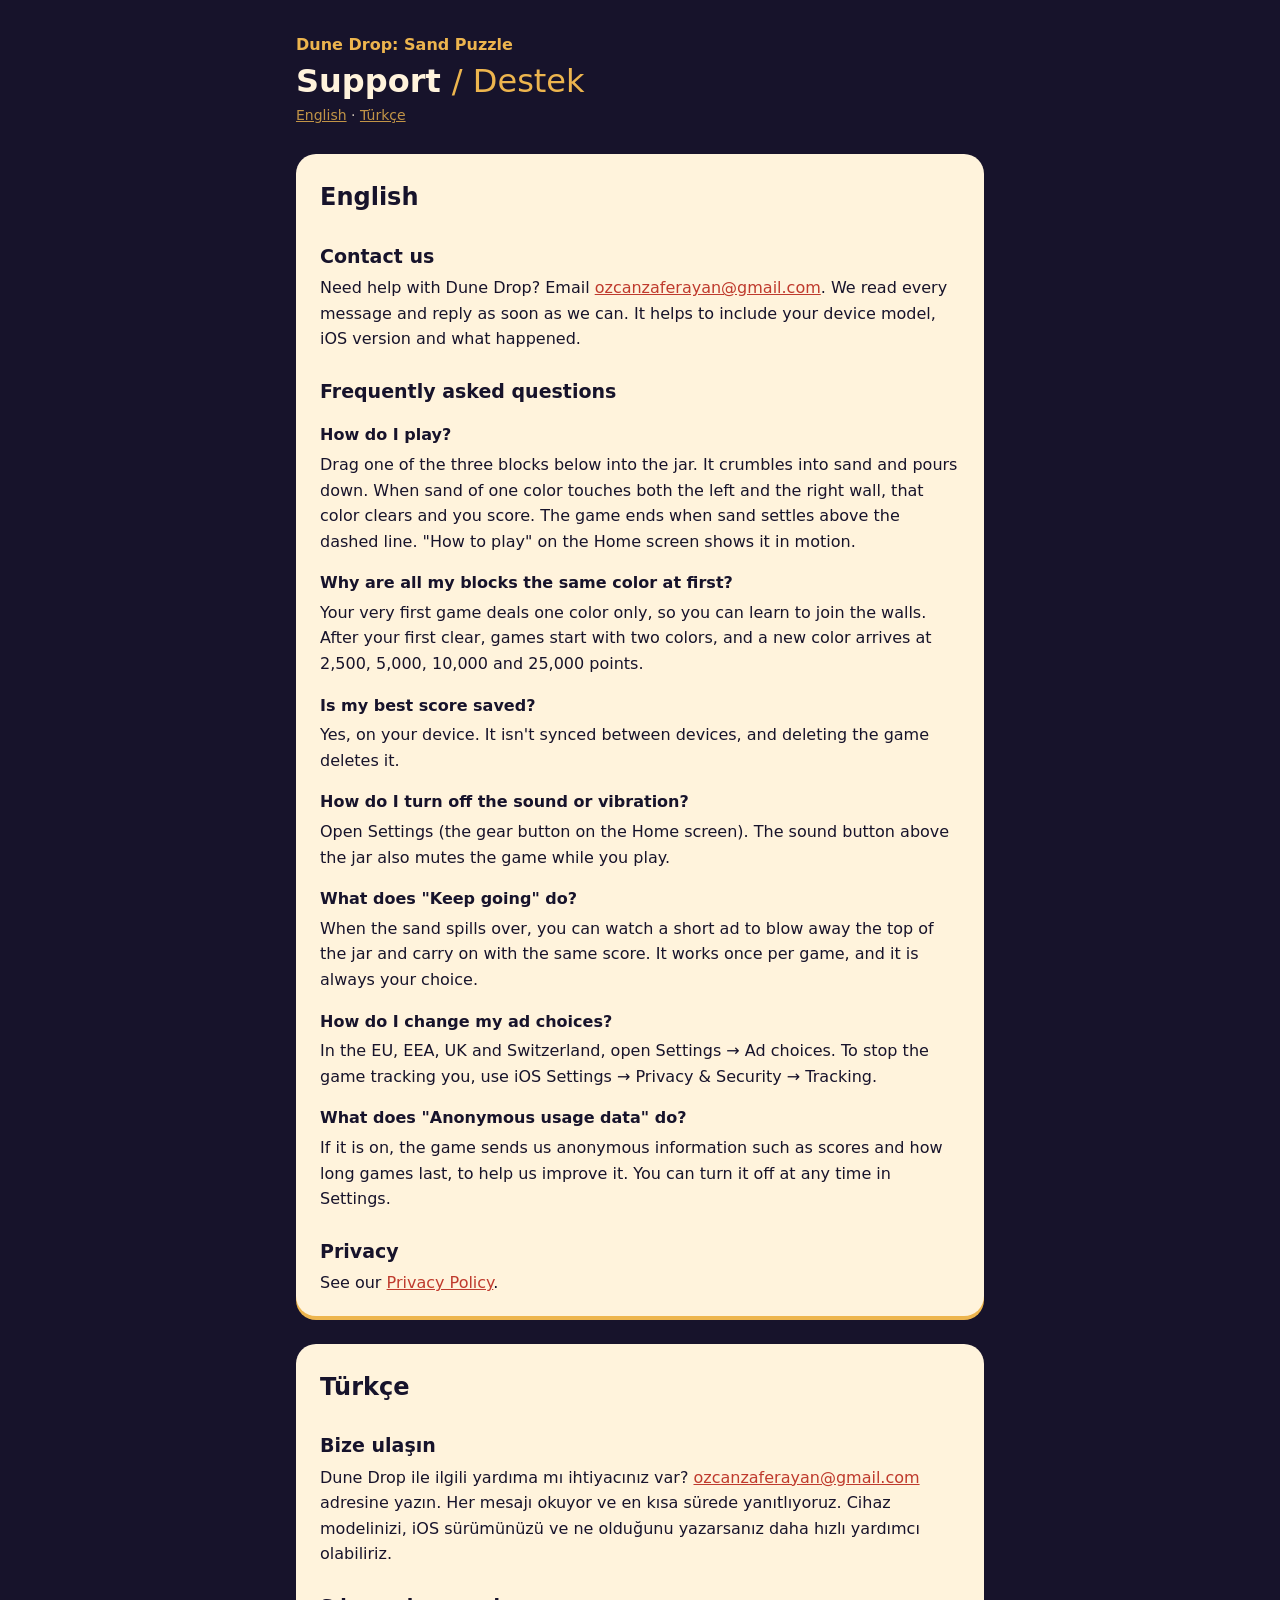
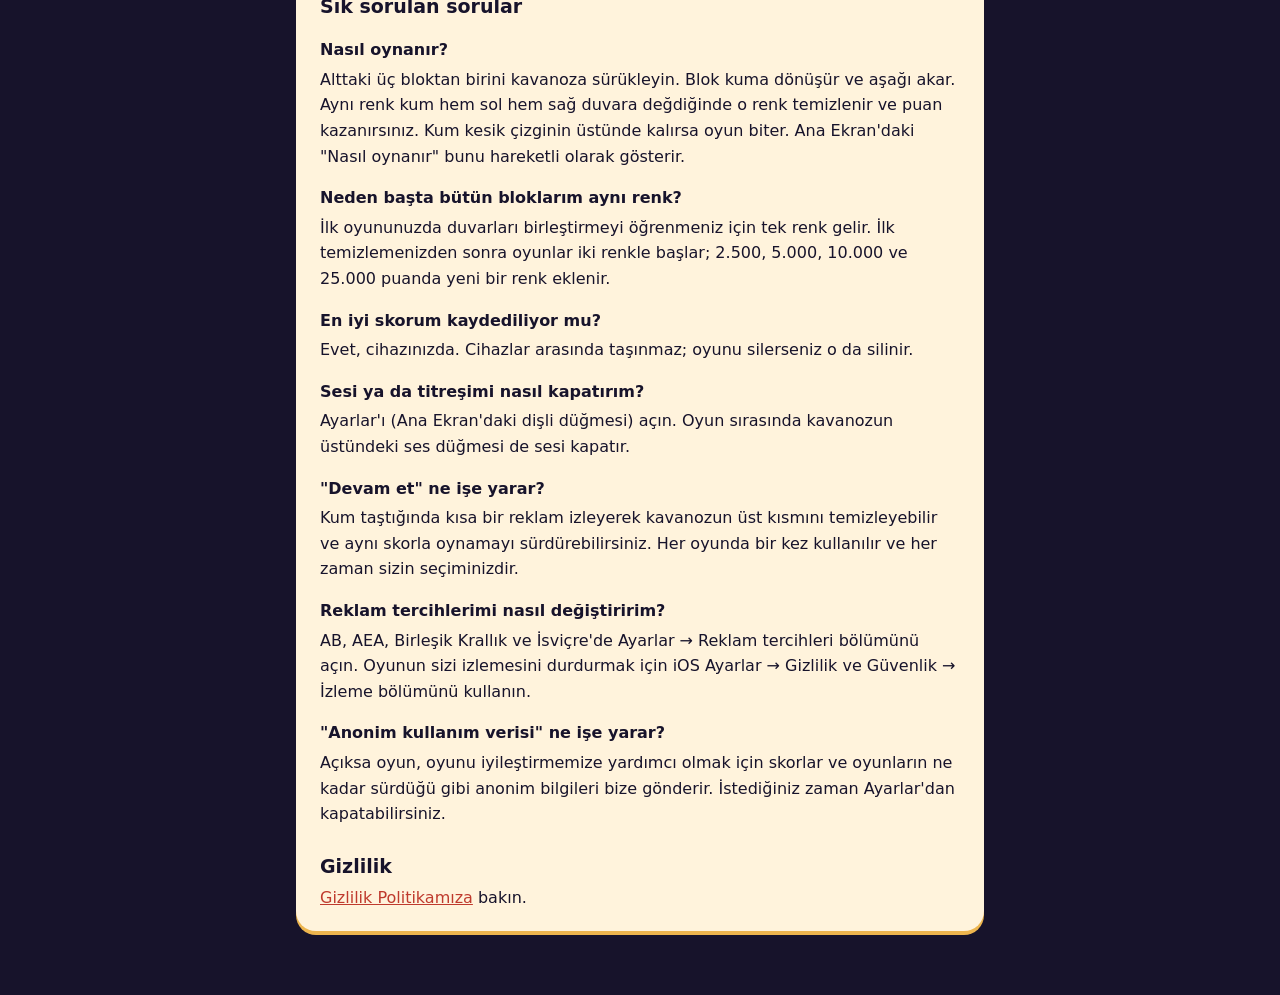
<file: dune-drop/support/index.html>
<!doctype html>
<html lang="en">
  <head>
    <meta charset="utf-8" />
    <meta name="viewport" content="width=device-width, initial-scale=1" />
    <title>Dune Drop – Support</title>
    <link rel="stylesheet" href="../style.css" />
  </head>
  <body>
    <main>
      <p class="app"><a href="../">Dune Drop: Sand Puzzle</a></p>
      <h1>Support <span>/ Destek</span></h1>
      <p class="meta"><a href="#en">English</a> · <a href="#tr">Türkçe</a></p>

      <section id="en" lang="en">
        <h2>English</h2>

        <h3>Contact us</h3>
        <p>Need help with Dune Drop? Email <a href="mailto:ozcanzaferayan@gmail.com">ozcanzaferayan@gmail.com</a>. We read every message and reply as soon as we can. It helps to include your device model, iOS version and what happened.</p>

        <h3>Frequently asked questions</h3>
        <h4>How do I play?</h4>
        <p>Drag one of the three blocks below into the jar. It crumbles into sand and pours down. When sand of one color touches both the left and the right wall, that color clears and you score. The game ends when sand settles above the dashed line. "How to play" on the Home screen shows it in motion.</p>
        <h4>Why are all my blocks the same color at first?</h4>
        <p>Your very first game deals one color only, so you can learn to join the walls. After your first clear, games start with two colors, and a new color arrives at 2,500, 5,000, 10,000 and 25,000 points.</p>
        <h4>Is my best score saved?</h4>
        <p>Yes, on your device. It isn't synced between devices, and deleting the game deletes it.</p>
        <h4>How do I turn off the sound or vibration?</h4>
        <p>Open Settings (the gear button on the Home screen). The sound button above the jar also mutes the game while you play.</p>
        <h4>What does "Keep going" do?</h4>
        <p>When the sand spills over, you can watch a short ad to blow away the top of the jar and carry on with the same score. It works once per game, and it is always your choice.</p>
        <h4>How do I change my ad choices?</h4>
        <p>In the EU, EEA, UK and Switzerland, open Settings → Ad choices. To stop the game tracking you, use iOS Settings → Privacy &amp; Security → Tracking.</p>
        <h4>What does "Anonymous usage data" do?</h4>
        <p>If it is on, the game sends us anonymous information such as scores and how long games last, to help us improve it. You can turn it off at any time in Settings.</p>

        <h3>Privacy</h3>
        <p>See our <a href="../privacy/">Privacy Policy</a>.</p>
      </section>

      <section id="tr" lang="tr">
        <h2>Türkçe</h2>

        <h3>Bize ulaşın</h3>
        <p>Dune Drop ile ilgili yardıma mı ihtiyacınız var? <a href="mailto:ozcanzaferayan@gmail.com">ozcanzaferayan@gmail.com</a> adresine yazın. Her mesajı okuyor ve en kısa sürede yanıtlıyoruz. Cihaz modelinizi, iOS sürümünüzü ve ne olduğunu yazarsanız daha hızlı yardımcı olabiliriz.</p>

        <h3>Sık sorulan sorular</h3>
        <h4>Nasıl oynanır?</h4>
        <p>Alttaki üç bloktan birini kavanoza sürükleyin. Blok kuma dönüşür ve aşağı akar. Aynı renk kum hem sol hem sağ duvara değdiğinde o renk temizlenir ve puan kazanırsınız. Kum kesik çizginin üstünde kalırsa oyun biter. Ana Ekran'daki "Nasıl oynanır" bunu hareketli olarak gösterir.</p>
        <h4>Neden başta bütün bloklarım aynı renk?</h4>
        <p>İlk oyununuzda duvarları birleştirmeyi öğrenmeniz için tek renk gelir. İlk temizlemenizden sonra oyunlar iki renkle başlar; 2.500, 5.000, 10.000 ve 25.000 puanda yeni bir renk eklenir.</p>
        <h4>En iyi skorum kaydediliyor mu?</h4>
        <p>Evet, cihazınızda. Cihazlar arasında taşınmaz; oyunu silerseniz o da silinir.</p>
        <h4>Sesi ya da titreşimi nasıl kapatırım?</h4>
        <p>Ayarlar'ı (Ana Ekran'daki dişli düğmesi) açın. Oyun sırasında kavanozun üstündeki ses düğmesi de sesi kapatır.</p>
        <h4>"Devam et" ne işe yarar?</h4>
        <p>Kum taştığında kısa bir reklam izleyerek kavanozun üst kısmını temizleyebilir ve aynı skorla oynamayı sürdürebilirsiniz. Her oyunda bir kez kullanılır ve her zaman sizin seçiminizdir.</p>
        <h4>Reklam tercihlerimi nasıl değiştiririm?</h4>
        <p>AB, AEA, Birleşik Krallık ve İsviçre'de Ayarlar → Reklam tercihleri bölümünü açın. Oyunun sizi izlemesini durdurmak için iOS Ayarlar → Gizlilik ve Güvenlik → İzleme bölümünü kullanın.</p>
        <h4>"Anonim kullanım verisi" ne işe yarar?</h4>
        <p>Açıksa oyun, oyunu iyileştirmemize yardımcı olmak için skorlar ve oyunların ne kadar sürdüğü gibi anonim bilgileri bize gönderir. İstediğiniz zaman Ayarlar'dan kapatabilirsiniz.</p>

        <h3>Gizlilik</h3>
        <p><a href="../privacy/">Gizlilik Politikamıza</a> bakın.</p>
      </section>
    </main>
  </body>
</html>
</file>
<file: artify/style.css>
/* Artify pages: the app's paper and Starry Night colours */
:root {
  --bg: #f6f2ea;
  --card: #fff;
  --ink: #121a31;
  --soft: #5a6276;
  --accent: #2148c8;
  --line: #e6dfd2;
}
@media (prefers-color-scheme: dark) {
  :root {
    --bg: #0b1224;
    --card: #141d35;
    --ink: #f3f0e8;
    --soft: #9aa4bb;
    --accent: #ffc83d;
    --line: #223053;
  }
}
* {
  box-sizing: border-box;
}
body {
  margin: 0;
  background: var(--bg);
  color: var(--ink);
  font: 16px/1.6 -apple-system, system-ui, 'Segoe UI', Roboto, sans-serif;
}
main {
  max-width: 720px;
  margin: 0 auto;
  padding: 32px 16px 64px;
}
a {
  color: var(--accent);
}
.app {
  margin: 0 0 4px;
  font-weight: 600;
}
.app a {
  color: var(--soft);
  text-decoration: none;
}
h1 {
  margin: 0;
  font-size: 32px;
  line-height: 1.2;
}
h1 span {
  color: var(--soft);
  font-weight: 400;
}
.meta {
  color: var(--soft);
  font-size: 14px;
}
section {
  margin-top: 28px;
  padding: 8px 24px 16px;
  background: var(--card);
  border-radius: 20px;
  box-shadow: 0 2px 0 var(--line);
}
h2 {
  font-size: 24px;
  margin: 16px 0 4px;
}
h3 {
  font-size: 19px;
  margin: 24px 0 4px;
}
h4 {
  font-size: 16px;
  margin: 16px 0 2px;
}
p,
li {
  margin: 4px 0;
}
.links {
  display: flex;
  flex-wrap: wrap;
  gap: 12px;
  margin-top: 20px;
}
.links a {
  padding: 10px 18px;
  border-radius: 14px;
  background: var(--card);
  box-shadow: 0 2px 0 var(--line);
  text-decoration: none;
  font-weight: 600;
}
</file>
<file: block-hunt/style.css>
/* Cat Sudoku sayfaları: oyunun kreması ve kahvesi */
:root {
  --bg: #f6f2ef;
  --card: #fff;
  --ink: #5a3a2e;
  --soft: #8b5d5b;
  --accent: #a2704d;
  --line: #efe6df;
}
* {
  box-sizing: border-box;
}
body {
  margin: 0;
  background: var(--bg);
  color: var(--ink);
  font: 16px/1.6 -apple-system, system-ui, 'Segoe UI', Roboto, sans-serif;
}
main {
  max-width: 720px;
  margin: 0 auto;
  padding: 32px 16px 64px;
}
a {
  color: var(--accent);
}
.app {
  margin: 0 0 4px;
  font-weight: 600;
}
.app a {
  color: var(--soft);
  text-decoration: none;
}
h1 {
  margin: 0;
  font-size: 32px;
  line-height: 1.2;
}
h1 span {
  color: var(--soft);
  font-weight: 400;
}
.meta {
  color: var(--soft);
  font-size: 14px;
}
section {
  margin-top: 28px;
  padding: 8px 24px 16px;
  background: var(--card);
  border-radius: 20px;
  box-shadow: 0 2px 0 var(--line);
}
h2 {
  font-size: 24px;
  margin: 16px 0 4px;
}
h3 {
  font-size: 19px;
  margin: 24px 0 4px;
}
h4 {
  font-size: 16px;
  margin: 16px 0 2px;
}
p,
li {
  margin: 4px 0;
}
.links {
  display: flex;
  flex-wrap: wrap;
  gap: 12px;
  margin-top: 20px;
}
.links a {
  padding: 10px 18px;
  border-radius: 14px;
  background: var(--card);
  box-shadow: 0 2px 0 var(--line);
  text-decoration: none;
  font-weight: 600;
}
</file>
<file: cat-sudoku/style.css>
/* Cat Sudoku sayfaları: oyunun kreması ve kahvesi */
:root {
  --bg: #f6f2ef;
  --card: #fff;
  --ink: #5a3a2e;
  --soft: #8b5d5b;
  --accent: #a2704d;
  --line: #efe6df;
}
* {
  box-sizing: border-box;
}
body {
  margin: 0;
  background: var(--bg);
  color: var(--ink);
  font: 16px/1.6 -apple-system, system-ui, 'Segoe UI', Roboto, sans-serif;
}
main {
  max-width: 720px;
  margin: 0 auto;
  padding: 32px 16px 64px;
}
a {
  color: var(--accent);
}
.app {
  margin: 0 0 4px;
  font-weight: 600;
}
.app a {
  color: var(--soft);
  text-decoration: none;
}
h1 {
  margin: 0;
  font-size: 32px;
  line-height: 1.2;
}
h1 span {
  color: var(--soft);
  font-weight: 400;
}
.meta {
  color: var(--soft);
  font-size: 14px;
}
section {
  margin-top: 28px;
  padding: 8px 24px 16px;
  background: var(--card);
  border-radius: 20px;
  box-shadow: 0 2px 0 var(--line);
}
h2 {
  font-size: 24px;
  margin: 16px 0 4px;
}
h3 {
  font-size: 19px;
  margin: 24px 0 4px;
}
h4 {
  font-size: 16px;
  margin: 16px 0 2px;
}
p,
li {
  margin: 4px 0;
}
.links {
  display: flex;
  flex-wrap: wrap;
  gap: 12px;
  margin-top: 20px;
}
.links a {
  padding: 10px 18px;
  border-radius: 14px;
  background: var(--card);
  box-shadow: 0 2px 0 var(--line);
  text-decoration: none;
  font-weight: 600;
}
</file>
<file: dune-drop/style.css>
/* Dune Drop pages: the game's night sky, sand and coral */
:root {
  --bg: #17132b;
  --card: #fff3dc;
  --ink: #17132b;
  --soft: #6b5a7e;
  --accent: #bf3a2d;
  --head: #fff3dc;
  --head-soft: #edb54e;
  --line: #edb54e;
}
* {
  box-sizing: border-box;
}
body {
  margin: 0;
  background: var(--bg);
  color: var(--ink);
  font: 16px/1.6 -apple-system, system-ui, 'Segoe UI', Roboto, sans-serif;
}
main {
  max-width: 720px;
  margin: 0 auto;
  padding: 32px 16px 64px;
}
a {
  color: var(--accent);
}
.app {
  margin: 0 0 4px;
  font-weight: 600;
  color: var(--head-soft);
}
.app a {
  color: var(--head-soft);
  text-decoration: none;
}
h1 {
  margin: 0;
  font-size: 32px;
  line-height: 1.2;
  color: var(--head);
}
h1 span {
  color: var(--head-soft);
  font-weight: 400;
}
main > p,
.meta {
  color: var(--head);
}
.meta {
  font-size: 14px;
  opacity: 0.8;
}
.meta a {
  color: var(--head-soft);
}
section {
  margin-top: 28px;
  padding: 8px 24px 16px;
  background: var(--card);
  border-radius: 20px;
  box-shadow: 0 4px 0 var(--line);
}
h2 {
  font-size: 24px;
  margin: 16px 0 4px;
}
h3 {
  font-size: 19px;
  margin: 24px 0 4px;
}
h4 {
  font-size: 16px;
  margin: 16px 0 2px;
}
p,
li {
  margin: 4px 0;
}
.links {
  display: flex;
  flex-wrap: wrap;
  gap: 12px;
  margin-top: 20px;
}
.links a {
  padding: 10px 18px;
  border-radius: 14px;
  background: var(--card);
  box-shadow: 0 4px 0 var(--line);
  color: var(--ink);
  text-decoration: none;
  font-weight: 600;
}
</file>
